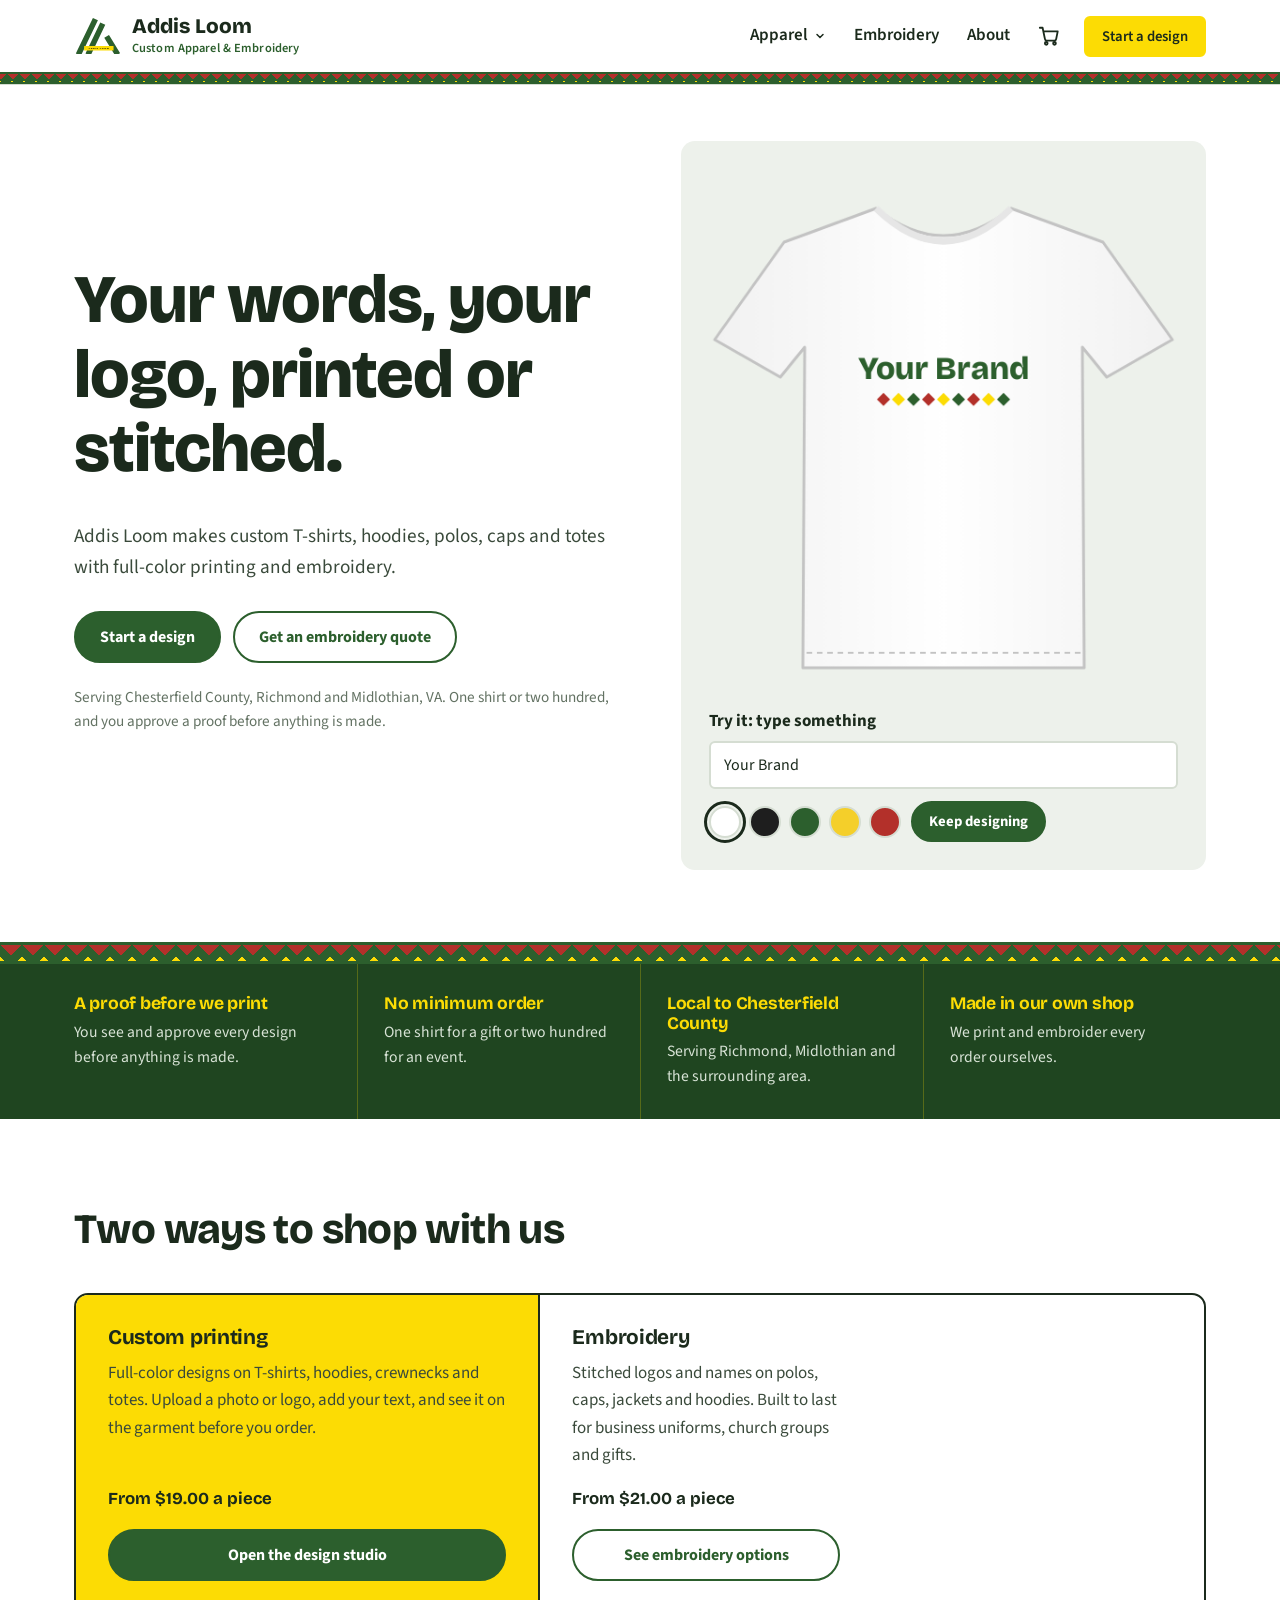
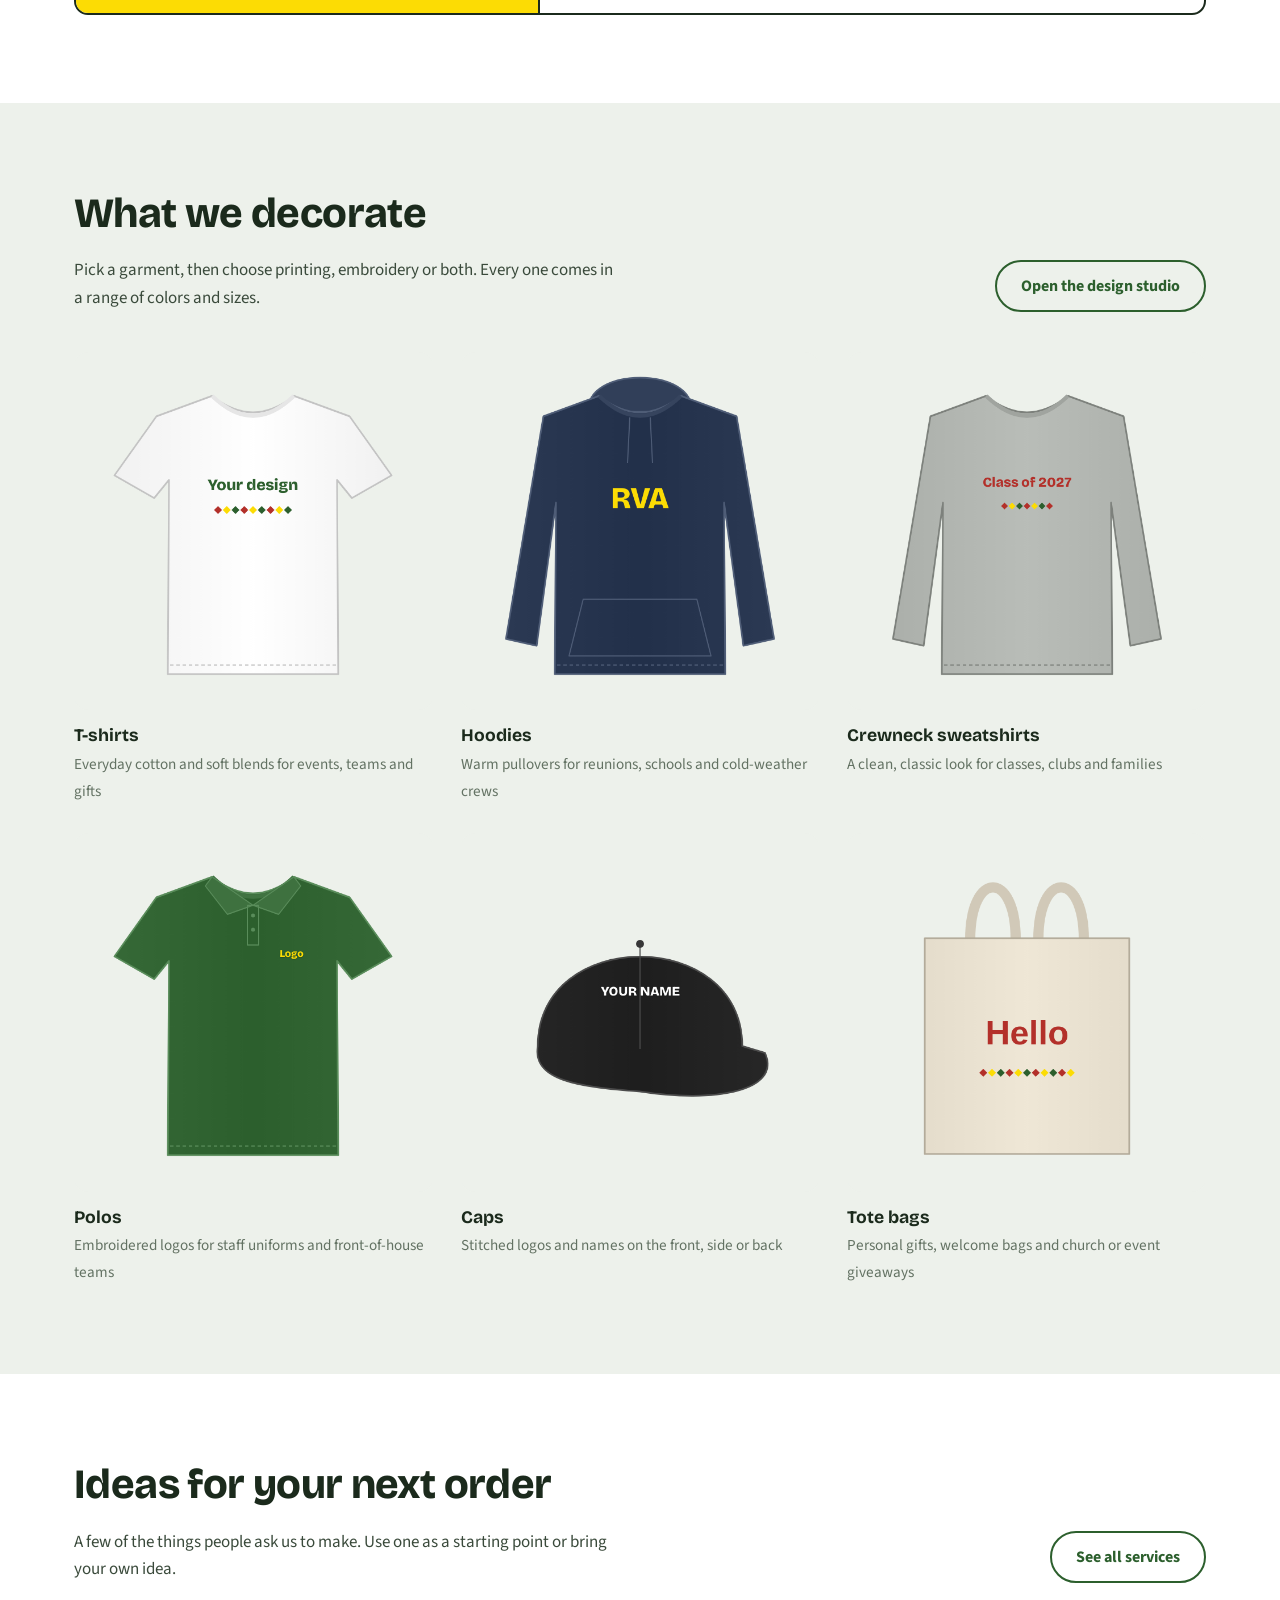
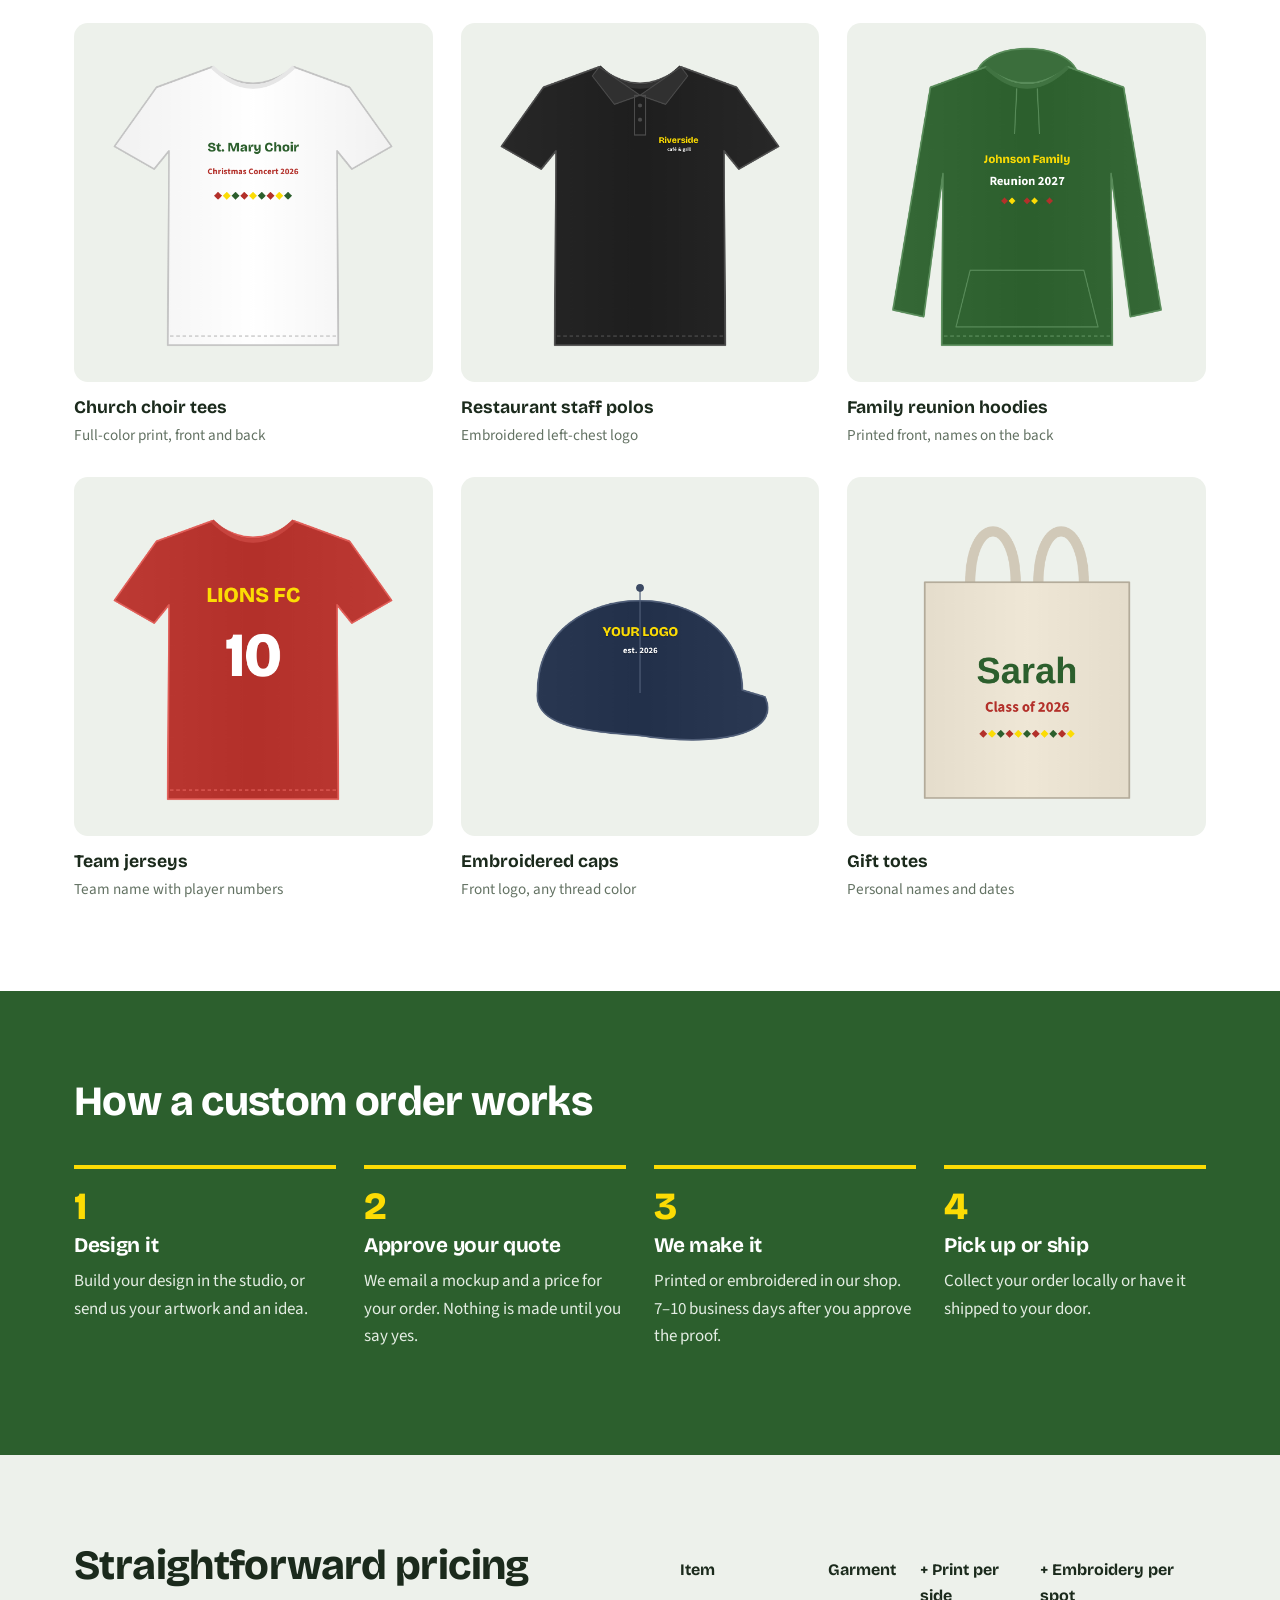
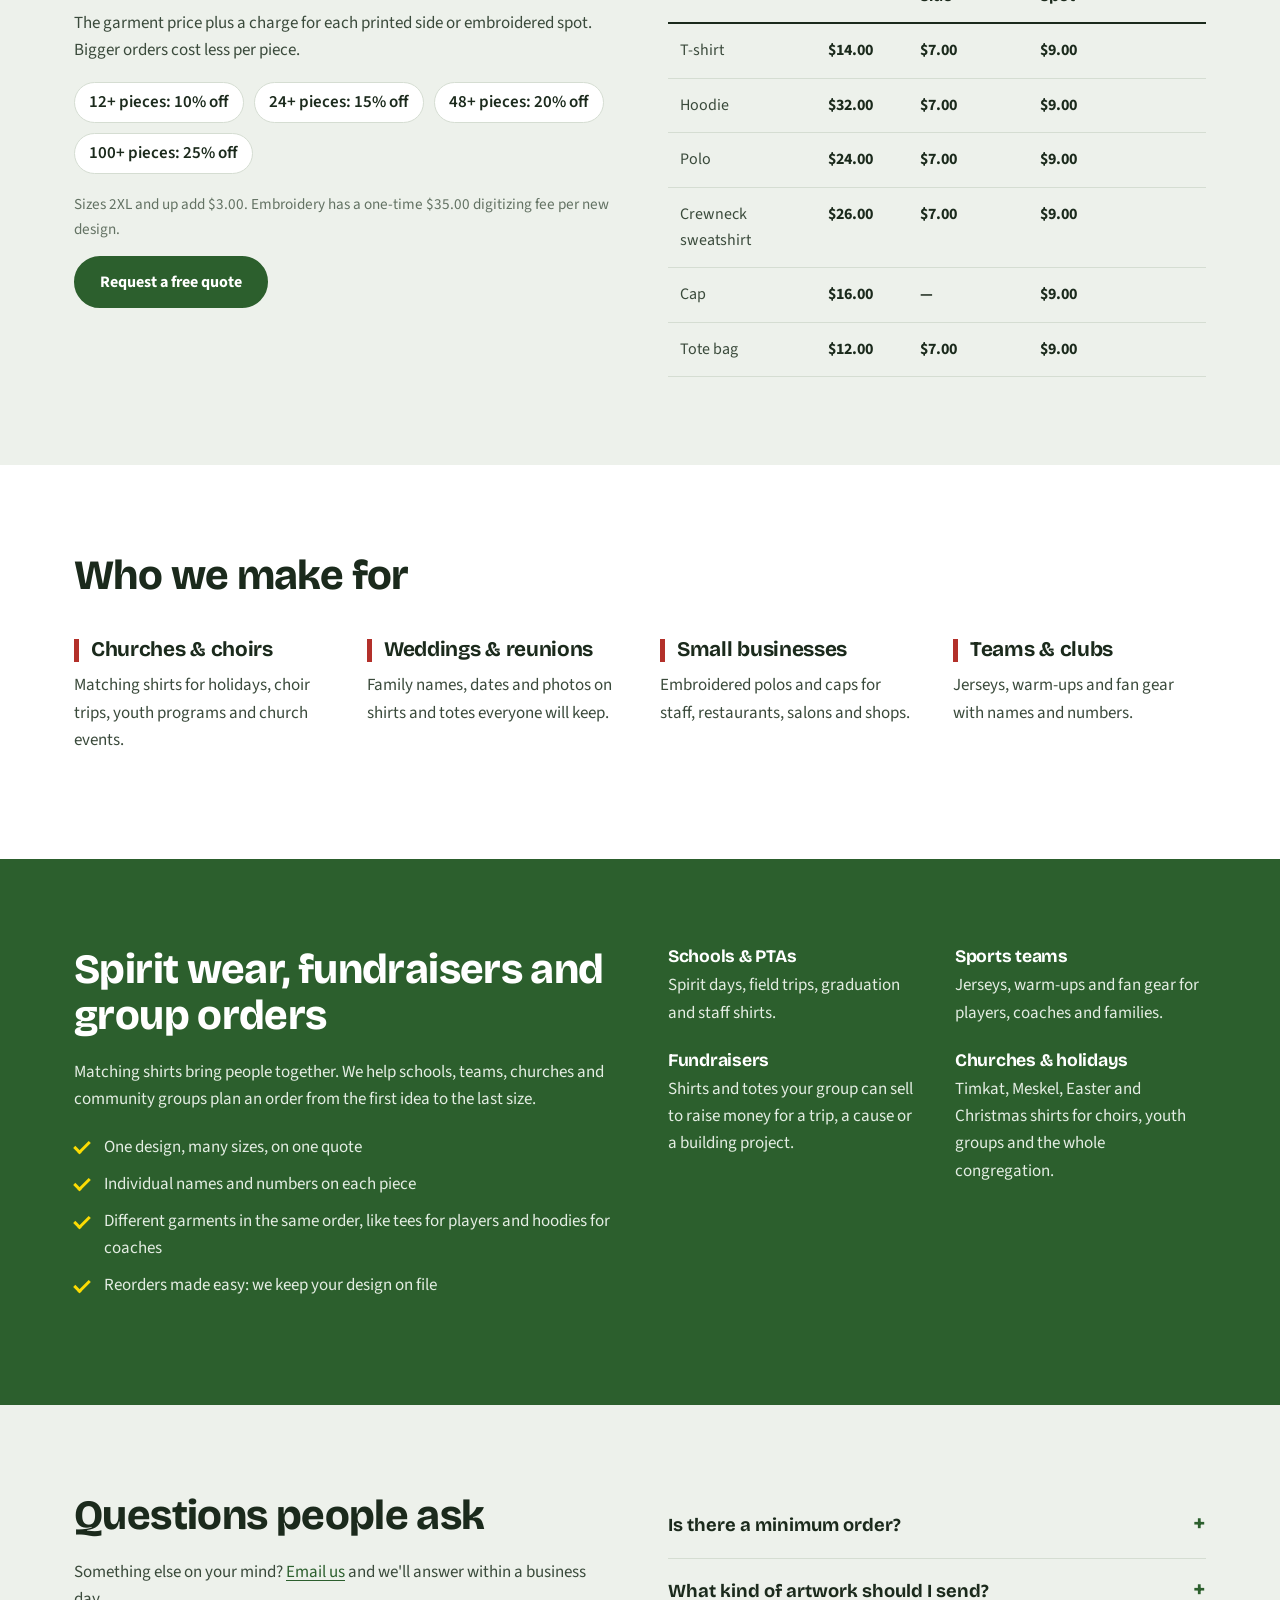
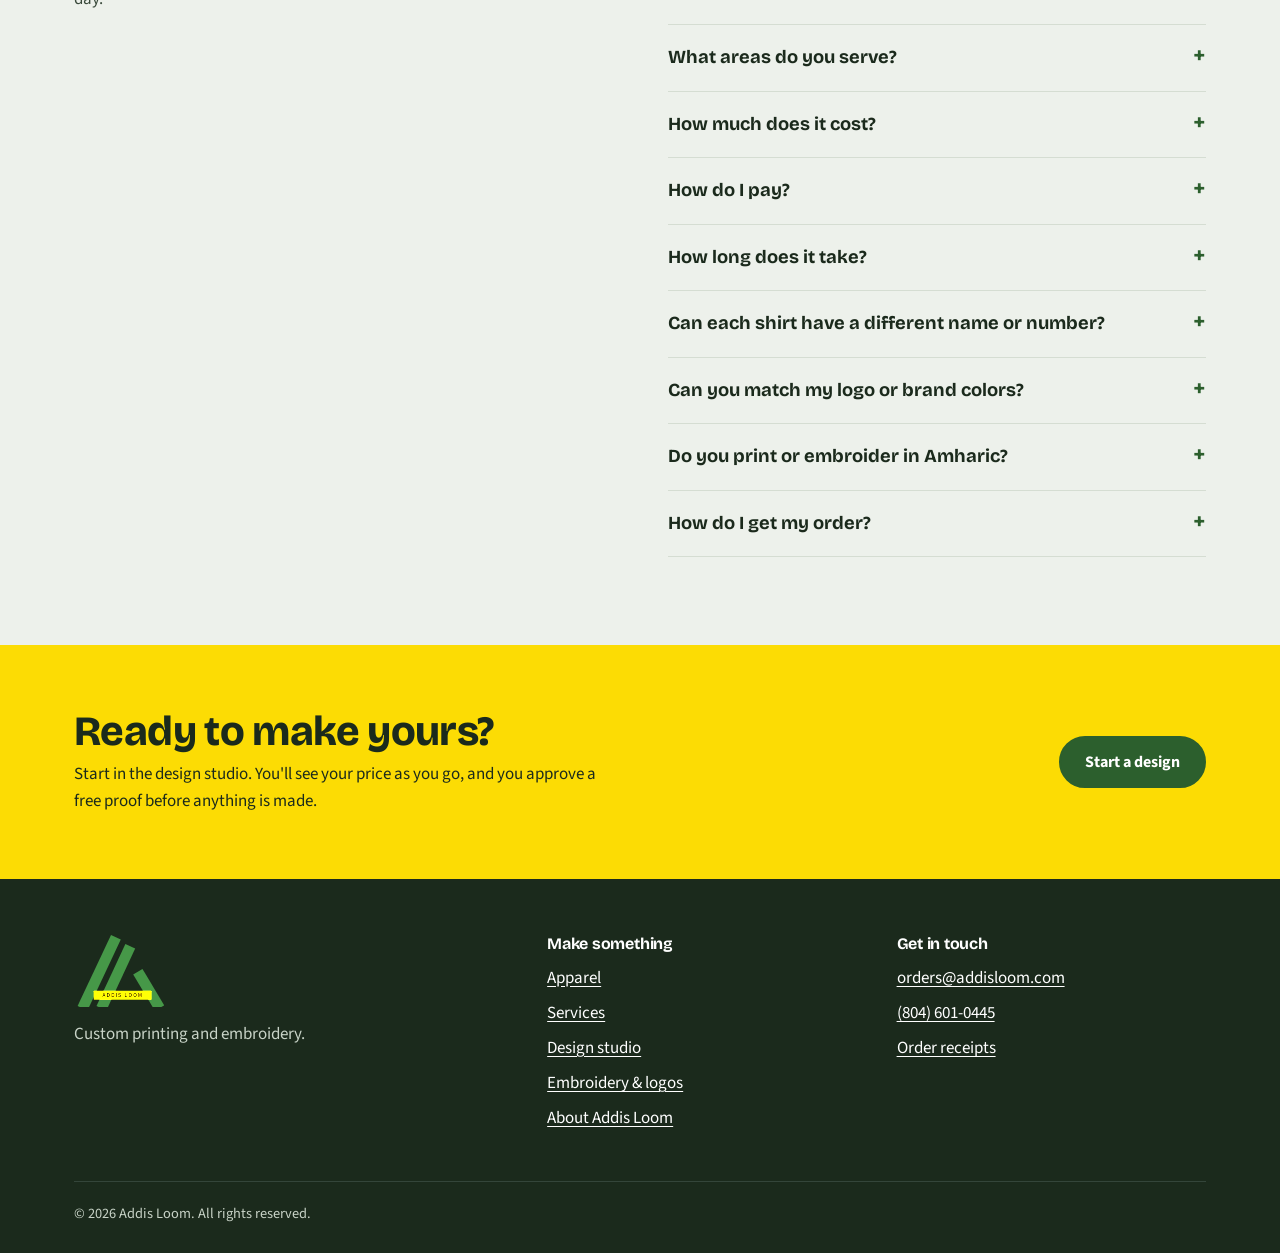
<file: index.html>
<!DOCTYPE html>
<html lang="en">
<head>
  <meta charset="UTF-8">
  <meta name="viewport" content="width=device-width, initial-scale=1.0">
  <title>Addis Loom | Custom T-Shirts, Printing &amp; Embroidery in Chesterfield, Richmond &amp; Midlothian, VA</title>
  <meta name="description" content="Custom T-shirts, hoodies, polos and caps with full-color printing and embroidery for businesses, churches, teams and families in Chesterfield County, Richmond and Midlothian, VA.">
  <meta property="og:title" content="Addis Loom — custom printing, embroidery & heritage goods">
  <meta property="og:description" content="Design your own shirts and caps with custom printing and embroidery.">
  <meta property="og:image" content="https://addisloom.com/logo.svg">
  <link rel="icon" href="assets/img/favicon.svg" type="image/svg+xml">
  <link rel="preconnect" href="https://fonts.googleapis.com">
  <link rel="preconnect" href="https://fonts.gstatic.com" crossorigin>
  <link href="https://fonts.googleapis.com/css2?family=Bricolage+Grotesque:opsz,wght@12..96,500..800&family=Source+Sans+3:wght@400;600;700&display=swap" rel="stylesheet">
  <link rel="stylesheet" href="assets/css/styles.css">
  <script type="application/ld+json">
  {
    "@context": "https://schema.org",
    "@type": "LocalBusiness",
    "name": "Addis Loom",
    "description": "Custom T-shirt printing and embroidery for businesses, churches, teams and families.",
    "url": "https://addisloom.com/",
    "logo": "https://addisloom.com/logo.svg",
    "email": "orders@addisloom.com",
    "areaServed": [
      { "@type": "AdministrativeArea", "name": "Chesterfield County, VA" },
      { "@type": "City", "name": "Richmond, VA" },
      { "@type": "City", "name": "Midlothian, VA" }
    ]
  }
  </script>
</head>
<body data-page="home">
  <header id="site-header"></header>

  <main id="main">
    <section class="hero">
      <div class="wrap hero-grid">
        <div>
          <h1>Your words, your logo, printed or stitched.</h1>
          <p class="lede">Addis Loom makes custom T-shirts, hoodies, polos, caps and totes with full-color printing and embroidery.</p>
          <div class="actions">
            <a class="btn" href="design.html">Start a design</a>
            <a class="btn ghost" href="embroidery.html">Get an embroidery quote</a>
          </div>
          <p class="muted">Serving Chesterfield County, Richmond and Midlothian, VA. One shirt or two hundred, and you approve a proof before anything is made.</p>
        </div>

        <div class="hero-try">
          <canvas id="heroShirt" width="500" height="560" aria-label="Preview of a T-shirt with your text"></canvas>
          <label for="heroText" style="margin-top:14px">Try it: type something</label>
          <input id="heroText" type="text" maxlength="28" value="Your Brand" autocomplete="off">
          <div class="row">
            <div class="swatch-row" id="heroSwatches" role="group" aria-label="Shirt color"></div>
            <a class="btn small" id="heroGo" href="design.html">Keep designing</a>
          </div>
        </div>
      </div>
    </section>

    <div class="tibeb" aria-hidden="true"></div>

    <section class="band-dark" aria-label="What you can count on">
      <div class="wrap commitments">
        <div><h3>A proof before we print</h3><p>You see and approve every design before anything is made.</p></div>
        <div><h3>No minimum order</h3><p>One shirt for a gift or two hundred for an event.</p></div>
        <div><h3>Local to Chesterfield County</h3><p>Serving Richmond, Midlothian and the surrounding area.</p></div>
        <div><h3>Made in our own shop</h3><p>We print and embroider every order ourselves.</p></div>
      </div>
    </section>

    <section class="section">
      <div class="wrap">
        <div class="section-head">
          <h2>Two ways to shop with us</h2>
        </div>
        <div class="paths">
          <div class="path lead">
            <h3>Custom printing</h3>
            <p>Full-color designs on T-shirts, hoodies, crewnecks and totes. Upload a photo or logo, add your text, and see it on the garment before you order.</p>
            <div class="from" id="fromPrint"></div>
            <a class="btn" href="design.html">Open the design studio</a>
          </div>
          <div class="path">
            <h3>Embroidery</h3>
            <p>Stitched logos and names on polos, caps, jackets and hoodies. Built to last for business uniforms, church groups and gifts.</p>
            <div class="from" id="fromEmb"></div>
            <a class="btn ghost" href="embroidery.html">See embroidery options</a>
          </div>
        </div>
      </div>
    </section>

    <section class="section mist">
      <div class="wrap">
        <div class="section-head row">
          <div>
            <h2>What we decorate</h2>
            <p style="margin:0">Pick a garment, then choose printing, embroidery or both. Every one comes in a range of colors and sizes.</p>
          </div>
          <a class="btn ghost" href="design.html">Open the design studio</a>
        </div>
        <div class="cat-grid">
          <a class="cat-card" href="design.html?garment=tee"><div class="work-media"><canvas data-idea="cat-tee" width="500" height="560" role="img" aria-label="White T-shirt with a printed design"></canvas></div><strong>T-shirts</strong><span>Everyday cotton and soft blends for events, teams and gifts</span></a>
          <a class="cat-card" href="design.html?garment=hoodie"><div class="work-media"><canvas data-idea="cat-hoodie" width="500" height="560" role="img" aria-label="Navy hoodie with a printed design"></canvas></div><strong>Hoodies</strong><span>Warm pullovers for reunions, schools and cold-weather crews</span></a>
          <a class="cat-card" href="design.html?garment=crew"><div class="work-media"><canvas data-idea="cat-crew" width="500" height="560" role="img" aria-label="Grey crewneck sweatshirt with a printed design"></canvas></div><strong>Crewneck sweatshirts</strong><span>A clean, classic look for classes, clubs and families</span></a>
          <a class="cat-card" href="design.html?garment=polo&amp;method=embroidery"><div class="work-media"><canvas data-idea="cat-polo" width="500" height="560" role="img" aria-label="Green polo with an embroidered chest logo"></canvas></div><strong>Polos</strong><span>Embroidered logos for staff uniforms and front-of-house teams</span></a>
          <a class="cat-card" href="design.html?garment=cap&amp;method=embroidery"><div class="work-media"><canvas data-idea="cat-cap" width="500" height="560" role="img" aria-label="Black cap with an embroidered name"></canvas></div><strong>Caps</strong><span>Stitched logos and names on the front, side or back</span></a>
          <a class="cat-card" href="design.html?garment=tote"><div class="work-media"><canvas data-idea="cat-tote" width="500" height="560" role="img" aria-label="Natural tote bag with a printed name"></canvas></div><strong>Tote bags</strong><span>Personal gifts, welcome bags and church or event giveaways</span></a>
        </div>
      </div>
    </section>

    <section class="section">
      <div class="wrap">
        <div class="section-head row">
          <div>
            <h2 id="workHead">Ideas for your next order</h2>
            <p style="margin:0">A few of the things people ask us to make. Use one as a starting point or bring your own idea.</p>
          </div>
          <a class="btn ghost" href="services.html">See all services</a>
        </div>
        <div class="work-grid" data-work="6" data-head-id="workHead"></div>
      </div>
    </section>

    <section class="section forest">
      <div class="wrap">
        <div class="section-head">
          <h2>How a custom order works</h2>
        </div>
        <ol class="steps">
          <li><h3>Design it</h3><p>Build your design in the studio, or send us your artwork and an idea.</p></li>
          <li><h3>Approve your quote</h3><p>We email a mockup and a price for your order. Nothing is made until you say yes.</p></li>
          <li><h3>We make it</h3><p>Printed or embroidered in our shop. <span id="turnaround"></span>.</p></li>
          <li><h3>Pick up or ship</h3><p>Collect your order locally or have it shipped to your door.</p></li>
        </ol>
      </div>
    </section>

    <section class="section mist">
      <div class="wrap split" style="align-items:start">
        <div>
          <h2 id="priceHead">Straightforward pricing</h2>
          <p id="priceIntro">The garment price plus a charge for each printed side or embroidered spot. Bigger orders cost less per piece.</p>
          <div class="tiers" id="tiers"></div>
          <p class="muted" style="margin-top:18px" id="pricingNotes"></p>
          <a class="btn" id="quoteBtn" href="contact.html" hidden>Request a free quote</a>
        </div>
        <div class="table-scroll" id="priceBox">
          <table class="price-table" id="priceTable">
            <thead><tr><th>Item</th><th>Garment</th><th>+ Print per side</th><th>+ Embroidery per spot</th></tr></thead>
            <tbody></tbody>
          </table>
        </div>
      </div>
    </section>

    <section class="section">
      <div class="wrap">
        <div class="section-head"><h2>Who we make for</h2></div>
        <div class="groups">
          <div><h3>Churches &amp; choirs</h3><p>Matching shirts for holidays, choir trips, youth programs and church events.</p></div>
          <div><h3>Weddings &amp; reunions</h3><p>Family names, dates and photos on shirts and totes everyone will keep.</p></div>
          <div><h3>Small businesses</h3><p>Embroidered polos and caps for staff, restaurants, salons and shops.</p></div>
          <div><h3>Teams &amp; clubs</h3><p>Jerseys, warm-ups and fan gear with names and numbers.</p></div>
        </div>
      </div>
    </section>

    <section class="section forest">
      <div class="wrap split" style="align-items:start">
        <div>
          <h2>Spirit wear, fundraisers and group orders</h2>
          <p>Matching shirts bring people together. We help schools, teams, churches and community groups plan an order from the first idea to the last size.</p>
          <ul class="check-list" style="margin-top:20px">
            <li>One design, many sizes, on one quote</li>
            <li>Individual names and numbers on each piece</li>
            <li>Different garments in the same order, like tees for players and hoodies for coaches</li>
            <li>Reorders made easy: we keep your design on file</li>
          </ul>
        </div>
        <div class="spirit-list" style="margin-top:0">
          <div><h3>Schools &amp; PTAs</h3><p>Spirit days, field trips, graduation and staff shirts.</p></div>
          <div><h3>Sports teams</h3><p>Jerseys, warm-ups and fan gear for players, coaches and families.</p></div>
          <div><h3>Fundraisers</h3><p>Shirts and totes your group can sell to raise money for a trip, a cause or a building project.</p></div>
          <div><h3>Churches &amp; holidays</h3><p>Timkat, Meskel, Easter and Christmas shirts for choirs, youth groups and the whole congregation.</p></div>
        </div>
      </div>
    </section>

    <section class="section forest" data-reviews-section>
      <div class="wrap">
        <div class="section-head"><h2>What customers say</h2></div>
        <div class="reviews" data-reviews></div>
      </div>
    </section>

    <section class="section mist">
      <div class="wrap split" style="align-items:start">
        <div>
          <h2>Questions people ask</h2>
          <p>Something else on your mind? <a data-email href="#">Email us</a> and we'll answer within a business day.</p>
        </div>
        <div class="faq">
          <details><summary>Is there a minimum order?</summary><p>No. Printed items can be ordered one at a time. Embroidery is also available from one piece; a one-time digitizing fee applies to each new design.</p></details>
          <details><summary>What kind of artwork should I send?</summary><p>A high-resolution PNG, PDF, SVG or AI file works best. A phone photo of a sketch is fine for a starting point — we'll clean it up and send a proof.</p></details>
          <details><summary>What areas do you serve?</summary><p>We're based in Chesterfield County and serve customers across Richmond, Midlothian and the surrounding area. Orders can also be shipped.</p></details>
          <details><summary>How much does it cost?</summary><p>It depends on the garment, the number of pieces, and how many colors and placements your design has. Send your design or idea and we'll reply with a free quote within one business day. Larger orders cost less per piece.</p></details>
          <details><summary>How do I pay?</summary><p>After you approve your quote and proof, we email you a secure Stripe invoice that you can pay online by card. You don't need an account. If you've saved your details with Stripe's Link before, just enter your email and a one-time code to check out faster.</p></details>
          <details><summary>How long does it take?</summary><p id="faqTurn"></p></details>
          <details><summary>Can each shirt have a different name or number?</summary><p>Yes. Send a list of names, numbers and sizes with your order and we'll put each one on its own piece. It's popular for teams, choirs and family reunions.</p></details>
          <details><summary>Can you match my logo or brand colors?</summary><p>We match your colors as closely as ink and thread allow, and you'll see the result on your proof before anything is made.</p></details>
          <details><summary>Do you print or embroider in Amharic?</summary><p>Yes. You can type Amharic in the design studio or send us the text, and you'll see exactly how it looks on your proof.</p></details>
          <details><summary>How do I get my order?</summary><p>When your order is ready, we'll contact you to arrange a local pick-up in the Chesterfield County area, or ship it to your door.</p></details>
        </div>
      </div>
    </section>
    <section class="cta-band">
      <div class="wrap">
        <div>
          <h2>Ready to make yours?</h2>
          <p>Start in the design studio. You'll see your price as you go, and you approve a free proof before anything is made.</p>
        </div>
        <div class="actions">
          <a class="btn" href="design.html">Start a design</a>
        </div>
      </div>
    </section>
  </main>

  <footer id="site-footer"></footer>

  <script src="assets/js/config.js"></script>
  <script src="assets/js/site.js"></script>
  <script>
  (function () {
    const { config: C, money, drawGarment, AREAS } = window.Addis;
    // Price hooks
    const g = C.garments, m = C.methods;
    const minPrint = Math.min(...Object.values(g).filter((x) => x.printOk !== false).map((x) => x.base)) + m.print.perSide;
    const minEmb = Math.min(...Object.values(g).filter((x) => x.embroideryOk).map((x) => x.base)) + m.embroidery.perLocation;
    const priced = C.showPrices;
    document.getElementById("fromPrint").textContent = priced ? "From " + money(minPrint) + " a piece" : "Free quote, no minimum";
    document.getElementById("fromEmb").textContent = priced ? "From " + money(minEmb) + " a piece" : "Free quote, no minimum";
    document.getElementById("turnaround").textContent = C.turnaround.charAt(0).toUpperCase() + C.turnaround.slice(1);
    document.getElementById("faqTurn").textContent = "Usually " + C.turnaround + ". " + C.rushNote;

    if (!priced) {
      document.getElementById("priceHead").textContent = "Pricing built around your order";
      document.getElementById("priceIntro").textContent = "Every order is different, so we quote each one. Your price depends on the garment, how many pieces you need, and how many colors and placements your design has. Larger orders cost less per piece.";
      document.getElementById("pricingNotes").textContent = "Send your design or idea and you'll have a free quote within one business day.";
      document.getElementById("priceBox").innerHTML = `<ul class="check-list" style="font-size:1.05rem">
        <li>Free quotes, no obligation</li><li>No minimum order</li><li>Lower prices on larger orders</li><li>A mockup to approve before anything is made</li></ul>`;
      document.getElementById("quoteBtn").hidden = false;
    } else {
    const tbody = document.querySelector("#priceTable tbody");
    tbody.innerHTML = Object.values(g).map((x) => `<tr><td>${x.label}</td><td class="num">${money(x.base)}</td><td class="num">${x.printOk === false ? "—" : money(m.print.perSide)}</td><td class="num">${x.embroideryOk ? money(m.embroidery.perLocation) : "—"}</td></tr>`).join("");
    document.getElementById("tiers").innerHTML = C.quantityDiscounts.map((d) => `<span class="tier">${d.min}+ pieces: ${Math.round(d.off * 100)}% off</span>`).join("");
    document.getElementById("pricingNotes").textContent = `Sizes 2XL and up add ${money(C.plusSizeUpcharge)}. Embroidery has a one-time ${money(m.embroidery.setup)} digitizing fee per new design.`;
    }

    // Hero try-on
    const cv = document.getElementById("heroShirt"), ctx = cv.getContext("2d");
    const input = document.getElementById("heroText");
    const picks = C.colors.slice(0, 5);
    let color = picks[0].hex;
    const sw = document.getElementById("heroSwatches");
    picks.forEach((c, i) => {
      const b = document.createElement("button");
      b.className = "swatch"; b.style.background = c.hex; b.type = "button";
      b.setAttribute("aria-label", c.name); b.setAttribute("aria-pressed", i === 0);
      b.onclick = () => { color = c.hex; sw.querySelectorAll(".swatch").forEach((s) => s.setAttribute("aria-pressed", s === b)); draw(); };
      sw.appendChild(b);
    });
    function draw() {
      ctx.clearRect(0, 0, 500, 560);
      drawGarment(ctx, "tee", color, "front");
      const [x, y, w, h] = AREAS.tee.front;
      const text = input.value.trim() || " ";
      const ink = window.Addis.isDark(color) ? "#FCDC04" : "#2C5F2D";
      let size = 64;
      ctx.font = `800 ${size}px "Bricolage Grotesque", sans-serif`;
      while (ctx.measureText(text).width > w + 20 && size > 18) { size -= 2; ctx.font = `800 ${size}px "Bricolage Grotesque", sans-serif`; }
      ctx.fillStyle = ink; ctx.textAlign = "center"; ctx.textBaseline = "middle";
      ctx.fillText(text, x + w / 2, y + 90);
      // small tibeb stripe under the text
      const sy = y + 90 + size * 0.7;
      for (let i = 0; i < 9; i++) {
        ctx.fillStyle = ["#B3302A", "#FCDC04", "#2C5F2D"][i % 3];
        ctx.beginPath(); const cx = x + w / 2 - 64 + i * 16;
        ctx.moveTo(cx, sy); ctx.lineTo(cx + 7, sy + 7); ctx.lineTo(cx, sy + 14); ctx.lineTo(cx - 7, sy + 7); ctx.closePath(); ctx.fill();
      }
      document.getElementById("heroGo").href = "design.html?text=" + encodeURIComponent(input.value) + "&color=" + encodeURIComponent(color);
    }
    input.addEventListener("input", draw);
    (document.fonts ? document.fonts.ready : Promise.resolve()).then(draw);
    draw();
  })();
  </script>
</body>
</html>
</file>
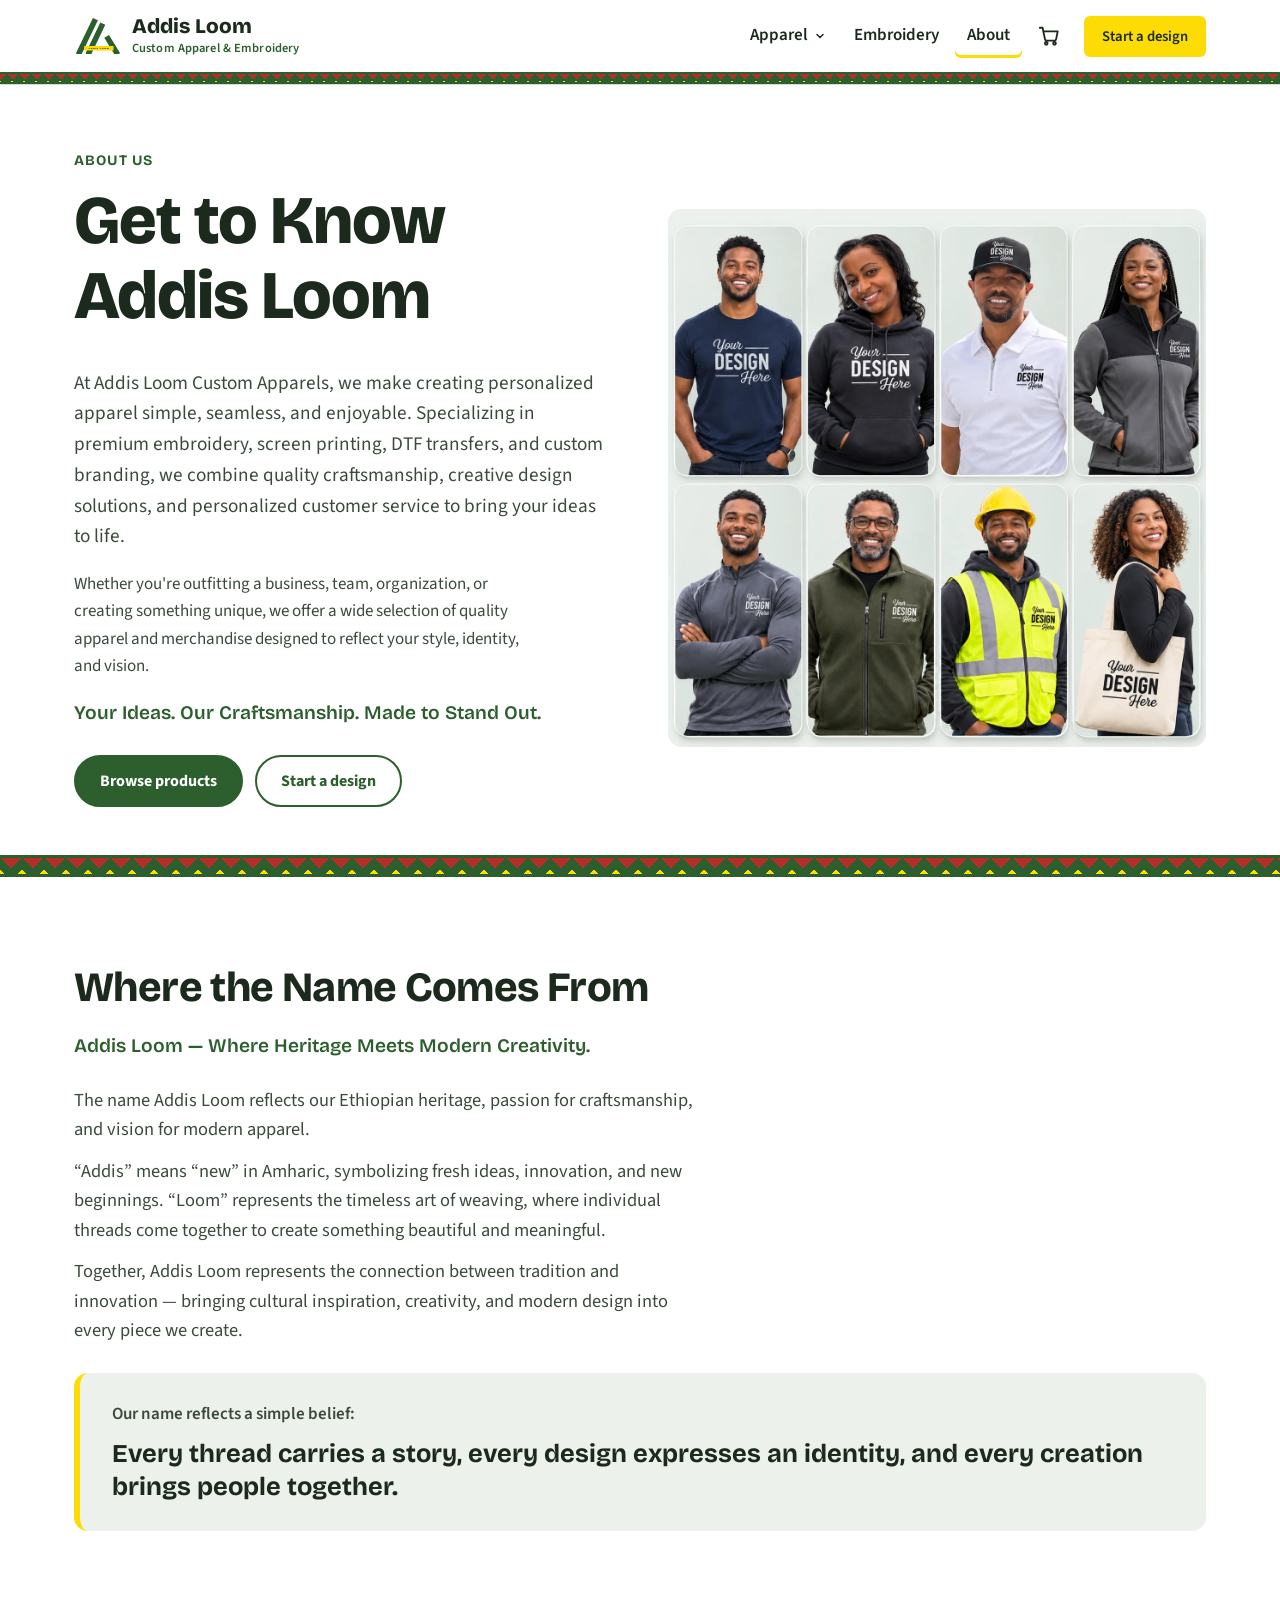
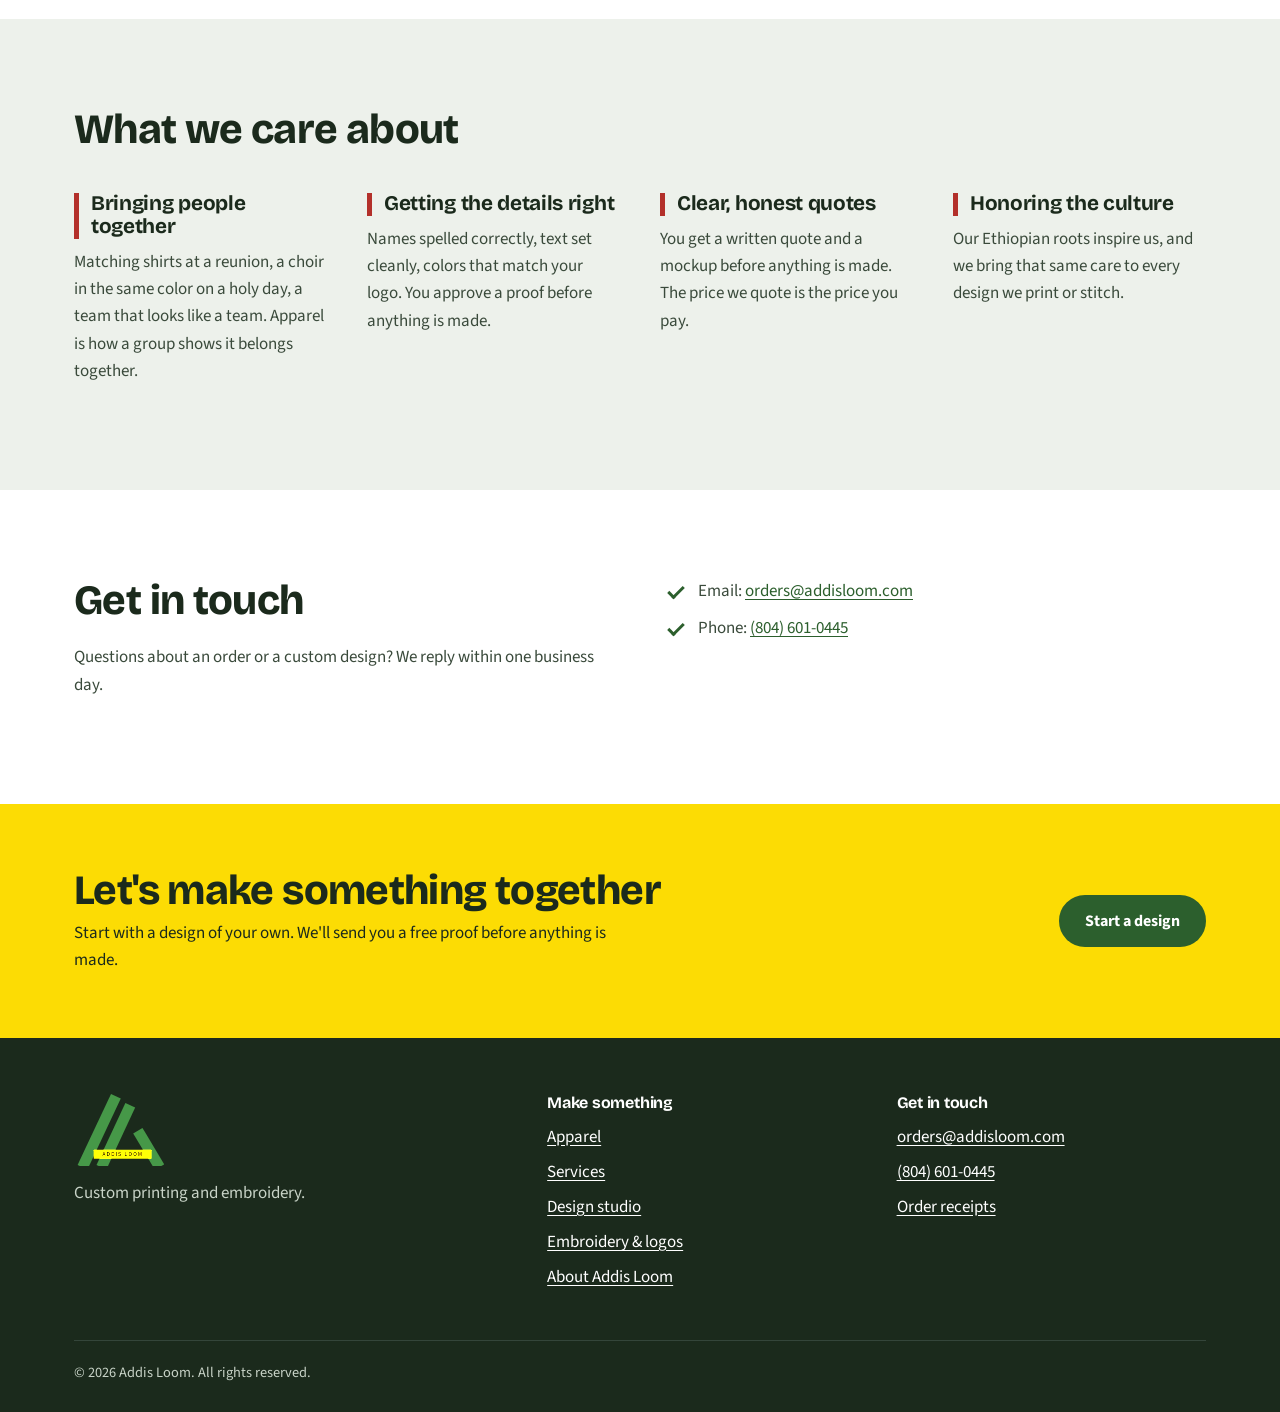
<file: about.html>
<!DOCTYPE html>
<html lang="en">
<head>
  <meta charset="UTF-8">
  <meta name="viewport" content="width=device-width, initial-scale=1.0">
  <title>About Addis Loom | Custom Apparel in Chesterfield County, VA</title>
  <meta name="description" content="Addis Loom makes custom printed and embroidered apparel for families, churches, businesses and teams.">
  <link rel="icon" href="assets/img/favicon.svg" type="image/svg+xml">
  <link rel="preconnect" href="https://fonts.googleapis.com">
  <link rel="preconnect" href="https://fonts.gstatic.com" crossorigin>
  <link href="https://fonts.googleapis.com/css2?family=Bricolage+Grotesque:opsz,wght@12..96,500..800&family=Source+Sans+3:wght@400;600;700&family=Playfair+Display:wght@700&display=swap" rel="stylesheet">
  <link rel="stylesheet" href="assets/css/styles.css">
  <style>
    .about-kicker { font-family: var(--display); font-weight: 700; text-transform: uppercase; letter-spacing: .08em; font-size: .9rem; color: var(--forest); margin: 0 0 12px; }
    .page-hero .about-body { max-width: 56ch; margin: 14px 0 0; }
    .about-actions { display: flex; flex-wrap: wrap; gap: 12px; margin-top: 26px; }
    .about-sub { font-family: var(--display); font-weight: 600; color: var(--forest); font-size: 1.2rem; margin: 10px 0 0; }
    .about-intro { font-size: 1.15rem; max-width: 70ch; margin: -16px 0 28px; }
    .about-belief { margin-top: 24px; padding: 28px 32px; border-left: 6px solid var(--gold); background: var(--mist); border-radius: var(--r-md); }
    .about-belief-lead { margin: 0; font-weight: 600; }
    .about-photo { aspect-ratio: auto; padding: 0; align-self: center; }
    .about-photo img { width: 100%; height: auto; border-radius: var(--r-md); }
    .about-belief-text { font-family: var(--display); font-weight: 700; font-size: clamp(1.25rem, 2.4vw, 1.6rem); color: var(--ink); margin: 8px 0 0; line-height: 1.3; }
  </style>
</head>
<body data-page="about">
  <header id="site-header"></header>

  <main id="main">
    <section class="page-hero">
      <div class="wrap split">
        <div>
          <p class="about-kicker">About Us</p>
          <h1>Get to Know Addis Loom</h1>
          <p class="lede">At Addis Loom Custom Apparels, we make creating personalized apparel simple, seamless, and enjoyable. Specializing in premium embroidery, screen printing, DTF transfers, and custom branding, we combine quality craftsmanship, creative design solutions, and personalized customer service to bring your ideas to life.</p>
          <p class="about-body">Whether you're outfitting a business, team, organization, or creating something unique, we offer a wide selection of quality apparel and merchandise designed to reflect your style, identity, and vision.</p>
          <p class="about-sub" style="margin-top:18px">Your Ideas. Our Craftsmanship. Made to Stand Out.</p>
          <div class="about-actions"><a class="btn" href="apparel.html">Browse products</a><a class="btn ghost" href="design.html">Start a design</a></div>
        </div>
        <div class="work-media about-photo"><img src="assets/img/about-apparel-v2.webp" width="1254" height="1254" alt="People wearing custom apparel with a Your Design Here mockup: a T-shirt, hoodie, cap and quarter-zip polo, fleece jacket, athletic quarter-zip, fleece jacket, safety vest and tote bag"></div>
      </div>
    </section>

    <div class="tibeb" aria-hidden="true"></div>

    <section class="section">
      <div class="wrap">
        <div class="section-head"><h2>Where the Name Comes From</h2><p class="about-sub">Addis Loom — Where Heritage Meets Modern Creativity.</p></div>
        <p class="about-intro">The name Addis Loom reflects our Ethiopian heritage, passion for craftsmanship, and vision for modern apparel.</p>
        <p class="about-intro">“Addis” means “new” in Amharic, symbolizing fresh ideas, innovation, and new beginnings. “Loom” represents the timeless art of weaving, where individual threads come together to create something beautiful and meaningful.</p>
        <p class="about-intro">Together, Addis Loom represents the connection between tradition and innovation — bringing cultural inspiration, creativity, and modern design into every piece we create.</p>
        <div class="about-belief">
          <p class="about-belief-lead">Our name reflects a simple belief:</p>
          <p class="about-belief-text">Every thread carries a story, every design expresses an identity, and every creation brings people together.</p>
        </div>
      </div>
    </section>

    <section class="section mist">
      <div class="wrap">
        <div class="section-head"><h2>What we care about</h2></div>
        <div class="groups">
          <div><h3>Bringing people together</h3><p>Matching shirts at a reunion, a choir in the same color on a holy day, a team that looks like a team. Apparel is how a group shows it belongs together.</p></div>
          <div><h3>Getting the details right</h3><p>Names spelled correctly, text set cleanly, colors that match your logo. You approve a proof before anything is made.</p></div>
          <div><h3>Clear, honest quotes</h3><p>You get a written quote and a mockup before anything is made. The price we quote is the price you pay.</p></div>
          <div><h3>Honoring the culture</h3><p>Our Ethiopian roots inspire us, and we bring that same care to every design we print or stitch.</p></div>
        </div>
      </div>
    </section>

    <section class="section forest" data-reviews-section>
      <div class="wrap">
        <div class="section-head"><h2>What customers say</h2></div>
        <div class="reviews" data-reviews></div>
      </div>
    </section>

    <section class="section">
      <div class="wrap split" style="align-items:start">
        <div>
          <h2>Get in touch</h2>
          <p>Questions about an order or a custom design? We reply within one business day.</p>
        </div>
        <ul class="check-list" id="contactList"></ul>
      </div>
    </section>

    <section class="cta-band">
      <div class="wrap">
        <div>
          <h2>Let's make something together</h2>
          <p>Start with a design of your own. We'll send you a free proof before anything is made.</p>
        </div>
        <div class="actions">
          <a class="btn" href="design.html">Start a design</a>
        </div>
      </div>
    </section>
  </main>

  <footer id="site-footer"></footer>

  <script src="assets/js/config.js"></script>
  <script src="assets/js/site.js"></script>
  <script>
    (function () {
      const { config: C, esc, paintIdeas } = window.Addis;
      const b = C.business, items = [];
      items.push(`Email: <a href="mailto:${esc(b.email)}">${esc(b.email)}</a>`);
      if (b.phone) items.push(`Phone: <a href="tel:${esc(b.phone.replace(/[^\d+]/g, ""))}">${esc(b.phone)}</a>`);
      if (b.serviceArea) items.push(esc(b.serviceArea));
      if (b.instagram) items.push(`Instagram: <a href="${esc(b.instagram)}" target="_blank" rel="noopener">follow our work</a>`);
      document.getElementById("contactList").innerHTML = items.map((i) => `<li>${i}</li>`).join("");
      paintIdeas();
    })();
  </script>
</body>
</html>
</file>
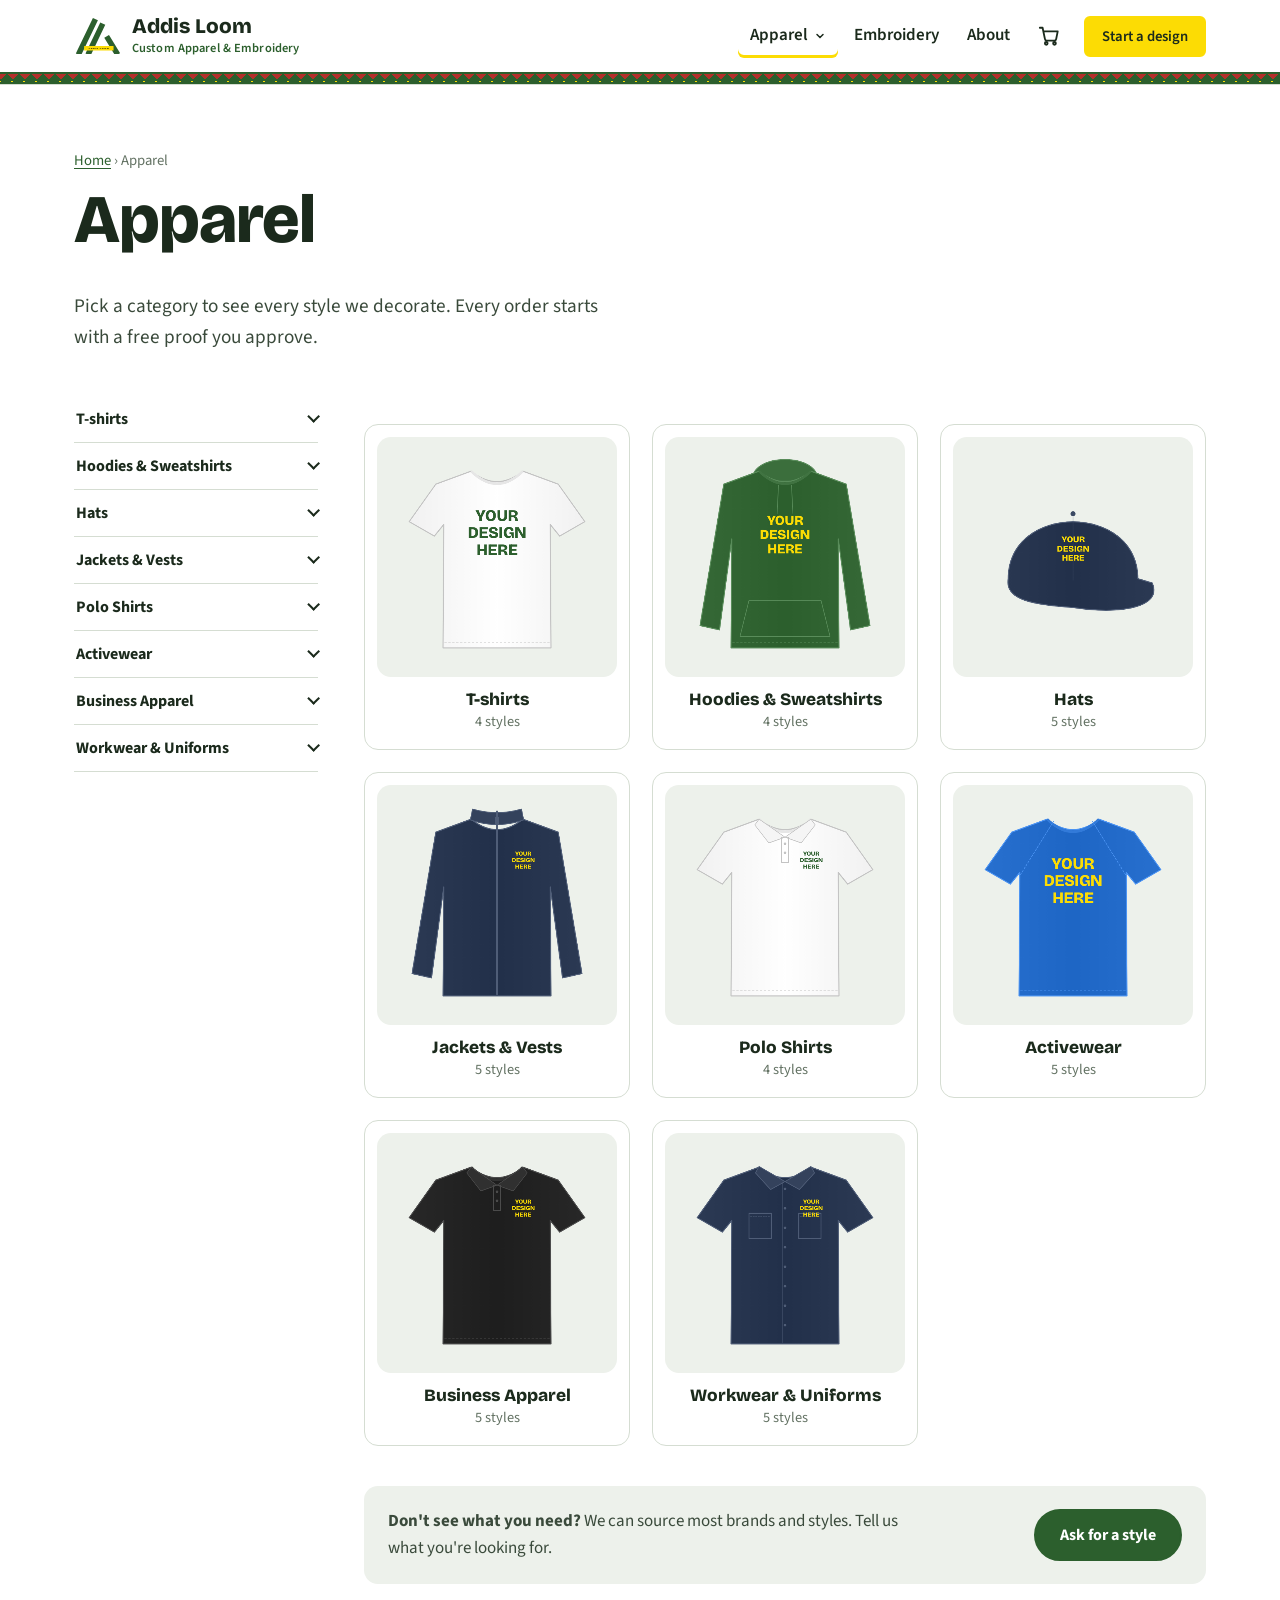
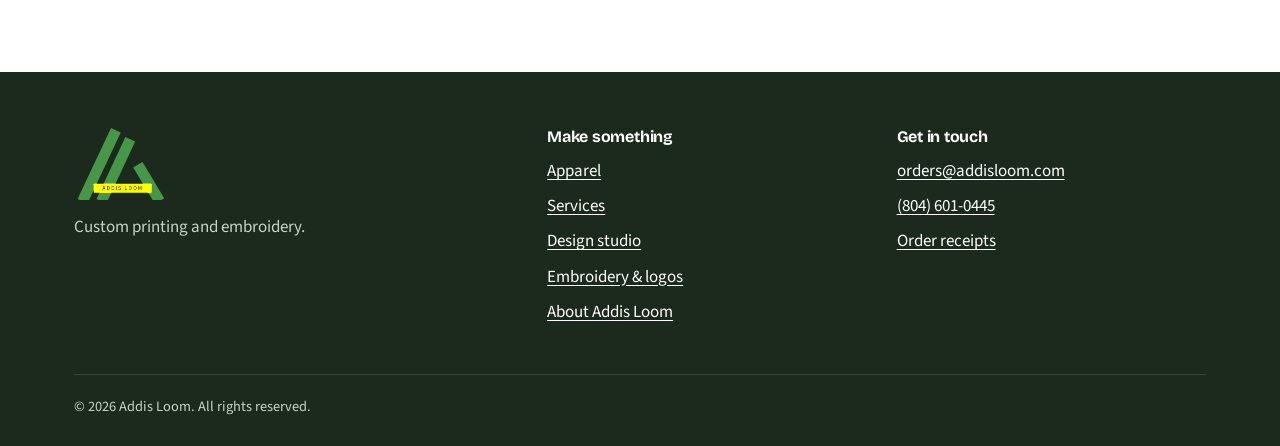
<file: apparel.html>
<!DOCTYPE html>
<html lang="en">
<head>
  <meta charset="UTF-8">
  <meta name="viewport" content="width=device-width, initial-scale=1.0">
  <title>Custom Apparel | T-shirts, Hoodies, Hats, Polos &amp; Uniforms | Addis Loom</title>
  <meta name="description" content="Shop custom apparel by category: T-shirts, hoodies and sweatshirts, hats, jackets and vests, polos, activewear, business apparel, workwear and uniforms. Printed or embroidered by Addis Loom.">
  <link rel="icon" href="assets/img/favicon.svg" type="image/svg+xml">
  <link rel="preconnect" href="https://fonts.googleapis.com">
  <link rel="preconnect" href="https://fonts.gstatic.com" crossorigin>
  <link href="https://fonts.googleapis.com/css2?family=Bricolage+Grotesque:opsz,wght@12..96,500..800&family=Source+Sans+3:wght@400;600;700&display=swap" rel="stylesheet">
  <link rel="stylesheet" href="assets/css/styles.css">
</head>
<body data-page="apparel">
  <header id="site-header"></header>

  <main id="main">
    <section class="page-hero" style="padding-bottom:24px">
      <div class="wrap">
        <nav class="crumbs" id="crumbs" aria-label="Breadcrumb"></nav>
        <h1 id="apparelTitle">Apparel</h1>
        <p class="lede" id="apparelLede">Pick a category to see every style we decorate. Every order starts with a free proof you approve.</p>
      </div>
    </section>

    <section style="padding-bottom:88px">
      <div class="wrap apparel-layout">
        <aside class="apparel-side" aria-label="Shop by category" id="apparelSide"></aside>
        <div>
          <div class="sub-chips" id="subChips" hidden></div>
          <div class="apparel-grid" id="apparelGrid"></div>
          <div class="apparel-help">
            <p><strong>Don't see what you need?</strong> We can source most brands and styles. Tell us what you're looking for.</p>
            <a class="btn" href="contact.html">Ask for a style</a>
          </div>
        </div>
      </div>
    </section>
  </main>

  <footer id="site-footer"></footer>

  <script src="assets/js/config.js"></script>
  <script src="assets/js/site.js"></script>
  <script src="assets/js/cart.js"></script>
  <script src="assets/js/apparel.js"></script>
</body>
</html>
</file>
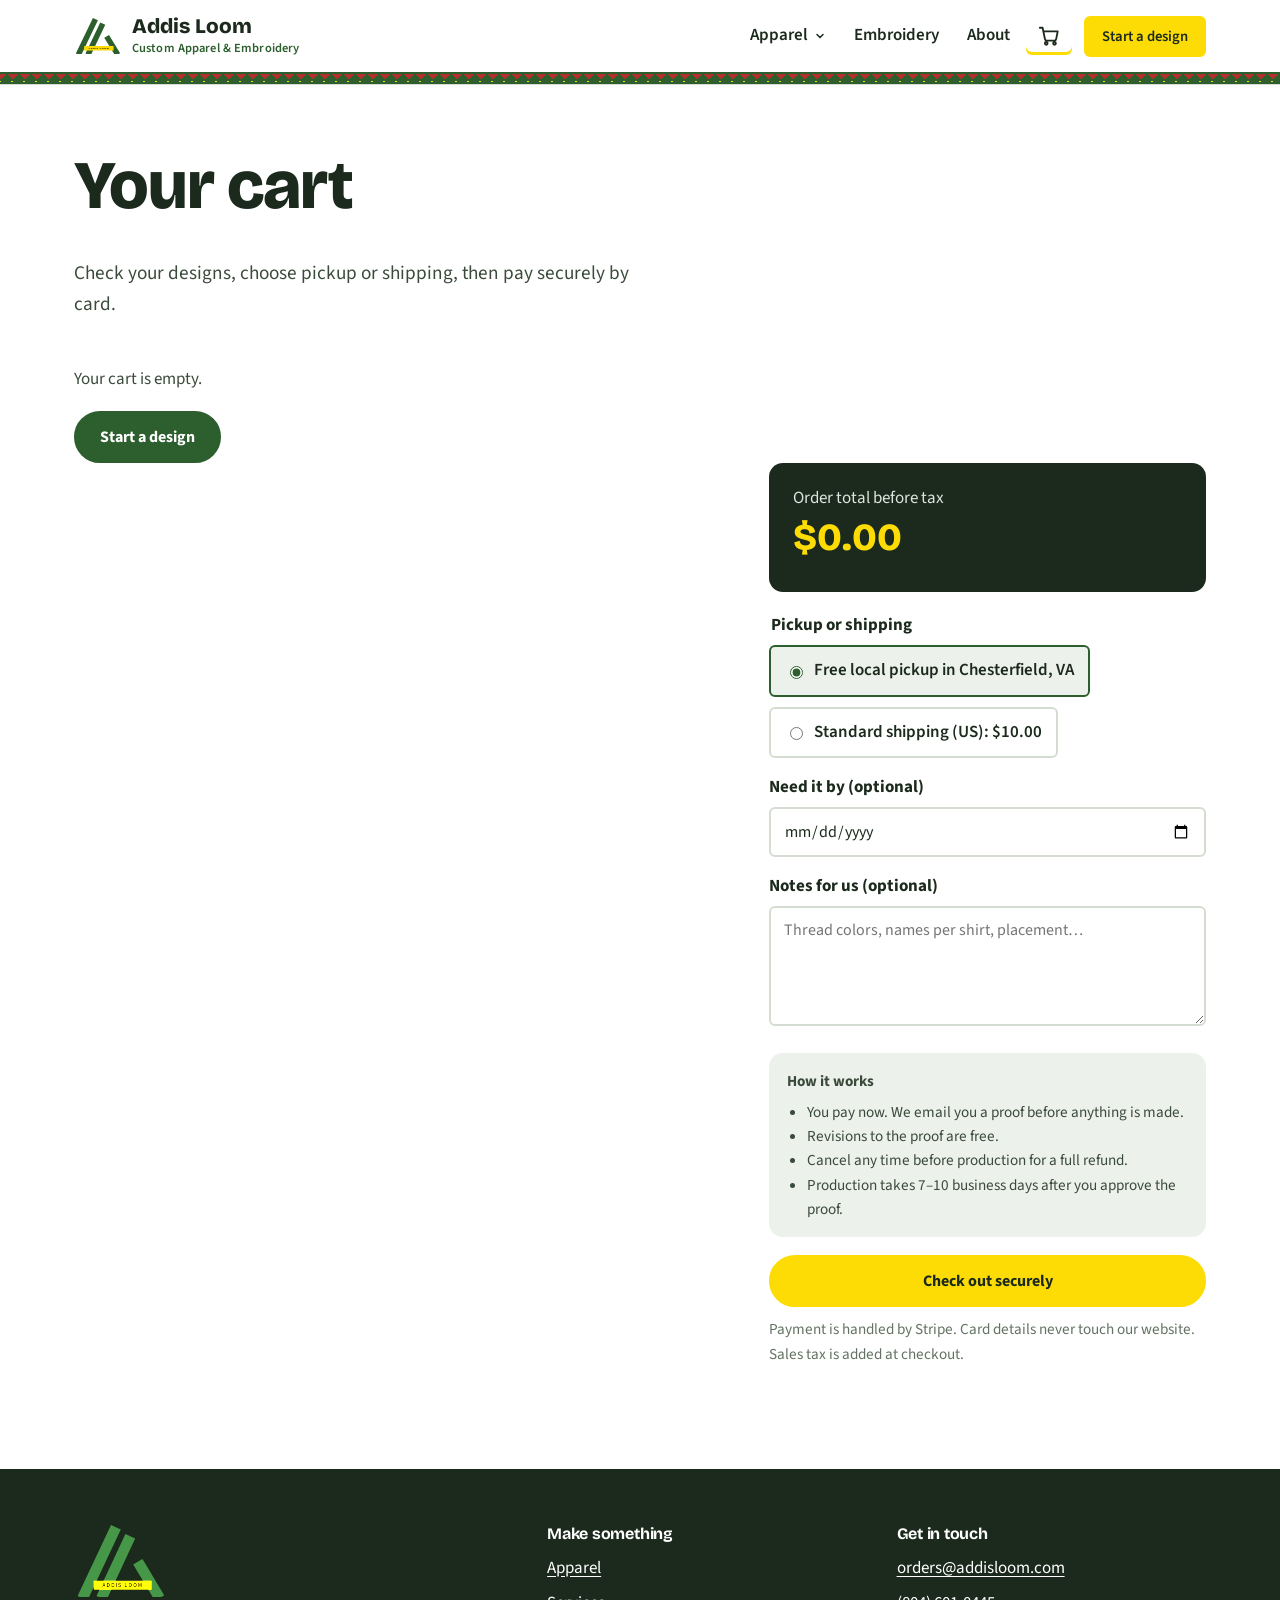
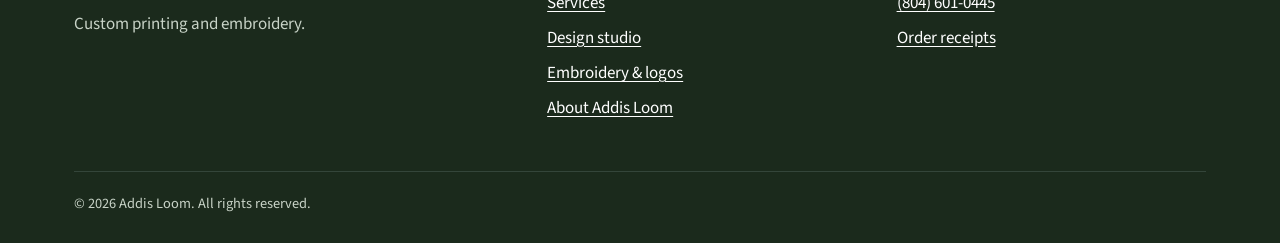
<file: cart.html>
<!DOCTYPE html>
<html lang="en">
<head>
  <meta charset="UTF-8">
  <meta name="viewport" content="width=device-width, initial-scale=1.0">
  <title>Your cart | Addis Loom</title>
  <meta name="robots" content="noindex">
  <link rel="icon" href="assets/img/favicon.svg" type="image/svg+xml">
  <link rel="preconnect" href="https://fonts.googleapis.com">
  <link rel="preconnect" href="https://fonts.gstatic.com" crossorigin>
  <link href="https://fonts.googleapis.com/css2?family=Bricolage+Grotesque:opsz,wght@12..96,500..800&family=Source+Sans+3:wght@400;600;700&display=swap" rel="stylesheet">
  <link rel="stylesheet" href="assets/css/styles.css">
  <style>
    a.cart-thumbs { position: relative; text-decoration: none; border-radius: var(--r-sm); }
    a.cart-thumbs img { transition: transform .15s ease, box-shadow .15s ease; }
    a.cart-thumbs:hover img, a.cart-thumbs:focus-visible img { transform: translateY(-2px); box-shadow: 0 4px 12px rgba(27,42,28,.18); border-color: var(--forest); }
    a.cart-thumbs:not(:empty)::after { content: "Edit"; position: absolute; left: 6px; top: 6px; background: var(--forest); color: #fff; font-size: .75rem; font-weight: 700; padding: 2px 8px; border-radius: 999px; }
    .cart-edit-title { color: inherit; text-decoration: none; }
    .cart-edit-title:hover { text-decoration: underline; }
    .cart-item .cart-edit-link { display: inline-block; margin-right: 14px; color: var(--forest); }
    .qty-steps { display: flex; flex-wrap: wrap; gap: 8px 16px; margin: 8px 0 4px; }
    .qty-step { display: inline-flex; align-items: center; gap: 6px; }
    .qty-size { font-weight: 600; color: var(--ink); min-width: 2.2em; font-size: .95rem; }
    .qty-step button { width: 30px; height: 30px; border-radius: 50%; border: 1.5px solid var(--forest); background: #fff; color: var(--forest); font-size: 1.1rem; font-weight: 700; line-height: 1; cursor: pointer; display: inline-grid; place-items: center; padding: 0; }
    .qty-step button:hover:not([disabled]) { background: var(--forest); color: #fff; }
    .qty-step button[disabled] { opacity: .35; cursor: not-allowed; }
    .qty-n { min-width: 1.8em; text-align: center; font-weight: 700; color: var(--ink); }
  </style>
</head>
<body data-page="cart">
  <header id="site-header"></header>

  <main id="main">
    <section class="page-hero" style="padding-bottom:28px">
      <div class="wrap">
        <h1>Your cart</h1>
        <p class="lede" id="cartLede">Check your designs, choose pickup or shipping, then pay securely by card.</p>
      </div>
    </section>

    <section style="padding-bottom:88px">
      <div class="wrap">
        <div id="cartEmpty" hidden>
          <p>Your cart is empty.</p>
          <a class="btn" href="design.html">Start a design</a>
        </div>
        <div id="cartOff" hidden>
          <p>Online ordering isn't open yet. Design your shirt and request a free quote instead.</p>
          <a class="btn" href="design.html">Open the design studio</a>
        </div>

        <div class="cart-layout" id="cartFull" hidden>
          <ul class="cart-items" id="cartItems"></ul>

          <aside class="cart-summary">
            <div class="estimate">
              <div>Order total before tax</div>
              <div class="total" id="sumTotal">$0.00</div>
              <dl id="sumLines"></dl>
            </div>

            <form id="checkoutForm" novalidate style="margin-top:20px">
              <fieldset class="field" style="border:0;padding:0;margin:0">
                <legend>Pickup or shipping</legend>
                <div class="radio-cards" id="deliveryPick"></div>
              </fieldset>
              <div class="field" style="margin-top:16px">
                <label for="neededBy">Need it by (optional)</label>
                <input id="neededBy" type="date">
              </div>
              <div class="field" style="margin-top:16px">
                <label for="cartNotes">Notes for us (optional)</label>
                <textarea id="cartNotes" maxlength="2000" placeholder="Thread colors, names per shirt, placement…"></textarea>
              </div>

              <div class="policy">
                <strong>How it works</strong>
                <ul>
                  <li>You pay now. We email you a proof before anything is made.</li>
                  <li>Revisions to the proof are free.</li>
                  <li>Cancel any time before production for a full refund.</li>
                  <li id="turnLine"></li>
                </ul>
              </div>

              <button class="btn gold" type="submit" id="checkoutBtn" style="margin-top:18px;width:100%">Check out securely</button>
              <p class="muted" style="margin-top:10px">Payment is handled by Stripe. Card details never touch our website. Sales tax is added at checkout.</p>
              <div class="form-status" role="status" id="checkoutStatus"></div>
            </form>
          </aside>
        </div>
      </div>
    </section>
  </main>

  <footer id="site-footer"></footer>

  <script src="assets/js/config.js"></script>
  <script src="assets/js/site.js"></script>
  <script src="assets/js/cart.js"></script>
  <script>
  (function () {
    const { config: C, money, esc } = window.Addis;
    const Cart = window.AddisCart;
    const $ = (s) => document.querySelector(s);

    if (!C.cartOn) { $("#cartOff").hidden = false; $("#cartLede").hidden = true; return; }
    $("#turnLine").textContent = "Production takes " + C.turnaround + ".";

    const ship = C.shipping || {};
    $("#deliveryPick").innerHTML = `
      <label><input type="radio" name="delivery" value="pickup" checked> ${esc(ship.pickupLabel || "Local pickup")}</label>
      <label><input type="radio" name="delivery" value="ship"> ${esc(ship.flatLabel || "Shipping")}: ${money(ship.flatRate || 0)}</label>`;
    $("#deliveryPick").addEventListener("change", summary);

    const thumbs = {};
    async function draw() {
      const items = Cart.list();
      $("#cartEmpty").hidden = items.length > 0;
      $("#cartFull").hidden = !items.length;
      if (!items.length) return;
      $("#cartItems").innerHTML = items.map((it) => {
        const g = C.garments[it.garment] || { label: it.garment };
        const m = C.methods[it.method] || { label: it.method };
        const p = Cart.priceItem(it);
        const total = Object.values(it.qty).reduce((a, n) => a + (n || 0), 0);
        const steppers = Object.entries(it.qty).map(([s, n]) => `
              <div class="qty-step">
                <span class="qty-size">${s === "ONE" ? "Quantity" : esc(s)}</span>
                <button type="button" data-step="-1" data-size="${esc(s)}" aria-label="One fewer${s === "ONE" ? "" : " " + esc(s)}"${total <= 1 ? " disabled" : ""}>&minus;</button>
                <span class="qty-n" aria-live="polite">${n}</span>
                <button type="button" data-step="1" data-size="${esc(s)}" aria-label="One more${s === "ONE" ? "" : " " + esc(s)}"${n >= 5000 ? " disabled" : ""}>+</button>
              </div>`).join("");
        const where = it.front && it.back ? "Front and back" : it.front ? "Front" : "Back";
        const editUrl = "design.html?edit=" + encodeURIComponent(it.id);
        return `<li class="cart-item" data-id="${esc(it.id)}">
          <a class="cart-thumbs" data-thumbs href="${editUrl}" title="Edit this design" aria-label="Edit this ${esc(g.label)} design"></a>
          <div>
            <h3><a class="cart-edit-title" href="${editUrl}">${esc(g.label)} × ${p.count}</a></h3>
            <p class="meta-line">${esc(it.colorName)} · ${esc(m.label)} · ${where}</p>
            <div class="qty-steps">${steppers}
            </div>
            ${p.off ? `<p class="meta-line">${Math.round(p.off * 100)}% quantity discount applied</p>` : ""}
            ${p.setup ? `<p class="meta-line">Includes ${money(p.setup)} one-time digitizing</p>` : ""}
            <a class="linkish cart-edit-link" href="${editUrl}">Edit</a>
            <button class="linkish" type="button" data-remove>Remove</button>
          </div>
          <div class="price">${money(p.total)}</div>
        </li>`;
      }).join("");
      for (const li of document.querySelectorAll(".cart-item")) {
        const id = li.dataset.id;
        if (!thumbs[id]) thumbs[id] = await Cart.art(id).catch(() => null);
        const a = thumbs[id];
        if (a && a.mockups) li.querySelector("[data-thumbs]").innerHTML =
          ["front", "back"].filter((s) => a.mockups[s]).map((s) => `<img src="${a.mockups[s]}" alt="${s} of the design">`).join("");
      }
      summary();
    }

    function summary() {
      const items = Cart.list();
      let goods = 0, setup = 0;
      items.forEach((it) => { const p = Cart.priceItem(it); goods += p.line; setup += p.setup; });
      const shipping = document.querySelector("input[name=delivery]:checked").value === "ship" ? (ship.flatRate || 0) : 0;
      const lines = [[`Items (${items.length} design${items.length > 1 ? "s" : ""})`, money(goods)]];
      if (setup) lines.push(["Digitizing", money(setup)]);
      lines.push([shipping ? "Shipping" : "Pickup", shipping ? money(shipping) : "Free"]);
      lines.push(["Sales tax", "At checkout"]);
      $("#sumLines").innerHTML = lines.map(([a, b]) => `<dt>${esc(a)}</dt><dd>${esc(b)}</dd>`).join("");
      $("#sumTotal").textContent = money(goods + setup + shipping);
    }

    $("#cartItems").addEventListener("click", async (e) => {
      const step = e.target.closest("[data-step]");
      if (step) {
        const id = step.closest(".cart-item").dataset.id;
        const it = Cart.list().find((i) => i.id === id);
        if (!it) return;
        const qty = { ...it.qty }, size = step.dataset.size;
        const total = Object.values(qty).reduce((a, n) => a + (n || 0), 0);
        const next = (qty[size] || 0) + Number(step.dataset.step);
        if (next > 5000 || (next < (qty[size] || 0) && total <= 1)) return;
        if (next <= 0) delete qty[size]; else qty[size] = next;
        Cart.setQty(id, qty);
        draw();
        return;
      }
      if (!e.target.matches("[data-remove]")) return;
      await Cart.remove(e.target.closest(".cart-item").dataset.id);
      draw();
    });

    $("#checkoutForm").addEventListener("submit", async (e) => {
      e.preventDefault();
      const status = $("#checkoutStatus"), btn = $("#checkoutBtn");
      if (!C.checkout.endpoint) { status.className = "form-status err"; status.textContent = "Checkout isn't connected yet. Please request a quote from the design studio."; return; }
      btn.disabled = true; btn.textContent = "Uploading your designs…";
      status.className = "form-status"; status.textContent = "";
      try {
        const items = [];
        for (const it of Cart.list()) {
          const a = (await Cart.art(it.id)) || {};
          items.push({ garment: it.garment, color: it.color, method: it.method, front: it.front, back: it.back, qty: it.qty,
            frontDesc: it.frontDesc, backDesc: it.backDesc, mockups: a.mockups || {}, uploads: a.uploads || [] });
        }
        const res = await fetch(C.checkout.endpoint.replace(/\/$/, "") + "/checkout", {
          method: "POST", headers: { "Content-Type": "application/json" },
          body: JSON.stringify({ items, delivery: document.querySelector("input[name=delivery]:checked").value,
            neededBy: $("#neededBy").value, notes: $("#cartNotes").value })
        });
        const data = await res.json().catch(() => ({}));
        if (!res.ok || !data.url) throw new Error(data.error || "Checkout didn't start. Please try again.");
        btn.textContent = "Opening secure checkout…";
        location.href = data.url;
      } catch (err) {
        status.className = "form-status err";
        status.innerHTML = `${esc(err.message || "Checkout didn't start.")} You can also email us at <a href="mailto:${esc(C.business.email)}">${esc(C.business.email)}</a>.`;
        btn.disabled = false; btn.textContent = "Check out securely";
      }
    });

    draw();
  })();
  </script>
</body>
</html>
</file>
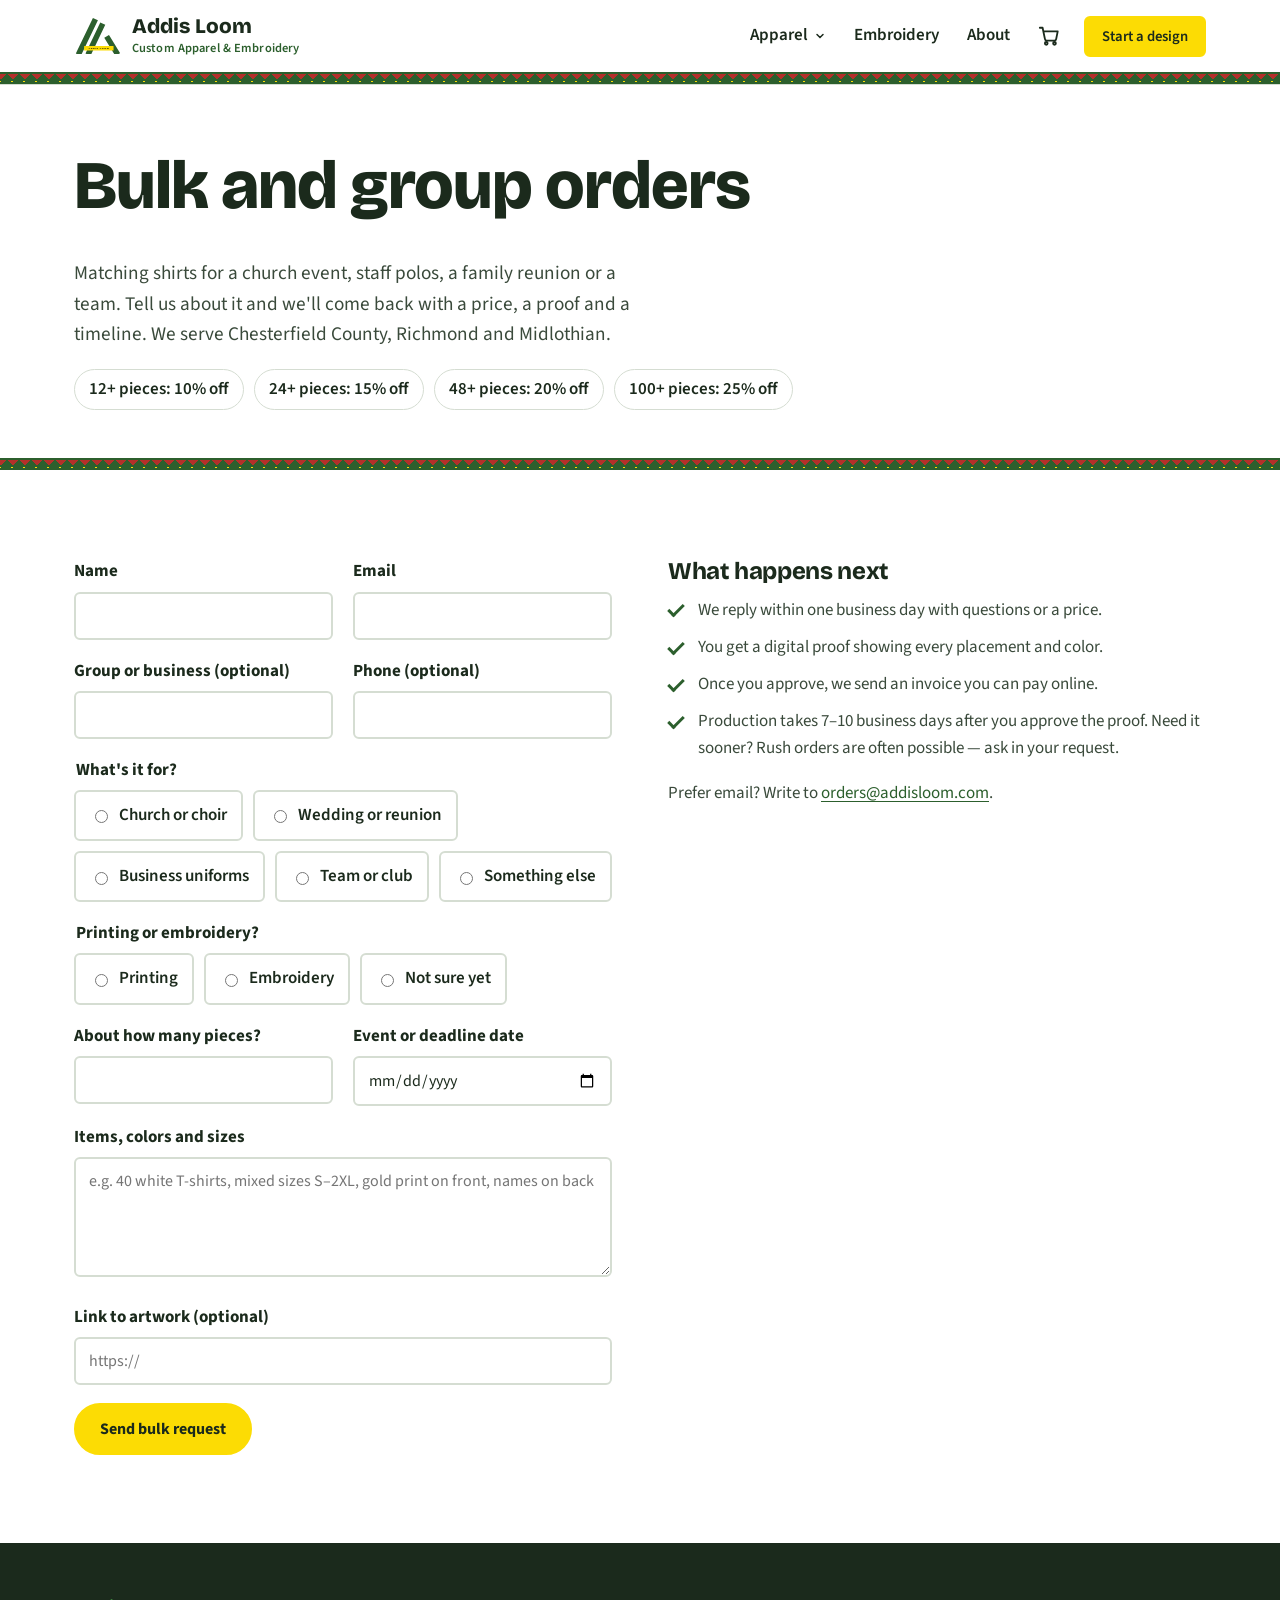
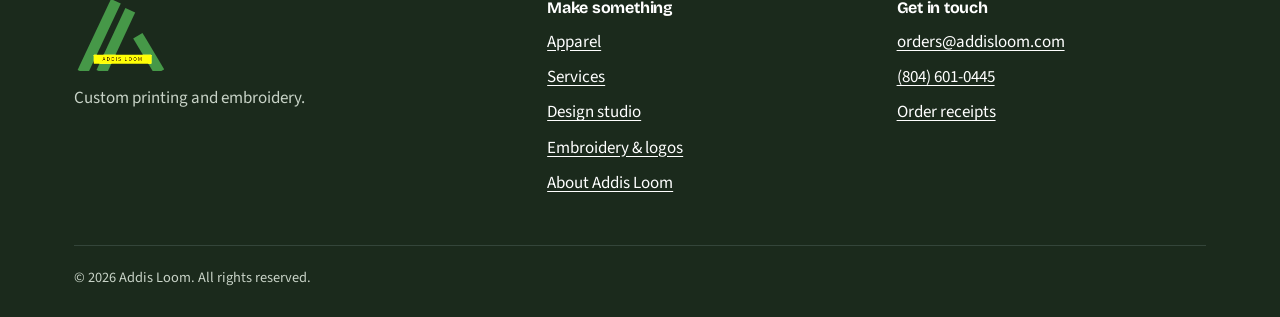
<file: contact.html>
<!DOCTYPE html>
<html lang="en">
<head>
  <meta charset="UTF-8">
  <meta name="viewport" content="width=device-width, initial-scale=1.0">
  <title>Bulk &amp; Group Orders in Chesterfield, Richmond &amp; Midlothian, VA | Addis Loom</title>
  <meta name="description" content="Custom shirts, hoodies and embroidered gear for churches, weddings, reunions, businesses and teams. Request a bulk quote from Addis Loom.">
  <link rel="icon" href="assets/img/favicon.svg" type="image/svg+xml">
  <link rel="preconnect" href="https://fonts.googleapis.com">
  <link rel="preconnect" href="https://fonts.gstatic.com" crossorigin>
  <link href="https://fonts.googleapis.com/css2?family=Bricolage+Grotesque:opsz,wght@12..96,500..800&family=Source+Sans+3:wght@400;600;700&display=swap" rel="stylesheet">
  <link rel="stylesheet" href="assets/css/styles.css">
</head>
<body data-page="contact">
  <header id="site-header"></header>

  <main id="main">
    <section class="page-hero">
      <div class="wrap">
        <h1>Bulk and group orders</h1>
        <p class="lede">Matching shirts for a church event, staff polos, a family reunion or a team. Tell us about it and we'll come back with a price, a proof and a timeline. We serve Chesterfield County, Richmond and Midlothian.</p>
        <div class="tiers" id="tiers"></div>
      </div>
    </section>

    <div class="tibeb thin" aria-hidden="true"></div>

    <section class="section">
      <div class="wrap split" style="align-items:start">
        <form data-request="Bulk order request" novalidate>
          <div class="form-grid">
            <div class="field"><label for="cName">Name</label><input id="cName" name="name" type="text" required autocomplete="name"></div>
            <div class="field"><label for="cEmail">Email</label><input id="cEmail" name="email" type="email" required autocomplete="email"></div>
            <div class="field"><label for="cOrg">Group or business (optional)</label><input id="cOrg" name="organization" type="text" autocomplete="organization"></div>
            <div class="field"><label for="cPhone">Phone (optional)</label><input id="cPhone" name="phone" type="tel" autocomplete="tel"></div>
            <fieldset class="field full">
              <legend>What's it for?</legend>
              <div class="radio-cards">
                <label><input type="radio" name="occasion" value="Church or choir" required> Church or choir</label>
                <label><input type="radio" name="occasion" value="Wedding or reunion"> Wedding or reunion</label>
                <label><input type="radio" name="occasion" value="Business uniforms"> Business uniforms</label>
                <label><input type="radio" name="occasion" value="Team or club"> Team or club</label>
                <label><input type="radio" name="occasion" value="Other"> Something else</label>
              </div>
            </fieldset>
            <fieldset class="field full">
              <legend>Printing or embroidery?</legend>
              <div class="radio-cards">
                <label><input type="radio" name="method" value="Printing" required> Printing</label>
                <label><input type="radio" name="method" value="Embroidery"> Embroidery</label>
                <label><input type="radio" name="method" value="Not sure"> Not sure yet</label>
              </div>
            </fieldset>
            <div class="field"><label for="cQty">About how many pieces?</label><input id="cQty" name="quantity" type="number" min="1" required></div>
            <div class="field"><label for="cDate">Event or deadline date</label><input id="cDate" name="needed_by" type="date"></div>
            <div class="field full"><label for="cItems">Items, colors and sizes</label><textarea id="cItems" name="details" placeholder="e.g. 40 white T-shirts, mixed sizes S–2XL, gold print on front, names on back"></textarea></div>
            <div class="field full"><label for="cLink">Link to artwork (optional)</label><input id="cLink" name="artwork_link" type="text" placeholder="https://"></div>
          </div>
          <button class="btn gold" type="submit" style="margin-top:18px">Send bulk request</button>
          <div class="form-status" role="status"></div>
        </form>

        <aside>
          <h2 style="font-size:1.5rem">What happens next</h2>
          <ul class="check-list">
            <li>We reply within one business day with questions or a price.</li>
            <li>You get a digital proof showing every placement and color.</li>
            <li>Once you approve, we send an invoice you can pay online.</li>
            <li id="turnLine"></li>
          </ul>
          <p>Prefer email? Write to <a data-email href="#"></a>.</p>
        </aside>
      </div>
    </section>
  </main>

  <footer id="site-footer"></footer>

  <script src="assets/js/config.js"></script>
  <script src="assets/js/site.js"></script>
  <script>
    (function () {
      const { config: C } = window.Addis;
      if (C.showPrices) document.getElementById("tiers").innerHTML = C.quantityDiscounts.map((d) => `<span class="tier">${d.min}+ pieces: ${Math.round(d.off * 100)}% off</span>`).join("");
      document.getElementById("turnLine").textContent = "Production takes " + C.turnaround + ". " + C.rushNote;
      const item = new URLSearchParams(location.search).get("item");
      if (item) document.getElementById("cItems").value = "I'm interested in: " + item;
    })();
  </script>
</body>
</html>
</file>
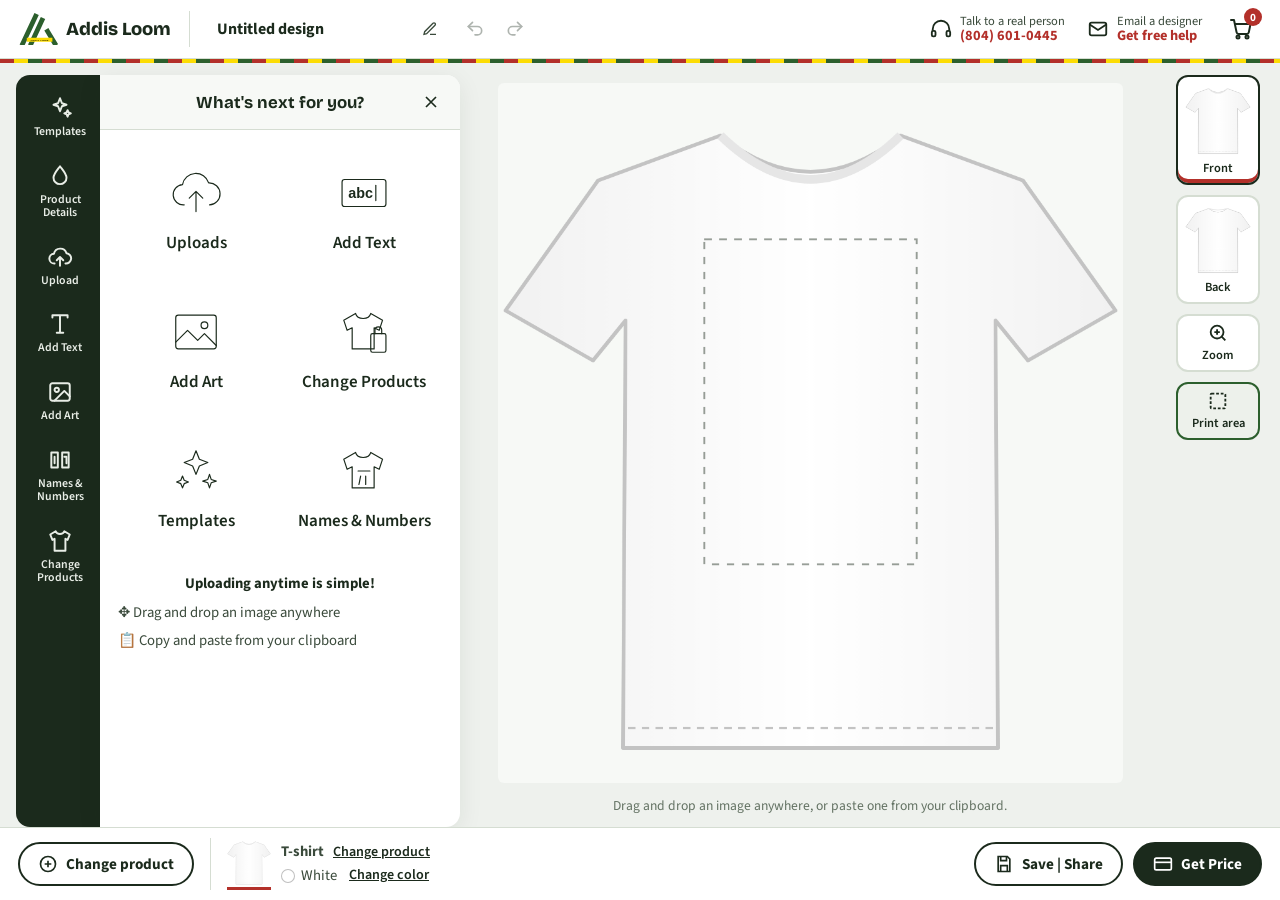
<file: design.html>
<!DOCTYPE html>
<html lang="en">
<head>
  <meta charset="UTF-8">
  <meta name="viewport" content="width=device-width, initial-scale=1.0, viewport-fit=cover">
  <title>Design Studio | Custom Shirts, Hoodies &amp; Caps | Addis Loom, Chesterfield VA</title>
  <meta name="description" content="Design your own T-shirt, hoodie, polo, cap or tote. Add text, clip art or your logo, choose printing or embroidery, see your price and order online.">
  <link rel="icon" href="assets/img/favicon.svg" type="image/svg+xml">
  <link rel="preconnect" href="https://fonts.googleapis.com">
  <link rel="preconnect" href="https://fonts.gstatic.com" crossorigin>
  <link href="https://fonts.googleapis.com/css2?family=Bricolage+Grotesque:opsz,wght@12..96,500..800&family=Source+Sans+3:wght@400;600;700&family=Playfair+Display:wght@700&family=Pacifico&family=Anton&family=Bebas+Neue&family=Oswald:wght@700&family=Lobster&family=Permanent+Marker&family=Abril+Fatface&family=Bungee&family=Caveat:wght@700&family=Righteous&family=Great+Vibes&family=Graduate&family=Noto+Sans+Ethiopic:wght@700&family=Noto+Serif+Ethiopic:wght@700&display=swap" rel="stylesheet">
  <link rel="stylesheet" href="assets/css/styles.css">
  <link rel="stylesheet" href="assets/css/design-lab.css">
</head>
<body data-page="design" class="lab-body">
  <a class="skip" href="#labStage">Skip to the design area</a>

  <!-- ===== Top bar ===== -->
  <header class="lab-top">
    <a class="lab-brand" href="/" aria-label="Addis Loom home"><img src="logo.svg" alt="" width="40" height="32"><span>Addis Loom</span></a>
    <div class="lab-name">
      <label for="designName" class="sr-only">Design name</label>
      <input id="designName" type="text" maxlength="60" value="Untitled design">
      <svg aria-hidden="true" width="16" height="16" viewBox="0 0 24 24" fill="none" stroke="currentColor" stroke-width="2"><path d="M12 20h9M16.5 3.5a2.1 2.1 0 1 1 3 3L7 19l-4 1 1-4Z"/></svg>
    </div>
    <div class="lab-history" role="group" aria-label="History">
      <button type="button" class="icon-only" id="undoBtn" aria-label="Undo" title="Undo (Ctrl+Z)" disabled><svg width="20" height="20" viewBox="0 0 24 24" fill="none" stroke="currentColor" stroke-width="2" stroke-linecap="round"><path d="M9 14 4 9l5-5"/><path d="M4 9h11a5 5 0 0 1 0 10h-3"/></svg></button>
      <button type="button" class="icon-only" id="redoBtn" aria-label="Redo" title="Redo (Ctrl+Y)" disabled><svg width="20" height="20" viewBox="0 0 24 24" fill="none" stroke="currentColor" stroke-width="2" stroke-linecap="round"><path d="m15 14 5-5-5-5"/><path d="M20 9H9a5 5 0 0 0 0 10h3"/></svg></button>
    </div>
    <div class="lab-help">
      <a id="helpPhone" href="tel:+18046010445"><svg width="22" height="22" viewBox="0 0 24 24" fill="none" stroke="currentColor" stroke-width="2"><path d="M3 14v-2a9 9 0 0 1 18 0v2"/><rect x="2" y="14" width="4" height="6" rx="1.5"/><rect x="18" y="14" width="4" height="6" rx="1.5"/></svg><span><small>Talk to a real person</small><strong id="helpPhoneText">(804) 601-0445</strong></span></a>
      <a id="helpEmail" href="mailto:orders@addisloom.com"><svg width="22" height="22" viewBox="0 0 24 24" fill="none" stroke="currentColor" stroke-width="2"><rect x="3" y="5" width="18" height="14" rx="2"/><path d="m3 7 9 6 9-6"/></svg><span><small>Email a designer</small><strong>Get free help</strong></span></a>
    </div>
    <a class="lab-cart" href="cart.html" aria-label="Cart" id="labCart" hidden><svg width="24" height="24" viewBox="0 0 24 24" fill="none" stroke="currentColor" stroke-width="2" stroke-linecap="round" stroke-linejoin="round"><circle cx="9" cy="20" r="1.5"/><circle cx="18" cy="20" r="1.5"/><path d="M2 3h3l2.6 12.4a2 2 0 0 0 2 1.6h8.2a2 2 0 0 0 2-1.6L21.5 7H6"/></svg><span class="cart-count" data-cart-count hidden>0</span></a>
  </header>

  <main id="main" class="lab">
    <!-- ===== Left tool rail ===== -->
    <nav class="lab-rail" aria-label="Design tools">
      <button type="button" data-tool="ideas"><svg viewBox="0 0 24 24"><path d="M12 3l1.8 4.6L18 9l-4.2 1.4L12 15l-1.8-4.6L6 9l4.2-1.4Z"/><path d="M19 14l.9 2.1L22 17l-2.1.9L19 20l-.9-2.1L16 17l2.1-.9Z"/></svg><span>Templates</span></button>
      <button type="button" data-tool="details"><svg viewBox="0 0 24 24"><path d="M12 3c3 4 6 7.2 6 10.5a6 6 0 0 1-12 0C6 10.2 9 7 12 3Z"/></svg><span>Product Details</span></button>
      <button type="button" data-tool="upload"><svg viewBox="0 0 24 24"><path d="M7 18a4.5 4.5 0 0 1-.6-9A6 6 0 0 1 18 8.5a4 4 0 0 1-1 9.5"/><path d="M12 12v8m-3-5 3-3 3 3"/></svg><span>Upload</span></button>
      <button type="button" data-tool="text"><svg viewBox="0 0 24 24"><path d="M5 6V4h14v2M12 4v16m-3 0h6"/></svg><span>Add Text</span></button>
      <button type="button" data-tool="art"><svg viewBox="0 0 24 24"><rect x="3" y="4" width="18" height="16" rx="2"/><circle cx="9" cy="10" r="2"/><path d="m21 16-5-5-9 9"/></svg><span>Add Art</span></button>
      <button type="button" data-tool="names"><svg viewBox="0 0 24 24"><path d="M4 5h6v14H4zM14 5h6v14h-6z"/><path d="M7 9v6M16 9h2v6"/></svg><span>Names &amp; Numbers</span></button>
      <button type="button" data-tool="products"><svg viewBox="0 0 24 24"><path d="M8 3 3 6l2 5 2-1v11h10V10l2 1 2-5-5-3c-.5 1.5-2 2.5-4 2.5S8.5 4.5 8 3Z"/></svg><span>Change Products</span></button>
    </nav>

    <!-- ===== Slide-out panel ===== -->
    <aside class="lab-panel" id="labPanel" aria-live="polite">
      <div class="panel-head">
        <button type="button" class="icon-only" id="panelBack" aria-label="Back" hidden><svg width="20" height="20" viewBox="0 0 24 24" fill="none" stroke="currentColor" stroke-width="2"><path d="M19 12H5m6-6-6 6 6 6"/></svg></button>
        <h2 id="panelTitle">What's next for you?</h2>
        <button type="button" class="icon-only" id="panelClose" aria-label="Close panel"><svg width="20" height="20" viewBox="0 0 24 24" fill="none" stroke="currentColor" stroke-width="2"><path d="M6 6l12 12M18 6 6 18"/></svg></button>
      </div>
      <div class="panel-body" id="panelBody"></div>
    </aside>

    <!-- ===== Stage ===== -->
    <section class="lab-stage" id="labStage" aria-label="Design preview">
      <div class="stage-scroll" id="stageScroll">
        <div class="stage-inner" id="stageInner">
          <canvas id="studioCanvas" width="1000" height="1120" aria-label="Garment preview. Click an item to select it, drag to move, and use the corner handles to resize or rotate."></canvas>
        </div>
      </div>
      <div class="stage-hint" id="stageHint">Drag and drop an image anywhere, or paste one from your clipboard.</div>
      <div class="stage-toast" id="toast" role="status" hidden></div>
    </section>

    <!-- ===== View rail ===== -->
    <aside class="lab-views" aria-label="Views">
      <button type="button" class="view-btn" data-side="front" aria-pressed="true"><canvas width="120" height="134" data-thumb="front"></canvas><span>Front</span></button>
      <button type="button" class="view-btn" data-side="back" aria-pressed="false"><canvas width="120" height="134" data-thumb="back"></canvas><span>Back</span></button>
      <button type="button" class="view-tool" id="zoomBtn" aria-pressed="false" title="Zoom"><svg width="22" height="22" viewBox="0 0 24 24" fill="none" stroke="currentColor" stroke-width="2"><circle cx="11" cy="11" r="7"/><path d="m20 20-4-4M11 8v6M8 11h6"/></svg><span>Zoom</span></button>
      <button type="button" class="view-tool" id="gridBtn" aria-pressed="true" title="Show print area"><svg width="22" height="22" viewBox="0 0 24 24" fill="none" stroke="currentColor" stroke-width="2" stroke-dasharray="3 2"><rect x="4" y="4" width="16" height="16" rx="1"/></svg><span>Print area</span></button>
    </aside>
  </main>

  <!-- ===== Bottom bar ===== -->
  <footer class="lab-bottom">
    <button type="button" class="pill" id="addProductsBtn"><svg width="20" height="20" viewBox="0 0 24 24" fill="none" stroke="currentColor" stroke-width="2"><circle cx="12" cy="12" r="9"/><path d="M12 8v8M8 12h8"/></svg>Change product</button>
    <div class="product-chip">
      <canvas id="chipCanvas" width="80" height="90" aria-hidden="true"></canvas>
      <div>
        <div><strong id="chipGarment">T-shirt</strong> <button type="button" class="linkish" data-open="products">Change product</button></div>
        <div class="chip-color"><span class="dot" id="chipDot"></span><span id="chipColor">White</span> <button type="button" class="linkish" data-open="details">Change color</button></div>
      </div>
    </div>
    <div class="bottom-actions">
      <div class="menu-wrap">
        <button type="button" class="pill" id="saveBtn" aria-expanded="false" aria-controls="saveMenu"><svg width="20" height="20" viewBox="0 0 24 24" fill="none" stroke="currentColor" stroke-width="2"><path d="M5 3h11l3 3v15H5z"/><path d="M8 3v5h7V3M8 21v-7h8v7"/></svg>Save | Share</button>
        <div class="menu" id="saveMenu" hidden>
          <button type="button" data-act="save">Save on this device</button>
          <button type="button" data-act="download">Download mockup (this side)</button>
          <button type="button" data-act="link">Copy a link to this product</button>
          <button type="button" data-act="email">Email this design to us</button>
          <button type="button" data-act="new">Start a new design</button>
        </div>
      </div>
      <button type="button" class="pill dark" id="getPriceBtn"><svg width="20" height="20" viewBox="0 0 24 24" fill="none" stroke="currentColor" stroke-width="2"><rect x="2" y="5" width="20" height="14" rx="2"/><path d="M2 10h20"/></svg><span id="getPriceText">Get Price</span></button>
    </div>
  </footer>

  <!-- ===== Price / order dialog ===== -->
  <dialog class="lab-dialog" id="priceDialog" aria-labelledby="priceTitle">
    <div class="dlg-head">
      <h2 id="priceTitle">Sizes &amp; quantities</h2>
      <button type="button" class="icon-only" data-close aria-label="Close"><svg width="22" height="22" viewBox="0 0 24 24" fill="none" stroke="currentColor" stroke-width="2"><path d="M6 6l12 12M18 6 6 18"/></svg></button>
    </div>
    <div class="dlg-body">
      <div class="dlg-grid">
        <div>
          <div class="dlg-preview"><img id="dlgFront" alt="Front of your design"><img id="dlgBack" alt="Back of your design"></div>
          <p class="muted" id="dlgSummary"></p>
        </div>
        <div>
          <div id="qtyBox"></div>
          <p class="muted" id="plusNote" style="margin:10px 0 0"></p>
          <div class="estimate" aria-live="polite" style="margin-top:16px">
            <div id="estLabel">Estimated total</div>
            <div class="total" id="estTotal">$0.00</div>
            <div id="estEach"></div>
            <dl id="estLines"></dl>
          </div>
          <p class="muted" style="margin-top:10px" id="estNote">Final price is confirmed on your proof.</p>

          <div id="cartPanel" hidden>
            <p class="muted">Pay by card at checkout. We email you a proof before anything is made. Revisions are free, and you get a full refund if you cancel before production.</p>
            <button class="btn gold" type="button" id="addToCart">Add to cart</button>
            <div class="form-status" id="cartStatus" role="status"></div>
          </div>
        </div>
      </div>

      <details class="quote-box" id="quoteBox">
        <summary id="quoteHeading">Prefer a free quote first?</summary>
        <form id="orderForm" novalidate>
          <div class="form-grid">
            <div class="field"><label for="oName">Name</label><input id="oName" name="name" type="text" required autocomplete="name"></div>
            <div class="field"><label for="oEmail">Email</label><input id="oEmail" name="email" type="email" required autocomplete="email"></div>
            <div class="field"><label for="oPhone">Phone (optional)</label><input id="oPhone" name="phone" type="tel" autocomplete="tel"></div>
            <div class="field"><label for="oDate">Need it by (optional)</label><input id="oDate" name="needed_by" type="date"></div>
            <div class="field full"><label for="oNotes">Anything we should know?</label><textarea id="oNotes" name="notes" placeholder="Placement, thread colors, delivery or pickup…"></textarea></div>
          </div>
          <p class="muted" style="margin-top:12px">If you uploaded an image, we'll reply asking for the original file so it prints sharp.</p>
          <button class="btn gold" type="submit" style="margin-top:6px">Request my free quote</button>
          <p class="muted pay-note" style="margin-top:10px">No payment now. Once you approve your proof, we email you a secure Stripe invoice to pay online by card.</p>
          <div class="form-status" role="status"></div>
        </form>
      </details>
    </div>
  </dialog>

  <input id="fileInput" type="file" accept="image/png,image/jpeg,image/svg+xml,image/webp" hidden>

  <script src="assets/js/config.js"></script>
  <script src="assets/js/site.js"></script>
  <script src="assets/js/cart.js"></script>
  <script src="assets/js/art-library.js"></script>
  <script src="assets/js/designer.js"></script>
</body>
</html>
</file>
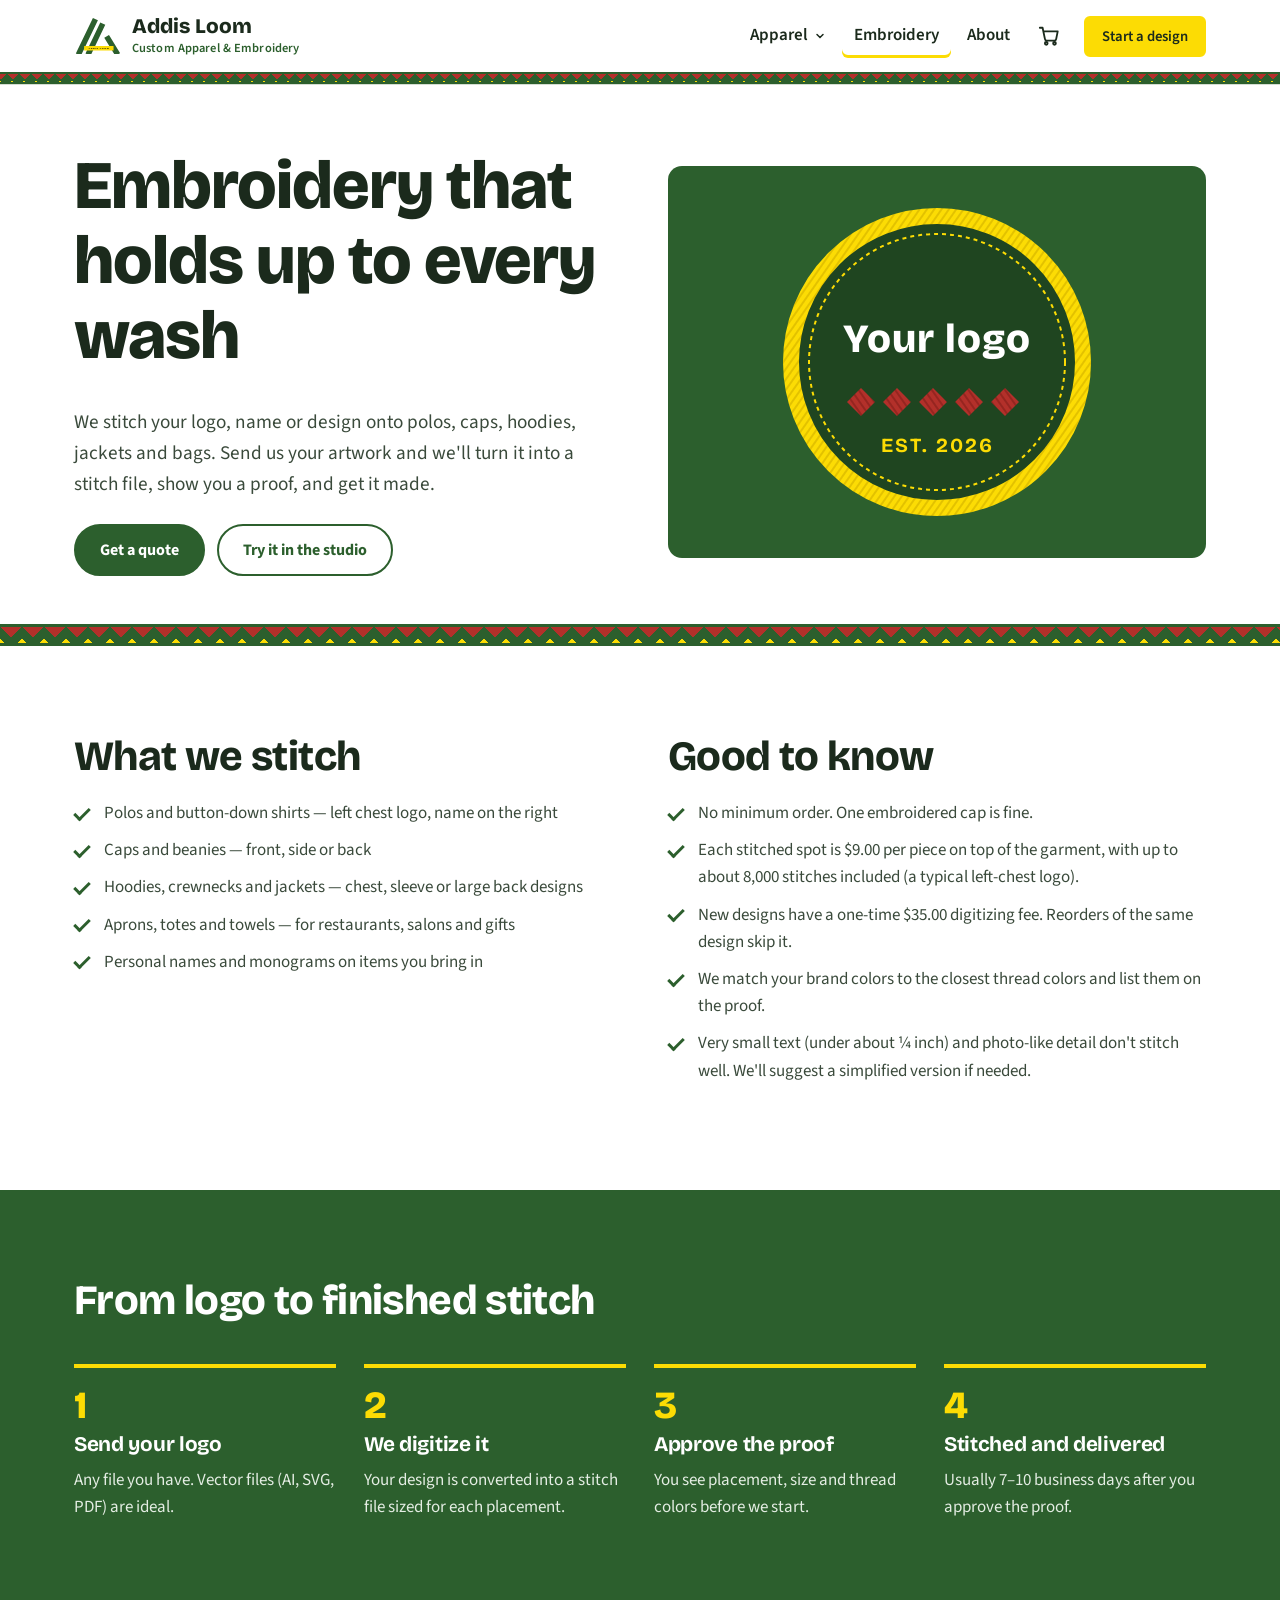
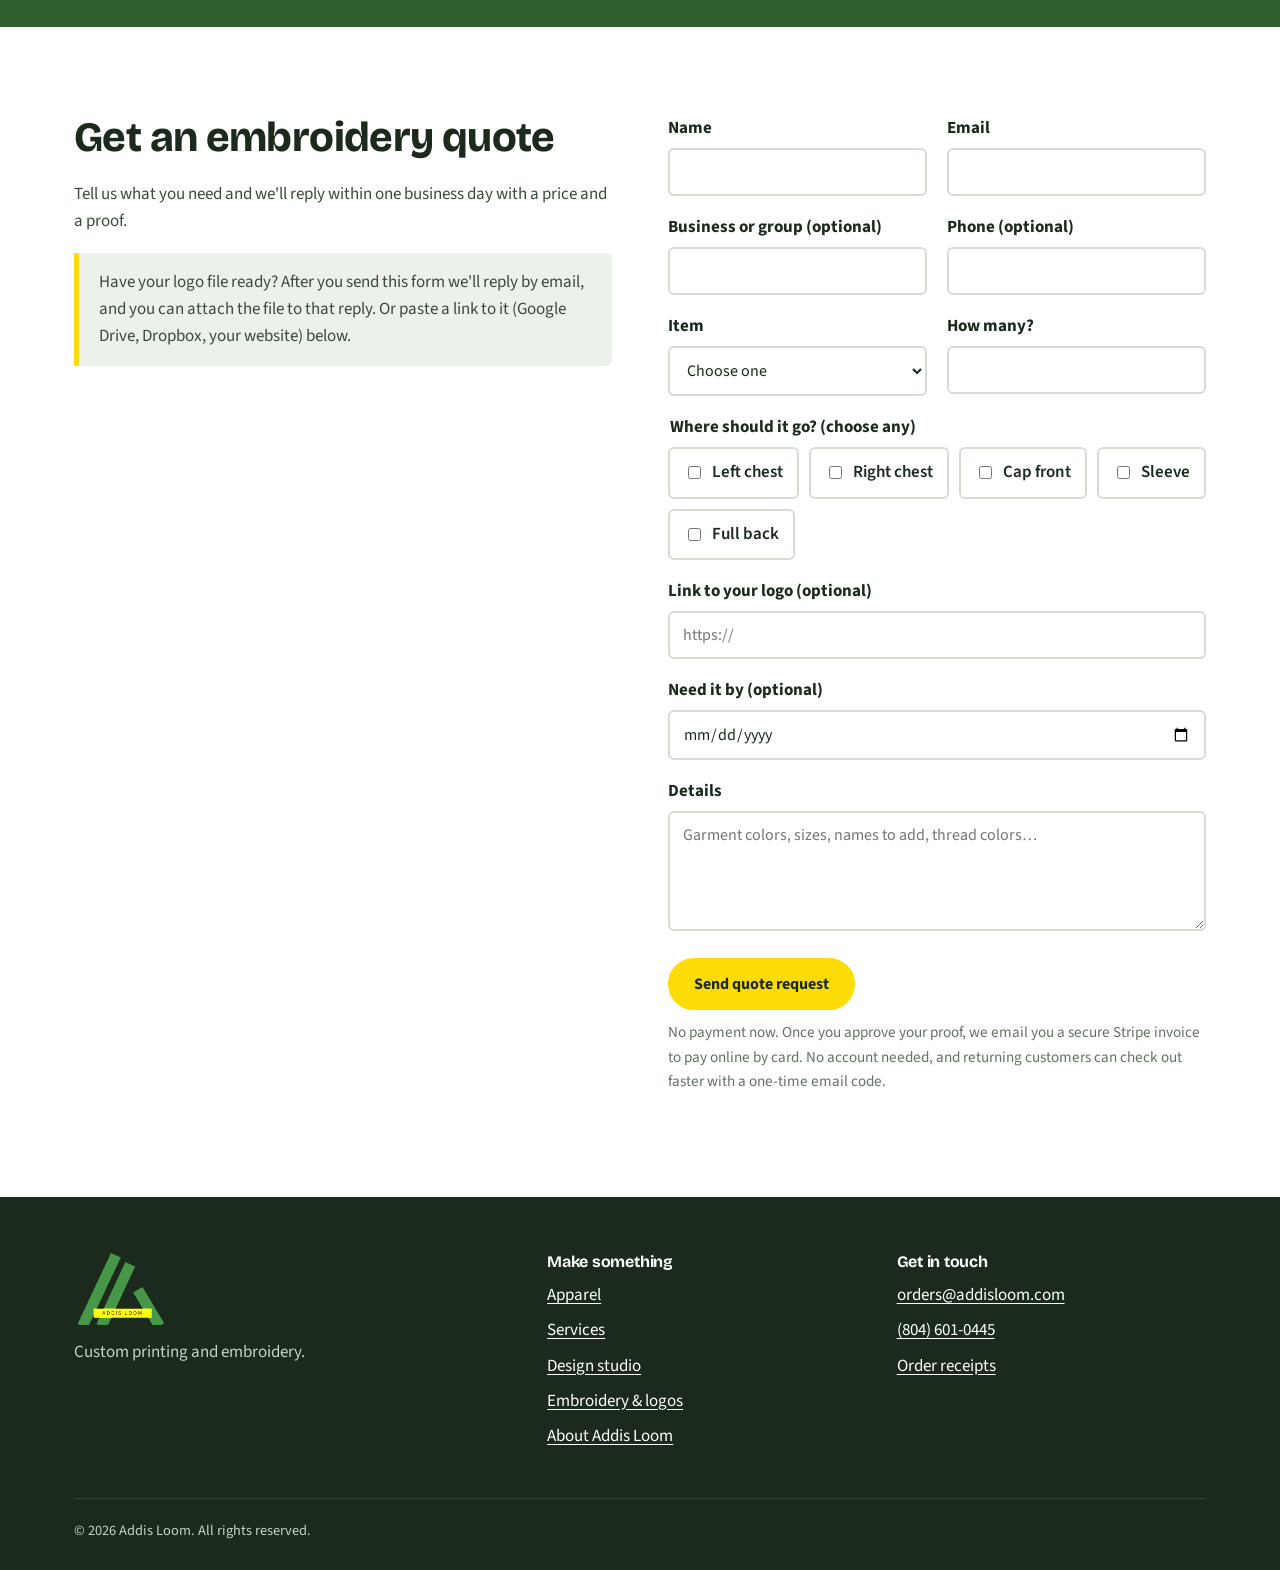
<file: embroidery.html>
<!DOCTYPE html>
<html lang="en">
<head>
  <meta charset="UTF-8">
  <meta name="viewport" content="width=device-width, initial-scale=1.0">
  <title>Custom Embroidery in Chesterfield, Richmond &amp; Midlothian, VA | Addis Loom</title>
  <meta name="description" content="Custom embroidered polos, caps, hoodies and jackets for businesses, churches, teams and gifts. Send your logo for a free quote.">
  <link rel="icon" href="assets/img/favicon.svg" type="image/svg+xml">
  <link rel="preconnect" href="https://fonts.googleapis.com">
  <link rel="preconnect" href="https://fonts.gstatic.com" crossorigin>
  <link href="https://fonts.googleapis.com/css2?family=Bricolage+Grotesque:opsz,wght@12..96,500..800&family=Source+Sans+3:wght@400;600;700&display=swap" rel="stylesheet">
  <link rel="stylesheet" href="assets/css/styles.css">
</head>
<body data-page="embroidery">
  <header id="site-header"></header>

  <main id="main">
    <section class="page-hero">
      <div class="wrap split">
        <div>
          <h1>Embroidery that holds up to every wash</h1>
          <p class="lede">We stitch your logo, name or design onto polos, caps, hoodies, jackets and bags. Send us your artwork and we'll turn it into a stitch file, show you a proof, and get it made.</p>
          <div style="display:flex;gap:12px;flex-wrap:wrap;margin-top:24px">
            <a class="btn" href="#quote">Get a quote</a>
            <a class="btn ghost" href="design.html?method=embroidery&amp;garment=polo">Try it in the studio</a>
          </div>
        </div>
        <div class="stitch-art" aria-hidden="true">
          <svg viewBox="0 0 320 320" width="320" height="320">
            <defs>
              <pattern id="satin" width="6" height="6" patternUnits="userSpaceOnUse" patternTransform="rotate(35)">
                <rect width="6" height="6" fill="#FCDC04"/><rect width="2" height="6" fill="#E3C200"/>
              </pattern>
              <pattern id="satinR" width="6" height="6" patternUnits="userSpaceOnUse" patternTransform="rotate(-35)">
                <rect width="6" height="6" fill="#B3302A"/><rect width="2" height="6" fill="#962520"/>
              </pattern>
            </defs>
            <circle cx="160" cy="160" r="146" fill="#1F4520"/>
            <circle cx="160" cy="160" r="146" fill="none" stroke="url(#satin)" stroke-width="16"/>
            <circle cx="160" cy="160" r="128" fill="none" stroke="#FCDC04" stroke-width="2" stroke-dasharray="4 4"/>
            <g fill="url(#satinR)">
              <path d="M70 200 l14 -14 14 14 -14 14z"/><path d="M106 200 l14 -14 14 14 -14 14z"/><path d="M142 200 l14 -14 14 14 -14 14z"/>
              <path d="M178 200 l14 -14 14 14 -14 14z"/><path d="M214 200 l14 -14 14 14 -14 14z"/>
            </g>
            <text x="160" y="150" text-anchor="middle" font-family="Bricolage Grotesque, sans-serif" font-weight="800" font-size="40" fill="#fff" letter-spacing="1">Your logo</text>
            <text x="160" y="250" text-anchor="middle" font-family="Bricolage Grotesque, sans-serif" font-weight="700" font-size="20" fill="#FCDC04" letter-spacing="2">EST. 2026</text>
          </svg>
        </div>
      </div>
    </section>

    <div class="tibeb" aria-hidden="true"></div>

    <section class="section">
      <div class="wrap split" style="align-items:start">
        <div>
          <h2>What we stitch</h2>
          <ul class="check-list">
            <li>Polos and button-down shirts — left chest logo, name on the right</li>
            <li>Caps and beanies — front, side or back</li>
            <li>Hoodies, crewnecks and jackets — chest, sleeve or large back designs</li>
            <li>Aprons, totes and towels — for restaurants, salons and gifts</li>
            <li>Personal names and monograms on items you bring in</li>
          </ul>
        </div>
        <div>
          <h2>Good to know</h2>
          <ul class="check-list">
            <li>No minimum order. One embroidered cap is fine.</li>
            <li id="embPrice"></li>
            <li id="embSetup"></li>
            <li>We match your brand colors to the closest thread colors and list them on the proof.</li>
            <li>Very small text (under about ¼ inch) and photo-like detail don't stitch well. We'll suggest a simplified version if needed.</li>
          </ul>
        </div>
      </div>
    </section>

    <section class="section forest">
      <div class="wrap">
        <div class="section-head"><h2>From logo to finished stitch</h2></div>
        <ol class="steps">
          <li><h3>Send your logo</h3><p>Any file you have. Vector files (AI, SVG, PDF) are ideal.</p></li>
          <li><h3>We digitize it</h3><p>Your design is converted into a stitch file sized for each placement.</p></li>
          <li><h3>Approve the proof</h3><p>You see placement, size and thread colors before we start.</p></li>
          <li><h3>Stitched and delivered</h3><p id="embTurn"></p></li>
        </ol>
      </div>
    </section>

    <section class="section" id="quote">
      <div class="wrap split" style="align-items:start">
        <div>
          <h2>Get an embroidery quote</h2>
          <p>Tell us what you need and we'll reply within one business day with a price and a proof.</p>
          <div class="note">
            <p style="margin:0">Have your logo file ready? After you send this form we'll reply by email, and you can attach the file to that reply. Or paste a link to it (Google Drive, Dropbox, your website) below.</p>
          </div>
        </div>
        <form data-request="Embroidery quote request" novalidate>
          <div class="form-grid">
            <div class="field"><label for="eName">Name</label><input id="eName" name="name" type="text" required autocomplete="name"></div>
            <div class="field"><label for="eEmail">Email</label><input id="eEmail" name="email" type="email" required autocomplete="email"></div>
            <div class="field"><label for="eOrg">Business or group (optional)</label><input id="eOrg" name="organization" type="text" autocomplete="organization"></div>
            <div class="field"><label for="ePhone">Phone (optional)</label><input id="ePhone" name="phone" type="tel" autocomplete="tel"></div>
            <div class="field">
              <label for="eItem">Item</label>
              <select id="eItem" name="item" required>
                <option value="">Choose one</option>
                <option>Polo</option><option>Cap</option><option>Hoodie</option><option>Crewneck</option>
                <option>Jacket</option><option>T-shirt</option><option>Apron</option><option>Tote bag</option>
                <option>Something else</option>
              </select>
            </div>
            <div class="field"><label for="eQty">How many?</label><input id="eQty" name="quantity" type="number" min="1" required></div>
            <fieldset class="field full">
              <legend>Where should it go? (choose any)</legend>
              <div class="radio-cards">
                <label><input type="checkbox" name="placement_left_chest" value="yes"> Left chest</label>
                <label><input type="checkbox" name="placement_right_chest" value="yes"> Right chest</label>
                <label><input type="checkbox" name="placement_cap_front" value="yes"> Cap front</label>
                <label><input type="checkbox" name="placement_sleeve" value="yes"> Sleeve</label>
                <label><input type="checkbox" name="placement_back" value="yes"> Full back</label>
              </div>
            </fieldset>
            <div class="field full"><label for="eLink">Link to your logo (optional)</label><input id="eLink" name="artwork_link" type="text" placeholder="https://"></div>
            <div class="field full"><label for="eDate">Need it by (optional)</label><input id="eDate" name="needed_by" type="date"></div>
            <div class="field full"><label for="eNotes">Details</label><textarea id="eNotes" name="details" placeholder="Garment colors, sizes, names to add, thread colors…"></textarea></div>
          </div>
          <button class="btn gold" type="submit" style="margin-top:18px">Send quote request</button>
            <p class="muted pay-note" style="margin-top:10px">No payment now. Once you approve your proof, we email you a secure Stripe invoice to pay online by card. No account needed, and returning customers can check out faster with a one-time email code.</p>
          <div class="form-status" role="status"></div>
        </form>
      </div>
    </section>
  </main>

  <footer id="site-footer"></footer>

  <script src="assets/js/config.js"></script>
  <script src="assets/js/site.js"></script>
  <script>
    (function () {
      const { config: C, money } = window.Addis;
      const e = C.methods.embroidery;
      if (!C.showPrices) {
        document.getElementById("embPrice").textContent = "Pricing depends on the garment, the size of your design and the number of placements. Every quote is free.";
        document.getElementById("embSetup").textContent = "New logos are digitized once and kept on file, so reorders are quick.";
      } else {
      document.getElementById("embPrice").textContent = `Each stitched spot is ${money(e.perLocation)} per piece on top of the garment, with up to about 8,000 stitches included (a typical left-chest logo).`;
      document.getElementById("embSetup").textContent = `New designs have a one-time ${money(e.setup)} digitizing fee. Reorders of the same design skip it.`;
      }
      document.getElementById("embTurn").textContent = "Usually " + C.turnaround + ".";
    })();
  </script>
</body>
</html>
</file>
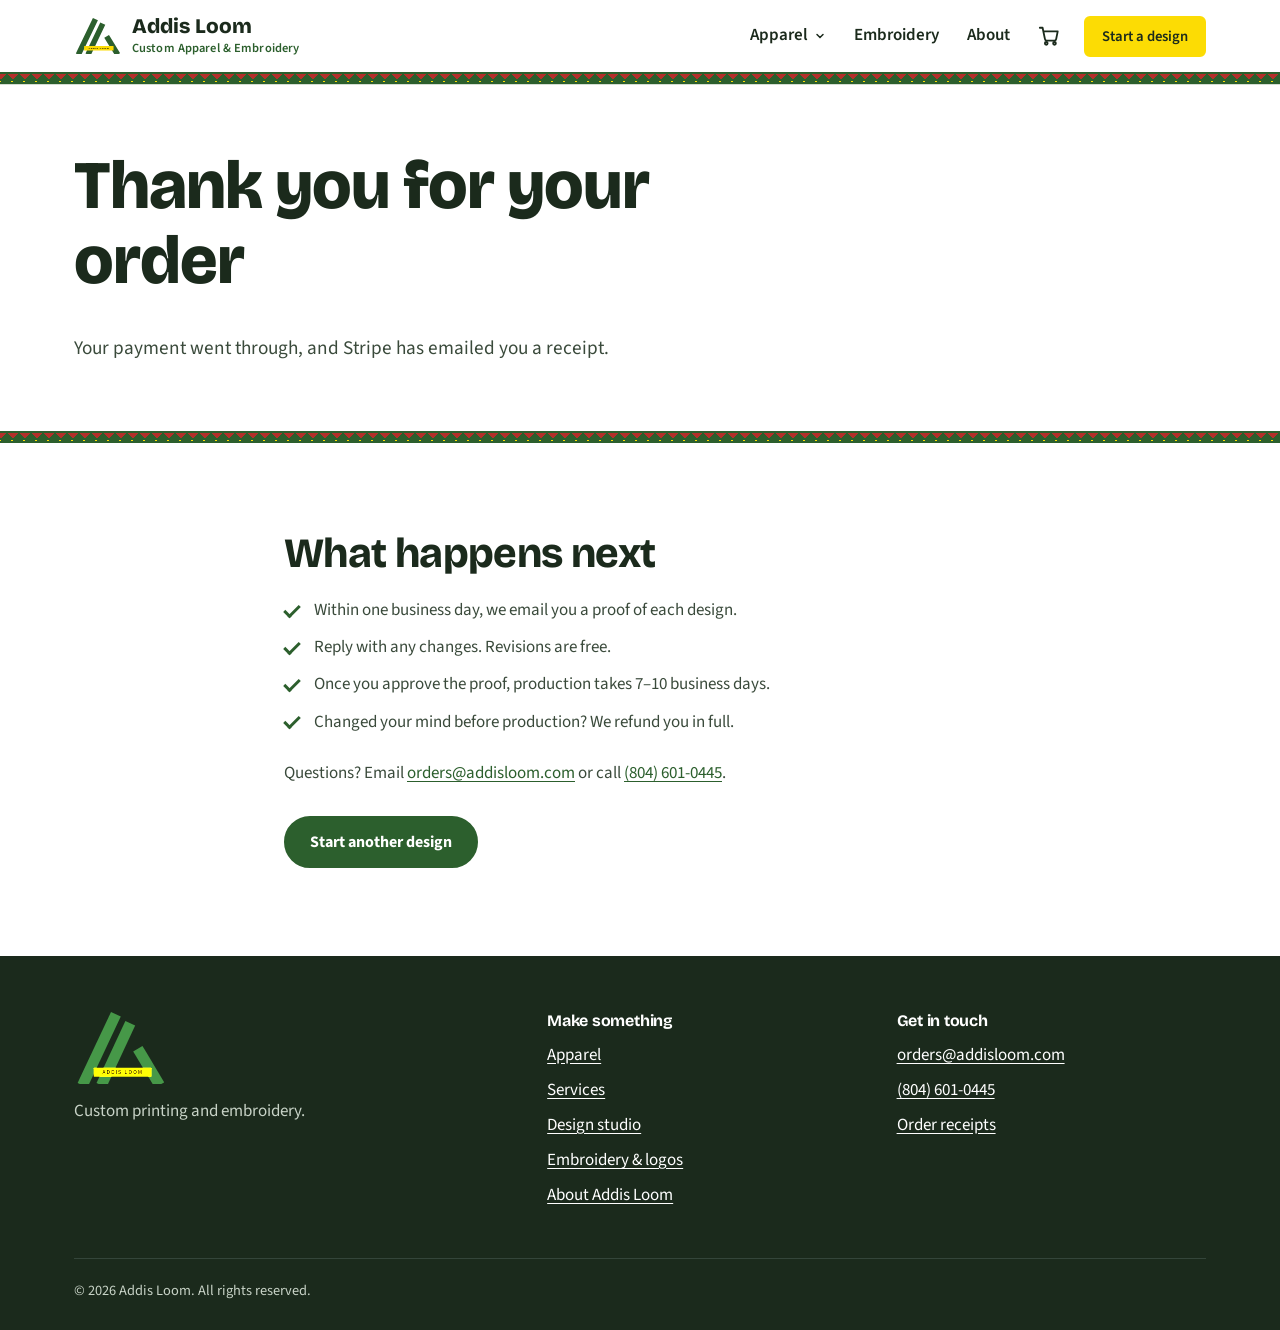
<file: order-complete.html>
<!DOCTYPE html>
<html lang="en">
<head>
  <meta charset="UTF-8">
  <meta name="viewport" content="width=device-width, initial-scale=1.0">
  <title>Thank you for your order | Addis Loom</title>
  <meta name="robots" content="noindex">
  <link rel="icon" href="assets/img/favicon.svg" type="image/svg+xml">
  <link rel="preconnect" href="https://fonts.googleapis.com">
  <link rel="preconnect" href="https://fonts.gstatic.com" crossorigin>
  <link href="https://fonts.googleapis.com/css2?family=Bricolage+Grotesque:opsz,wght@12..96,500..800&family=Source+Sans+3:wght@400;600;700&display=swap" rel="stylesheet">
  <link rel="stylesheet" href="assets/css/styles.css">
</head>
<body data-page="order-complete">
  <header id="site-header"></header>

  <main id="main">
    <section class="page-hero">
      <div class="wrap">
        <h1>Thank you for your order</h1>
        <p class="lede">Your payment went through, and Stripe has emailed you a receipt.</p>
      </div>
    </section>
    <div class="tibeb thin" aria-hidden="true"></div>
    <section class="section">
      <div class="wrap" style="max-width:760px">
        <h2>What happens next</h2>
        <ul class="check-list">
          <li>Within one business day, we email you a proof of each design.</li>
          <li>Reply with any changes. Revisions are free.</li>
          <li id="turnLine">Once you approve the proof, we make your order.</li>
          <li>Changed your mind before production? We refund you in full.</li>
        </ul>
        <p style="margin-top:24px">Questions? Email <a data-email></a> or call <a id="phoneLink"></a>.</p>
        <a class="btn" href="design.html" style="margin-top:12px">Start another design</a>
      </div>
    </section>
  </main>

  <footer id="site-footer"></footer>

  <script src="assets/js/config.js"></script>
  <script src="assets/js/site.js"></script>
  <script src="assets/js/cart.js"></script>
  <script>
    (function () {
      const C = window.ADDIS_CONFIG;
      if (new URLSearchParams(location.search).get("session_id")) window.AddisCart.clear();
      document.getElementById("turnLine").textContent = "Once you approve the proof, production takes " + C.turnaround.replace(/ after you approve the proof$/, "") + ".";
      const ph = document.getElementById("phoneLink");
      ph.textContent = C.business.phone; ph.href = "tel:" + C.business.phone.replace(/[^\d+]/g, "");
    })();
  </script>
</body>
</html>
</file>
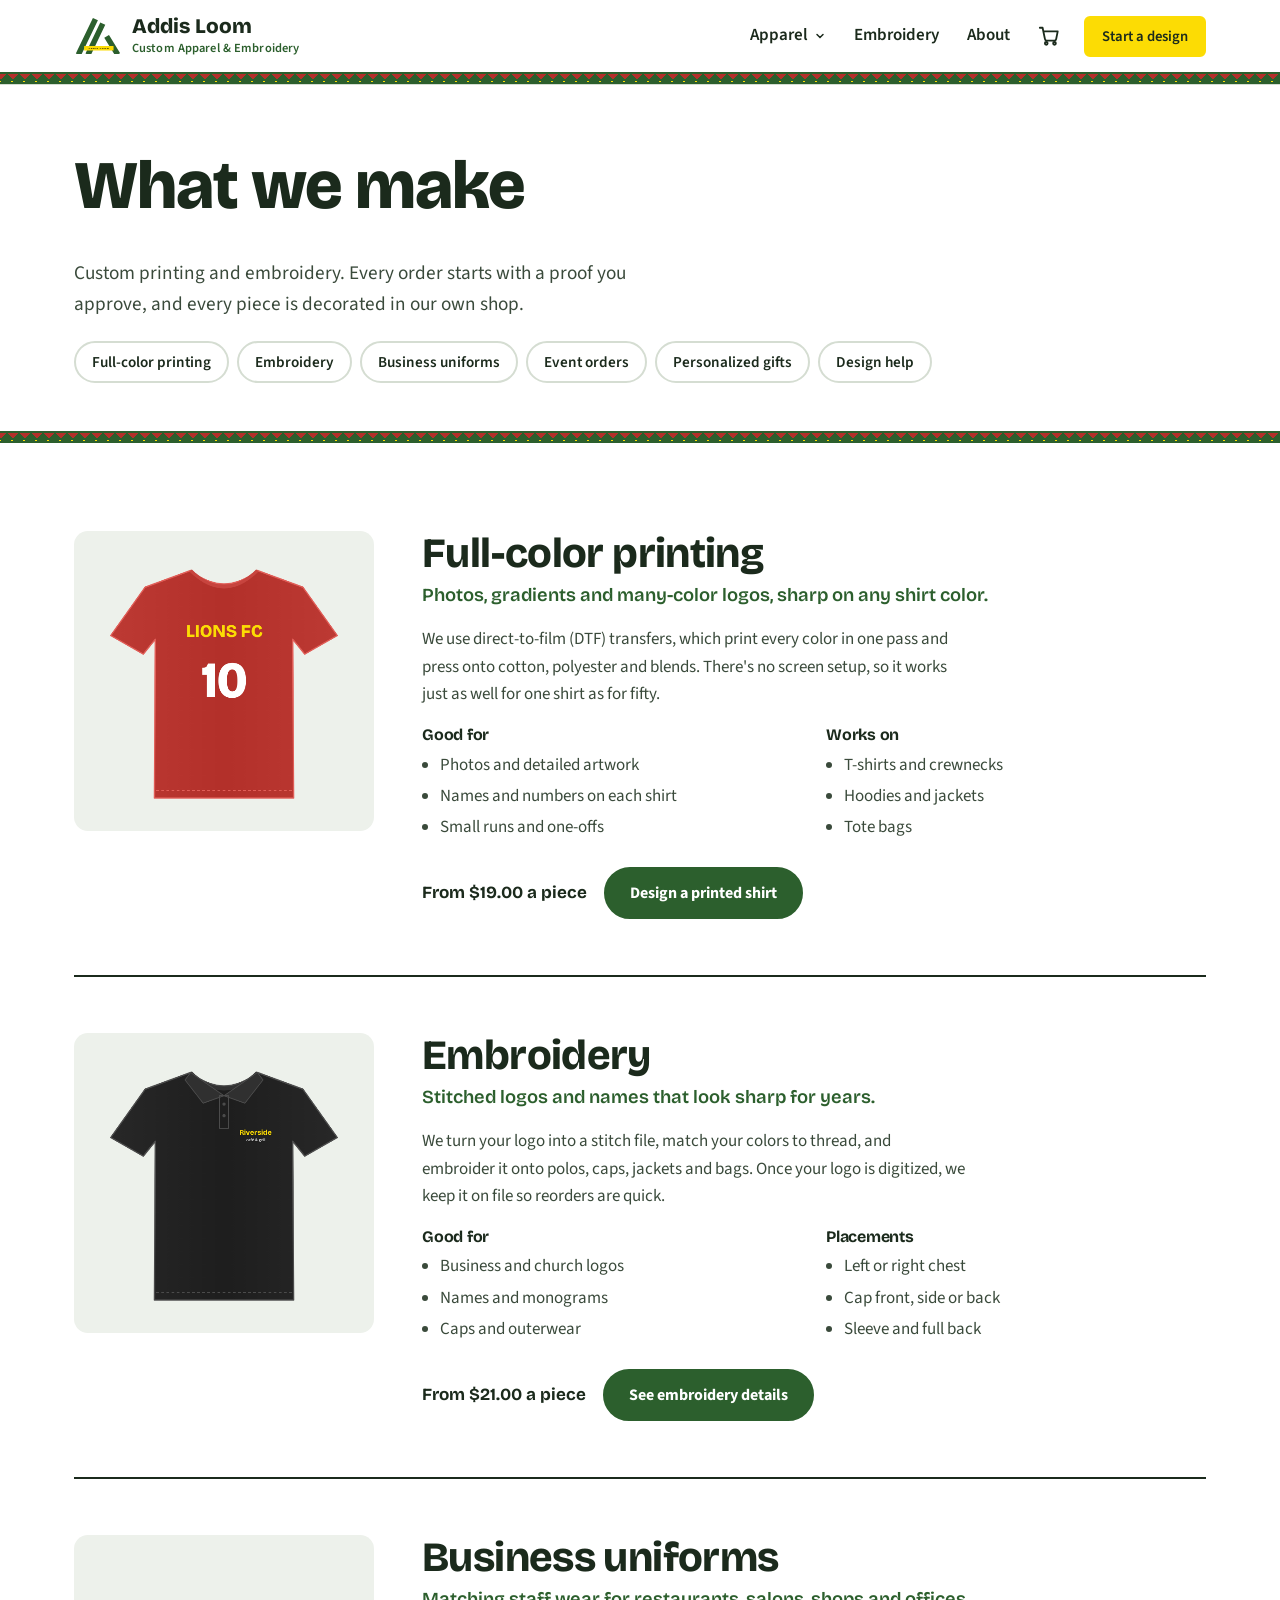
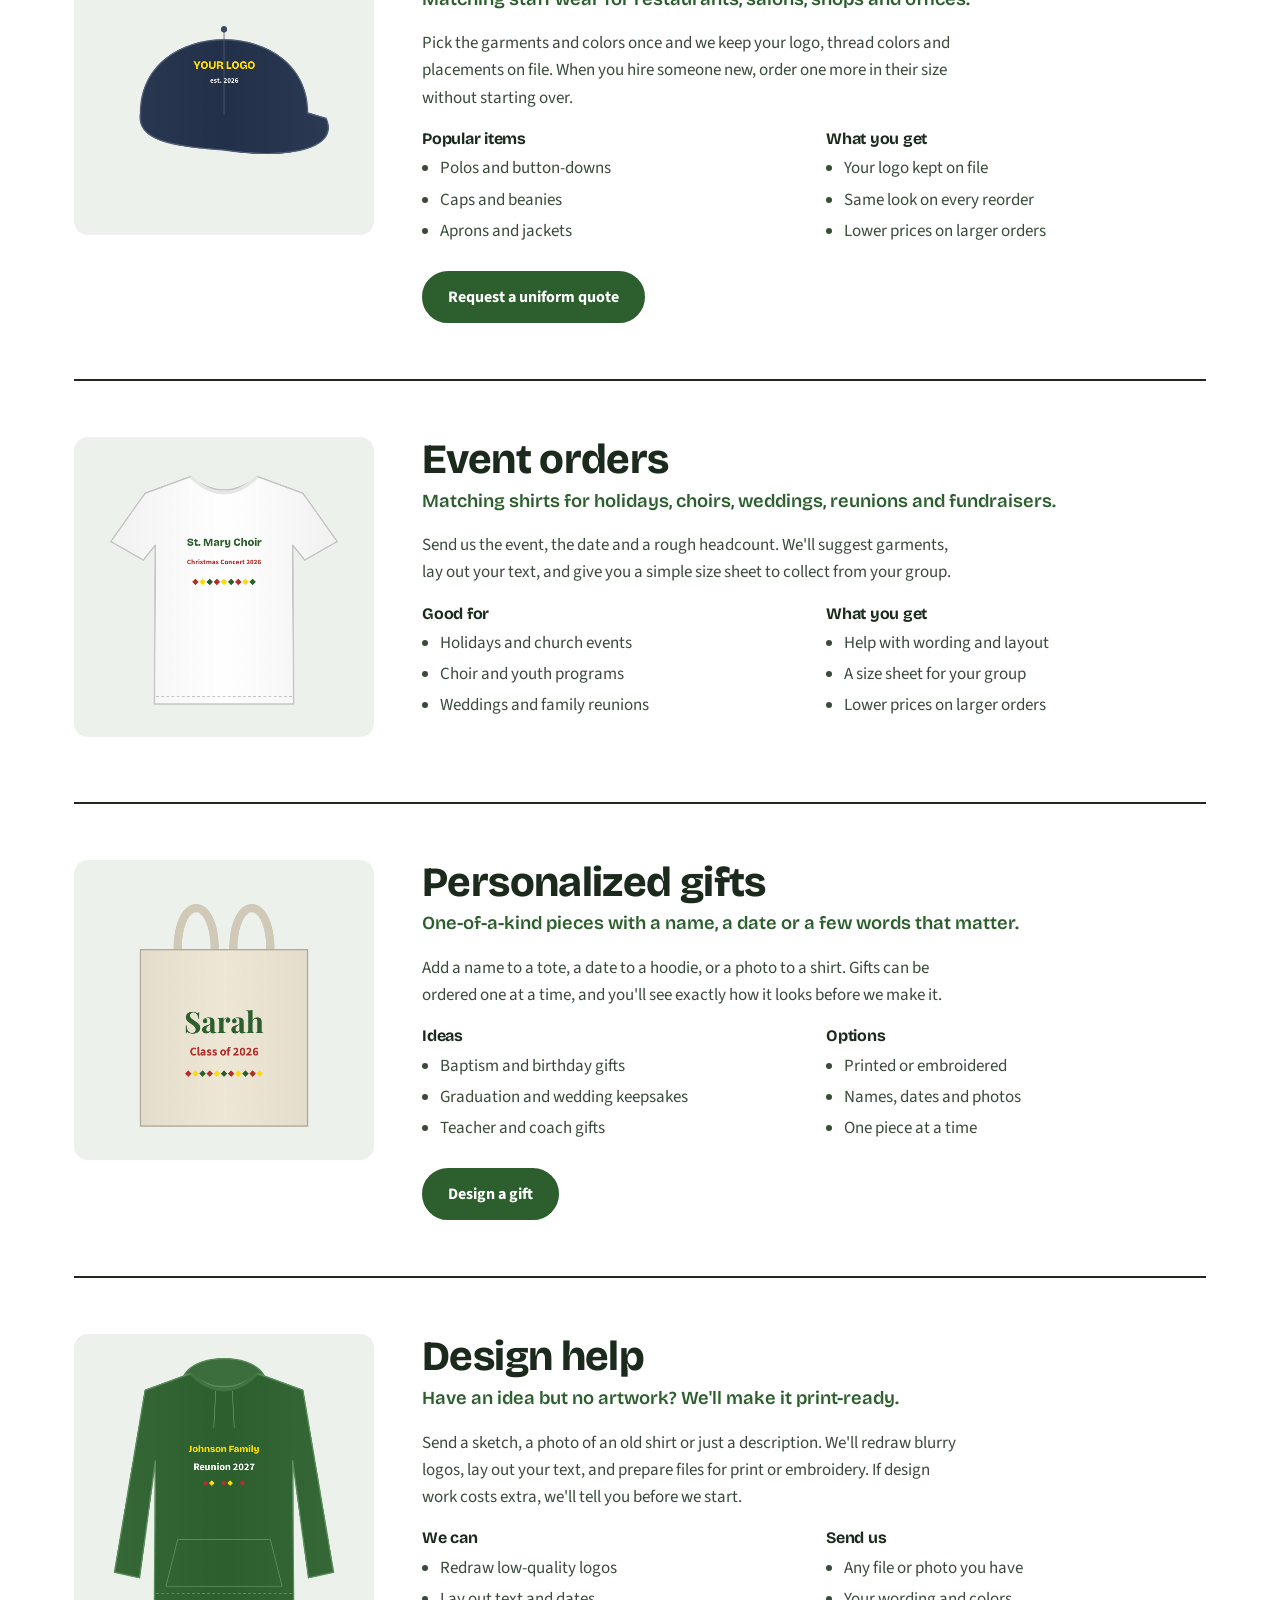
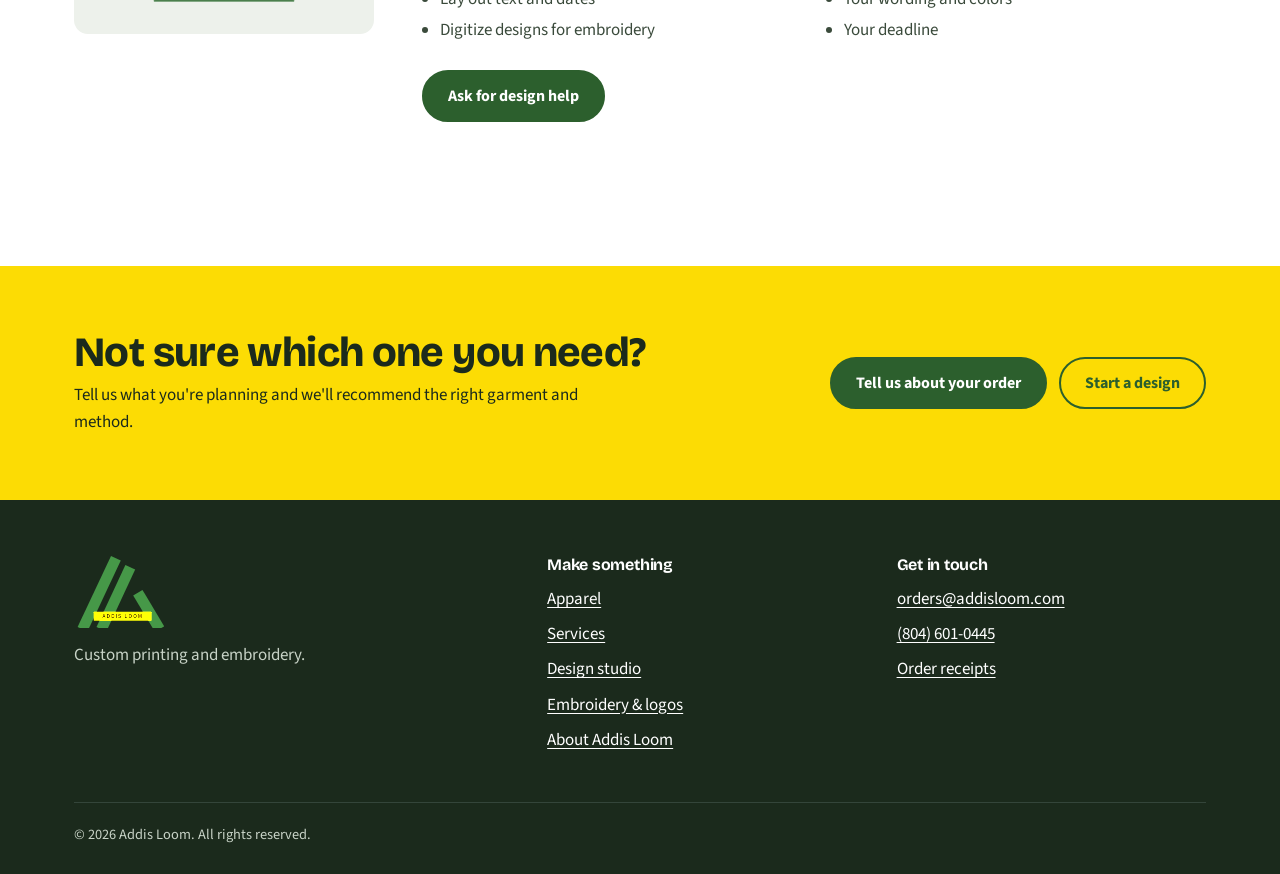
<file: services.html>
<!DOCTYPE html>
<html lang="en">
<head>
  <meta charset="UTF-8">
  <meta name="viewport" content="width=device-width, initial-scale=1.0">
  <title>Services | Custom Printing, Embroidery &amp; Uniforms in Chesterfield, VA | Addis Loom</title>
  <meta name="description" content="Full-color DTF printing, embroidery, business uniforms, church and event orders, personalized gifts and design help from Addis Loom.">
  <link rel="icon" href="assets/img/favicon.svg" type="image/svg+xml">
  <link rel="preconnect" href="https://fonts.googleapis.com">
  <link rel="preconnect" href="https://fonts.gstatic.com" crossorigin>
  <link href="https://fonts.googleapis.com/css2?family=Bricolage+Grotesque:opsz,wght@12..96,500..800&family=Source+Sans+3:wght@400;600;700&family=Playfair+Display:wght@700&display=swap" rel="stylesheet">
  <link rel="stylesheet" href="assets/css/styles.css">
  <style>
    /* Keep a section title clear of the sticky header when jumped to */
    .service { scroll-margin-top: 110px; }
  </style>
</head>
<body data-page="services">
  <header id="site-header"></header>

  <main id="main">
    <section class="page-hero">
      <div class="wrap">
        <h1>What we make</h1>
        <p class="lede">Custom printing and embroidery. Every order starts with a proof you approve, and every piece is decorated in our own shop.</p>
        <nav class="service-jump" aria-label="Jump to a service">
          <a class="chip" href="#printing">Full-color printing</a>
          <a class="chip" href="#embroidery">Embroidery</a>
          <a class="chip" href="#business">Business uniforms</a>
          <a class="chip" href="#groups">Event orders</a>
          <a class="chip" href="#gifts">Personalized gifts</a>
          <a class="chip" href="#design-help">Design help</a>
        </nav>
      </div>
    </section>

    <div class="tibeb thin" aria-hidden="true"></div>

    <section class="section">
      <div class="wrap">

        <article class="service" id="printing">
          <div class="work-media"><canvas data-idea="team" width="500" height="560" role="img" aria-label="Example: red team jersey with name and number"></canvas></div>
          <div>
            <h2>Full-color printing</h2>
            <p class="sub">Photos, gradients and many-color logos, sharp on any shirt color.</p>
            <p>We use direct-to-film (DTF) transfers, which print every color in one pass and press onto cotton, polyester and blends. There's no screen setup, so it works just as well for one shirt as for fifty.</p>
            <div class="meta">
              <div><h3>Good for</h3><ul><li>Photos and detailed artwork</li><li>Names and numbers on each shirt</li><li>Small runs and one-offs</li></ul></div>
              <div><h3>Works on</h3><ul><li>T-shirts and crewnecks</li><li>Hoodies and jackets</li><li>Tote bags</li></ul></div>
            </div>
            <span class="price-from" data-from="print"></span>
            <a class="btn" href="design.html">Design a printed shirt</a>
          </div>
        </article>

        <article class="service" id="embroidery">
          <div class="work-media"><canvas data-idea="polo" width="500" height="560" role="img" aria-label="Example: black polo with an embroidered left-chest logo"></canvas></div>
          <div>
            <h2>Embroidery</h2>
            <p class="sub">Stitched logos and names that look sharp for years.</p>
            <p>We turn your logo into a stitch file, match your colors to thread, and embroider it onto polos, caps, jackets and bags. Once your logo is digitized, we keep it on file so reorders are quick.</p>
            <div class="meta">
              <div><h3>Good for</h3><ul><li>Business and church logos</li><li>Names and monograms</li><li>Caps and outerwear</li></ul></div>
              <div><h3>Placements</h3><ul><li>Left or right chest</li><li>Cap front, side or back</li><li>Sleeve and full back</li></ul></div>
            </div>
            <span class="price-from" data-from="emb"></span>
            <a class="btn" href="embroidery.html">See embroidery details</a>
          </div>
        </article>

        <article class="service" id="business">
          <div class="work-media"><canvas data-idea="cap" width="500" height="560" role="img" aria-label="Example: navy cap with embroidered logo"></canvas></div>
          <div>
            <h2>Business uniforms</h2>
            <p class="sub">Matching staff wear for restaurants, salons, shops and offices.</p>
            <p>Pick the garments and colors once and we keep your logo, thread colors and placements on file. When you hire someone new, order one more in their size without starting over.</p>
            <div class="meta">
              <div><h3>Popular items</h3><ul><li>Polos and button-downs</li><li>Caps and beanies</li><li>Aprons and jackets</li></ul></div>
              <div><h3>What you get</h3><ul><li>Your logo kept on file</li><li>Same look on every reorder</li><li>Lower prices on larger orders</li></ul></div>
            </div>
            <a class="btn" href="contact.html">Request a uniform quote</a>
          </div>
        </article>

        <article class="service" id="groups">
          <div class="work-media"><canvas data-idea="choir" width="500" height="560" role="img" aria-label="Example: white choir T-shirt"></canvas></div>
          <div>
            <h2>Event orders</h2>
            <p class="sub">Matching shirts for holidays, choirs, weddings, reunions and fundraisers.</p>
            <p>Send us the event, the date and a rough headcount. We'll suggest garments, lay out your text, and give you a simple size sheet to collect from your group.</p>
            <div class="meta">
              <div><h3>Good for</h3><ul><li>Holidays and church events</li><li>Choir and youth programs</li><li>Weddings and family reunions</li></ul></div>
              <div><h3>What you get</h3><ul><li>Help with wording and layout</li><li>A size sheet for your group</li><li>Lower prices on larger orders</li></ul></div>
            </div>
          </div>
        </article>

        <article class="service" id="gifts">
          <div class="work-media"><canvas data-idea="tote" width="500" height="560" role="img" aria-label="Example: tote bag with a name and graduation year"></canvas></div>
          <div>
            <h2>Personalized gifts</h2>
            <p class="sub">One-of-a-kind pieces with a name, a date or a few words that matter.</p>
            <p>Add a name to a tote, a date to a hoodie, or a photo to a shirt. Gifts can be ordered one at a time, and you'll see exactly how it looks before we make it.</p>
            <div class="meta">
              <div><h3>Ideas</h3><ul><li>Baptism and birthday gifts</li><li>Graduation and wedding keepsakes</li><li>Teacher and coach gifts</li></ul></div>
              <div><h3>Options</h3><ul><li>Printed or embroidered</li><li>Names, dates and photos</li><li>One piece at a time</li></ul></div>
            </div>
            <a class="btn" href="design.html">Design a gift</a>
          </div>
        </article>

        <article class="service" id="design-help">
          <div class="work-media"><canvas data-idea="reunion" width="500" height="560" role="img" aria-label="Example: green hoodie with a family reunion design"></canvas></div>
          <div>
            <h2>Design help</h2>
            <p class="sub">Have an idea but no artwork? We'll make it print-ready.</p>
            <p>Send a sketch, a photo of an old shirt or just a description. We'll redraw blurry logos, lay out your text, and prepare files for print or embroidery. If design work costs extra, we'll tell you before we start.</p>
            <div class="meta">
              <div><h3>We can</h3><ul><li>Redraw low-quality logos</li><li>Lay out text and dates</li><li>Digitize designs for embroidery</li></ul></div>
              <div><h3>Send us</h3><ul><li>Any file or photo you have</li><li>Your wording and colors</li><li>Your deadline</li></ul></div>
            </div>
            <a class="btn" href="contact.html">Ask for design help</a>
          </div>
        </article>

      </div>
    </section>

    <section class="cta-band">
      <div class="wrap">
        <div>
          <h2>Not sure which one you need?</h2>
          <p>Tell us what you're planning and we'll recommend the right garment and method.</p>
        </div>
        <div class="actions">
          <a class="btn" href="contact.html">Tell us about your order</a>
          <a class="btn ghost" href="design.html">Start a design</a>
        </div>
      </div>
    </section>
  </main>

  <footer id="site-footer"></footer>

  <script src="assets/js/config.js"></script>
  <script src="assets/js/site.js"></script>
  <script>
    (function () {
      const { config: C, money, paintIdeas } = window.Addis;
      const g = C.garments, m = C.methods;
      const minPrint = Math.min(...Object.values(g).filter((x) => x.printOk !== false).map((x) => x.base)) + m.print.perSide;
      const minEmb = Math.min(...Object.values(g).filter((x) => x.embroideryOk).map((x) => x.base)) + m.embroidery.perLocation;
      if (C.showPrices) {
        document.querySelector('[data-from="print"]').textContent = "From " + money(minPrint) + " a piece";
        document.querySelector('[data-from="emb"]').textContent = "From " + money(minEmb) + " a piece";
      }
      paintIdeas();
    })();
  </script>
  <script>
    // Service buttons: scroll so the chosen section's title is visible and the section sits centered below the header
    document.querySelectorAll('.service-jump a[href^="#"]').forEach(function (link) {
      link.addEventListener('click', function (e) {
        var target = document.querySelector(link.getAttribute('href'));
        if (!target) return;
        e.preventDefault();
        var header = document.getElementById('site-header');
        var headerH = header ? header.getBoundingClientRect().height : 0;
        var space = window.innerHeight - headerH;
        var rect = target.getBoundingClientRect();
        var offset = rect.height < space ? (space - rect.height) / 2 : 24;
        var top = window.pageYOffset + rect.top - headerH - offset;
        window.scrollTo({ top: Math.max(0, top), behavior: 'smooth' });
        history.replaceState(null, '', link.getAttribute('href'));
      });
    });
  </script>
</body>
</html>
</file>
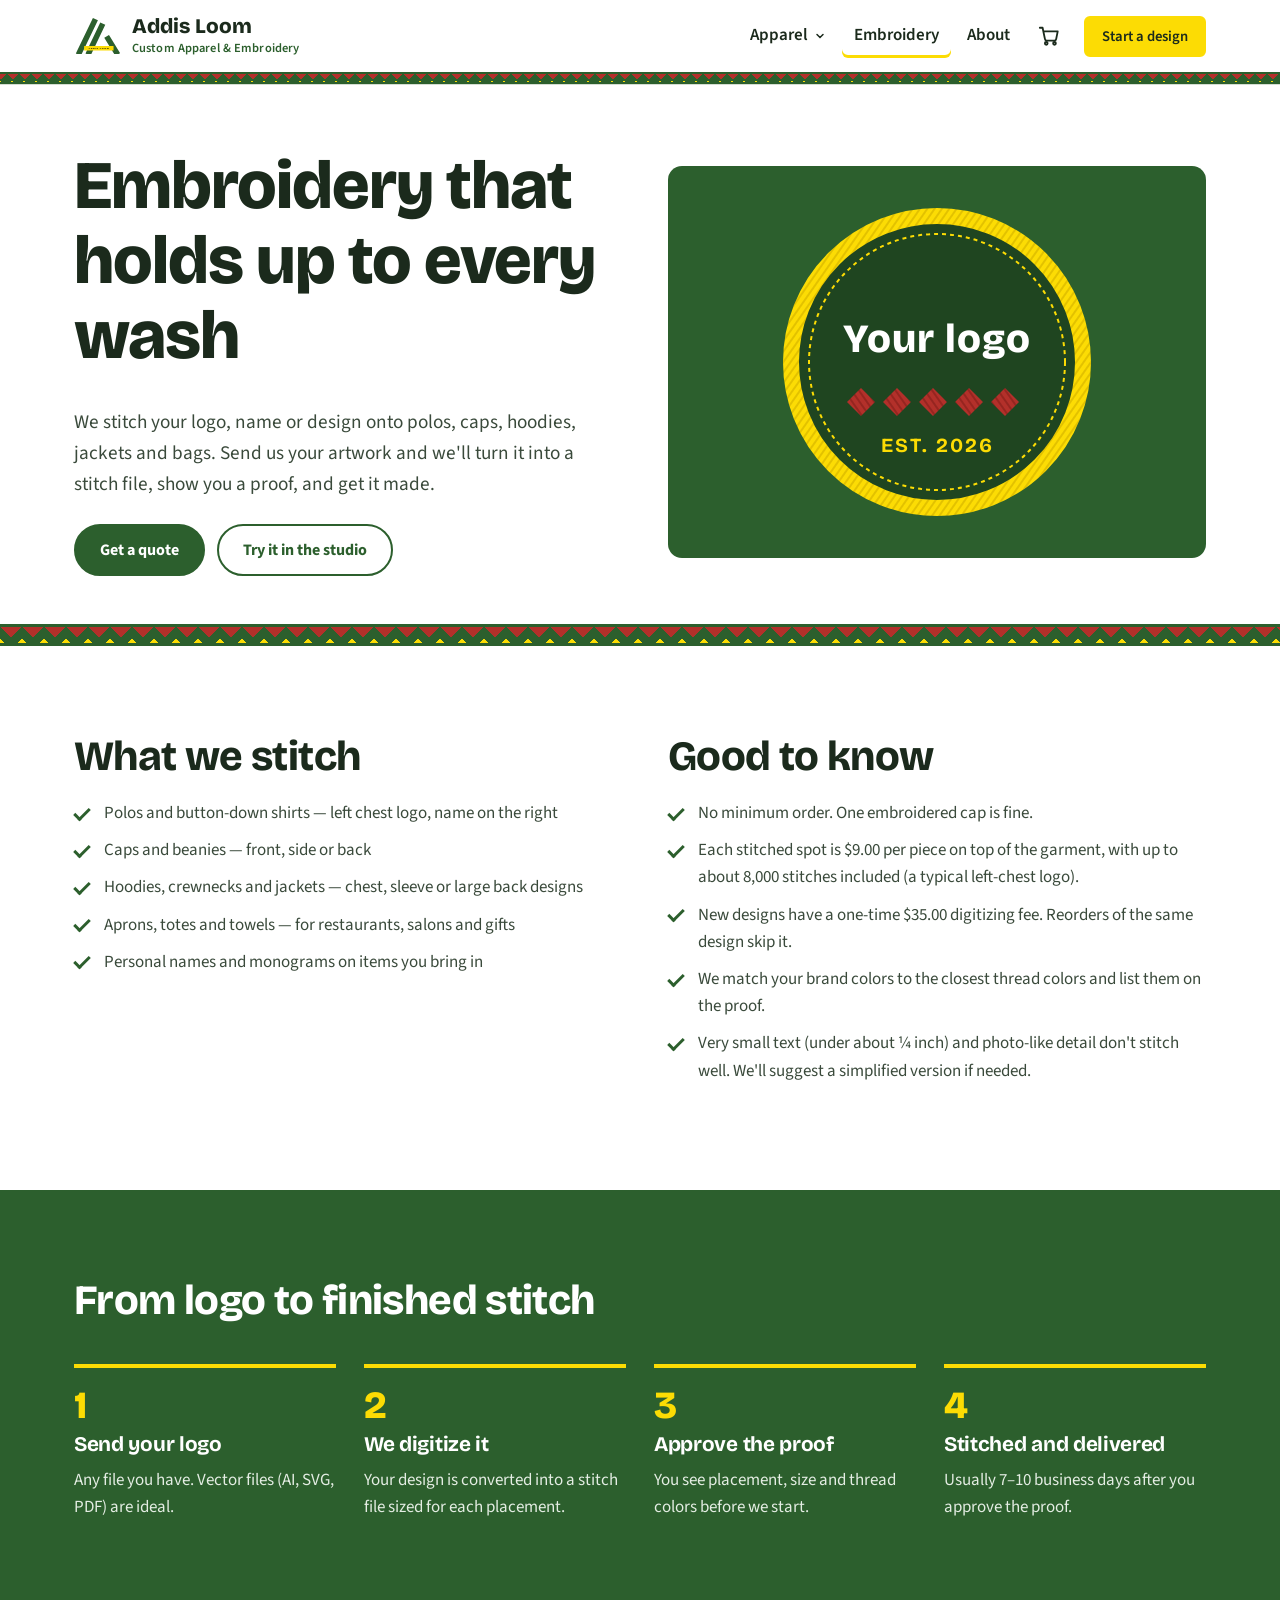
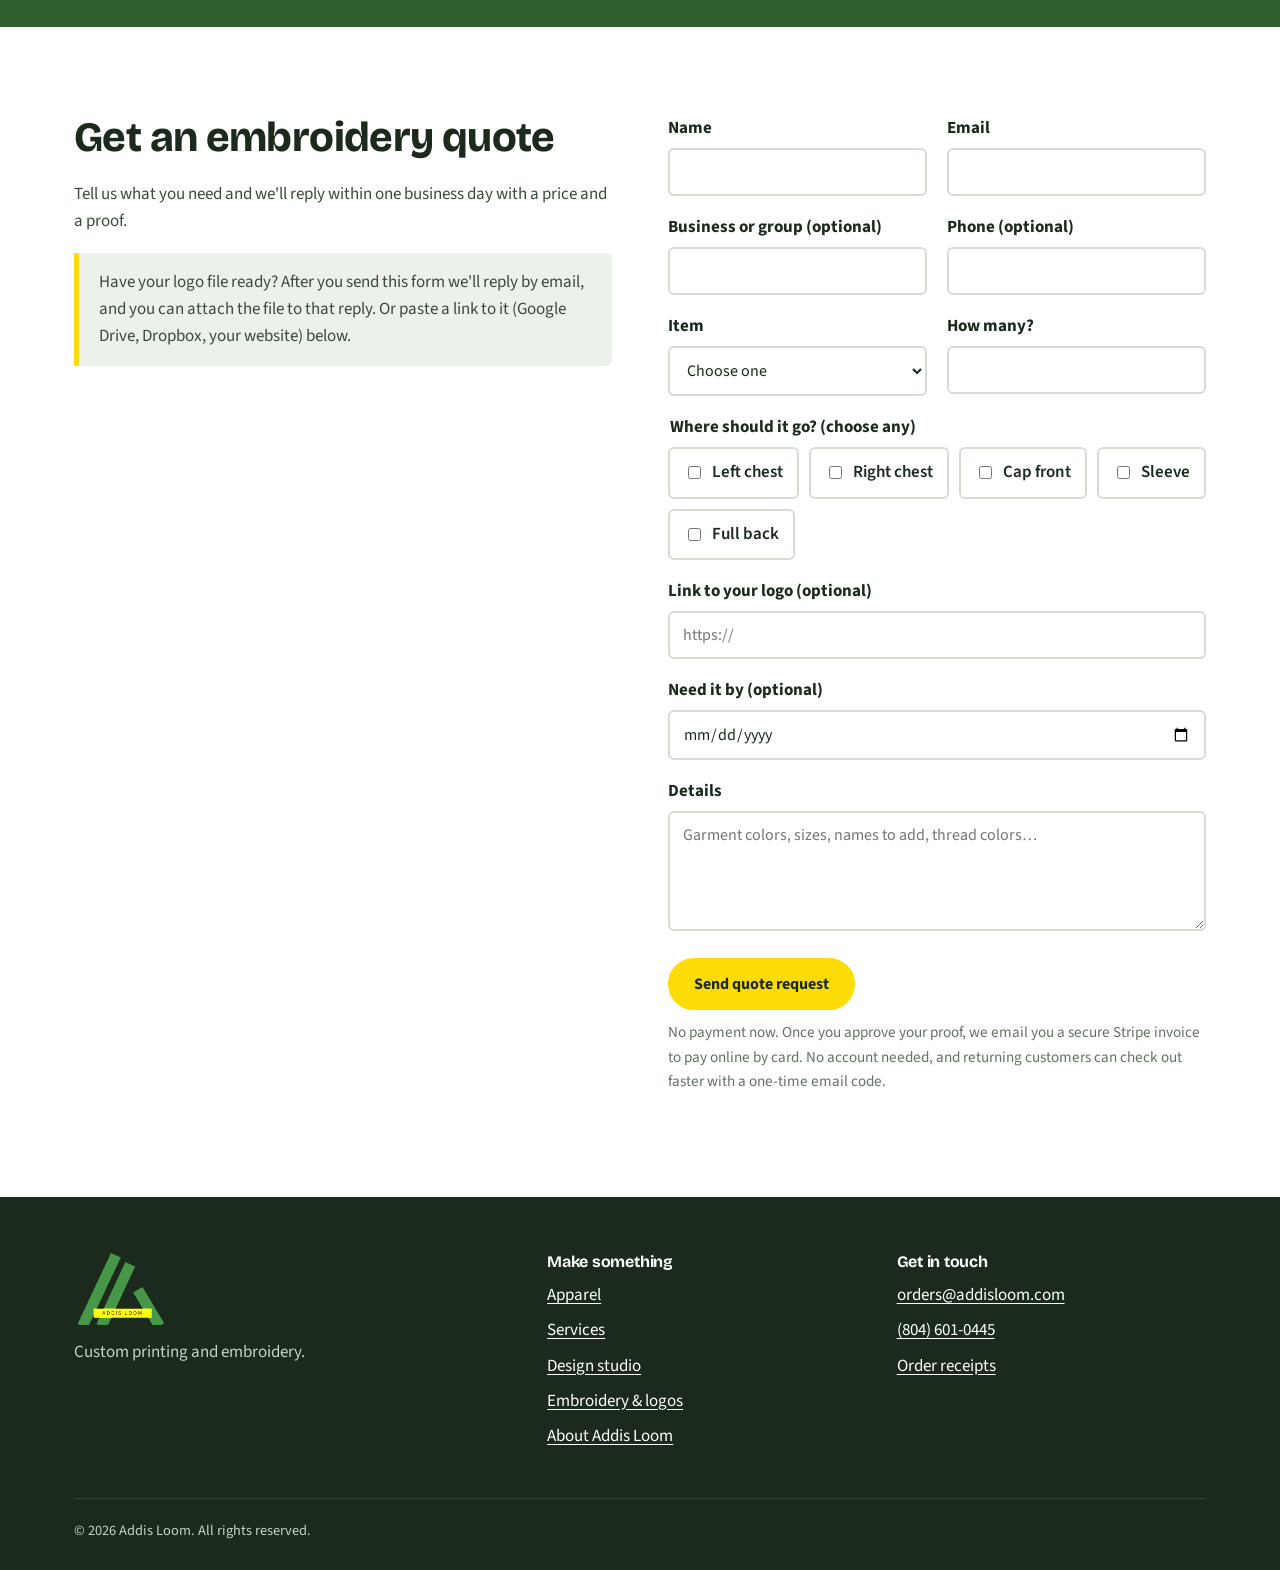
<file: shop.html>
<!DOCTYPE html>
<html lang="en">
<head>
  <meta charset="UTF-8">
  <title>Traditional clothing embroidery | Addis Loom</title>
  <meta name="robots" content="noindex">
  <link rel="canonical" href="https://addisloom.com/embroidery.html#traditional">
  <meta http-equiv="refresh" content="0; url=embroidery.html#traditional">
  <script>location.replace("embroidery.html#traditional");</script>
</head>
<body>
  <p>This page has moved. <a href="embroidery.html#traditional">See custom embroidery for traditional Ethiopian clothing</a>.</p>
</body>
</html>
</file>
<file: assets/css/styles.css>
/* Addis Loom — shared styles
   Palette from the logo plus the red of a traditional tibeb border. */
:root {
  --forest: #2C5F2D;
  --forest-deep: #1F4520;
  --gold: #FCDC04;
  --tibeb-red: #B3302A;
  --ink: #1B2A1C;
  --body: #3A4A3B;
  --mist: #EDF1EB;
  --line: #D5DDD2;
  --paper: #FFFFFF;

  --display: "Bricolage Grotesque", "Segoe UI", system-ui, sans-serif;
  --text: "Source Sans 3", "Segoe UI", system-ui, sans-serif;

  --r-sm: 6px;
  --r-md: 14px;
  --wrap: 1180px;
}

*, *::before, *::after { box-sizing: border-box; }
html { -webkit-text-size-adjust: 100%; }
body {
  margin: 0;
  font-family: var(--text);
  font-size: 1.0625rem;
  line-height: 1.6;
  color: var(--body);
  background: var(--paper);
}
img, svg, canvas { max-width: 100%; display: block; }
h1, h2, h3, h4 {
  font-family: var(--display);
  color: var(--ink);
  line-height: 1.1;
  margin: 0 0 .5em;
  letter-spacing: -0.015em;
}
h1 { font-size: clamp(2.4rem, 5.5vw, 4.25rem); font-weight: 800; }
h2 { font-size: clamp(1.75rem, 3.4vw, 2.6rem); font-weight: 750; }
h3 { font-size: 1.3rem; font-weight: 700; }
p { margin: 0 0 1em; max-width: 68ch; }
a { color: var(--forest); text-underline-offset: 3px; }
a:hover { color: var(--forest-deep); }
:focus-visible { outline: 3px solid var(--tibeb-red); outline-offset: 3px; border-radius: 3px; }
.wrap { max-width: var(--wrap); margin: 0 auto; padding: 0 24px; }
.lede { font-size: 1.2rem; color: var(--body); max-width: 56ch; }
.muted { color: #637263; font-size: .95rem; }
.skip { position: absolute; left: -999px; }
.skip:focus { left: 12px; top: 12px; z-index: 99; background: var(--gold); color: var(--ink); padding: 8px 14px; }

/* ---------- Tibeb band: the woven border used as the site's signature ---------- */
.tibeb {
  height: 22px;
  background:
    linear-gradient(135deg, var(--tibeb-red) 25%, transparent 25%) -11px 0 / 22px 22px,
    linear-gradient(225deg, var(--tibeb-red) 25%, transparent 25%) -11px 0 / 22px 22px,
    linear-gradient(315deg, var(--gold) 25%, transparent 25%) 0 0 / 22px 22px,
    linear-gradient(45deg, var(--gold) 25%, transparent 25%) 0 0 / 22px 22px,
    var(--forest);
  border-top: 3px solid var(--forest);
  border-bottom: 3px solid var(--forest);
}
.tibeb.thin { height: 12px; background-size: 12px 12px; border-width: 2px; }

/* ---------- Header ---------- */
.topbar { background: var(--forest-deep); color: #E4EDE3; font-size: .88rem; font-weight: 600; padding: 7px 0; }
.topbar a { color: var(--gold); text-decoration: none; }
.site-header { background: var(--paper); position: sticky; top: 0; z-index: 20; border-bottom: 1px solid var(--line); }
.site-header .bar { display: flex; align-items: center; justify-content: space-between; gap: 20px; min-height: 72px; }
.brand { display: flex; align-items: center; gap: 12px; text-decoration: none; color: var(--ink); }
.brand img { width: 46px; height: auto; }
.brand-name { font-family: var(--display); font-weight: 800; font-size: 1.3rem; line-height: 1; }
.brand-name small { display: block; font-family: var(--text); font-weight: 600; font-size: .78rem; color: var(--forest); margin-top: 4px; letter-spacing: .01em; }
.nav { display: flex; align-items: center; gap: 4px; }
.nav a { text-decoration: none; color: var(--ink); font-weight: 600; padding: 8px 12px; border-radius: var(--r-sm); }
.nav a:hover { background: var(--mist); }
.nav a[aria-current="page"] { box-shadow: inset 0 -3px 0 var(--gold); }
.nav .btn { margin-left: 8px; }
.menu-toggle { display: none; background: none; border: 2px solid var(--ink); border-radius: var(--r-sm); padding: 6px 12px; font: 600 1rem var(--text); color: var(--ink); cursor: pointer; }
@media (max-width: 1080px) {
  .menu-toggle { display: block; }
  .nav { display: none; position: absolute; left: 0; right: 0; top: 100%; background: var(--paper); flex-direction: column; align-items: stretch; padding: 12px 24px 20px; border-bottom: 1px solid var(--line); }
  .nav.open { display: flex; }
  .nav .btn { margin: 8px 0 0; text-align: center; }
}

/* ---------- Buttons ---------- */
.btn {
  display: inline-flex; align-items: center; justify-content: center; gap: 8px;
  font: 700 1rem var(--text);
  padding: 13px 24px;
  border-radius: 999px;
  border: 2px solid var(--forest);
  background: var(--forest); color: #fff;
  text-decoration: none; cursor: pointer;
  transition: background-color .15s, color .15s;
}
.btn:hover { background: var(--forest-deep); border-color: var(--forest-deep); color: #fff; }
.btn.gold { background: var(--gold); border-color: var(--gold); color: var(--ink); }
.btn.gold:hover { background: #E8C900; border-color: #E8C900; color: var(--ink); }
.btn.ghost { background: transparent; color: var(--forest); }
.btn.ghost:hover { background: var(--mist); color: var(--forest-deep); }
.btn.small { padding: 8px 16px; font-size: .92rem; }
.btn[disabled] { opacity: .55; cursor: not-allowed; }

/* ---------- Sections ---------- */
.section { padding: 88px 0; }
.section.mist { background: var(--mist); }
.section.forest { background: var(--forest); color: #E4EDE3; }
.section.forest h2, .section.forest h3 { color: #fff; }
.section-head { margin-bottom: 40px; }
.page-hero { padding: 64px 0 48px; }
.page-hero h1 { max-width: 18ch; }

/* ---------- Home hero ---------- */
.hero { padding: 56px 0 72px; }
.hero-grid { display: grid; grid-template-columns: 1.05fr 1fr; gap: 56px; align-items: center; }
.hero h1 { max-width: 13ch; }
.hero .actions { display: flex; flex-wrap: wrap; gap: 12px; margin: 28px 0 22px; }
.hero-try { background: var(--mist); border-radius: var(--r-md); padding: 28px; }
.hero-try label { font-weight: 700; color: var(--ink); display: block; margin-bottom: 6px; }
.hero-try .row { display: flex; gap: 10px; flex-wrap: wrap; align-items: center; margin-top: 12px; }
.hero-shirt { position: relative; }
.swatch-row { display: flex; gap: 8px; }
.swatch {
  width: 32px; height: 32px; border-radius: 50%;
  border: 2px solid var(--line); cursor: pointer; padding: 0;
}
.swatch[aria-pressed="true"] { outline: 3px solid var(--ink); outline-offset: 2px; }
@media (max-width: 900px) { .hero-grid { grid-template-columns: 1fr; gap: 32px; } }

/* ---------- Paths (three ways to work with us) ---------- */
.paths { display: grid; grid-template-columns: 1.4fr 1fr 1fr; gap: 0; border: 2px solid var(--ink); border-radius: var(--r-md); overflow: hidden; }
.path { padding: 32px; border-right: 2px solid var(--ink); display: flex; flex-direction: column; }
.path:last-child { border-right: 0; }
.path.lead { background: var(--gold); }
.path p { flex: 1; }
.path .from { font-family: var(--display); font-weight: 700; color: var(--ink); font-size: 1.05rem; margin-bottom: 16px; }
@media (max-width: 900px) {
  .paths { grid-template-columns: 1fr; }
  .path { border-right: 0; border-bottom: 2px solid var(--ink); }
  .path:last-child { border-bottom: 0; }
}

/* ---------- Steps (a real sequence) ---------- */
.steps { list-style: none; padding: 0; margin: 0; display: grid; grid-template-columns: repeat(4, 1fr); gap: 28px; counter-reset: step; }
.steps li { counter-increment: step; border-top: 4px solid var(--gold); padding-top: 18px; }
.steps li::before { content: counter(step); font-family: var(--display); font-weight: 800; font-size: 2.4rem; color: var(--gold); line-height: 1; display: block; margin-bottom: 10px; }
.steps h3 { color: #fff; }
@media (max-width: 860px) { .steps { grid-template-columns: 1fr 1fr; } }
@media (max-width: 520px) { .steps { grid-template-columns: 1fr; } }

/* ---------- Pricing table ---------- */
.price-table { width: 100%; border-collapse: collapse; font-size: 1rem; }
.price-table th, .price-table td { text-align: left; padding: 14px 12px; border-bottom: 1px solid var(--line); vertical-align: top; }
.price-table thead th { font-family: var(--display); color: var(--ink); border-bottom: 2px solid var(--ink); }
.price-table td.num { font-weight: 700; color: var(--ink); white-space: nowrap; }
.table-scroll { overflow-x: auto; }
.tiers { display: flex; flex-wrap: wrap; gap: 10px; margin-top: 18px; }
.tier { background: var(--paper); border: 1px solid var(--line); border-radius: 999px; padding: 6px 14px; font-weight: 600; color: var(--ink); }

/* ---------- Who we make for ---------- */
.groups { display: grid; grid-template-columns: repeat(auto-fit, minmax(230px, 1fr)); gap: 32px 40px; }
.groups h3 { border-left: 5px solid var(--tibeb-red); padding-left: 12px; }

/* ---------- FAQ ---------- */
.faq details { border-bottom: 1px solid var(--line); padding: 18px 0; }
.faq summary { cursor: pointer; font-family: var(--display); font-weight: 700; font-size: 1.15rem; color: var(--ink); list-style: none; display: flex; justify-content: space-between; gap: 16px; }
.faq summary::-webkit-details-marker { display: none; }
.faq summary::after { content: "+"; font-size: 1.5rem; line-height: 1; color: var(--forest); }
.faq details[open] summary::after { content: "–"; }
.faq details p { margin-top: 12px; }

/* ---------- Product grid ---------- */
.filters { display: flex; flex-wrap: wrap; gap: 8px; margin-bottom: 28px; }
.chip { font: 600 .95rem var(--text); padding: 8px 16px; border-radius: 999px; border: 2px solid var(--line); background: var(--paper); color: var(--ink); cursor: pointer; }
.chip[aria-pressed="true"] { background: var(--ink); border-color: var(--ink); color: #fff; }
.products { display: grid; grid-template-columns: repeat(auto-fill, minmax(250px, 1fr)); gap: 36px 28px; }
.product .thumb { aspect-ratio: 4 / 5; background: var(--mist); border-radius: var(--r-md); display: grid; place-items: center; overflow: hidden; margin-bottom: 14px; }
.product .thumb img { width: 100%; height: 100%; object-fit: cover; }
.product h3 { font-size: 1.15rem; margin-bottom: 4px; }
.product .price { font-weight: 700; color: var(--ink); margin-bottom: 12px; }
.product .buy { display: flex; flex-wrap: wrap; gap: 8px; }

/* ---------- Forms ---------- */
.form-grid { display: grid; grid-template-columns: 1fr 1fr; gap: 18px 20px; }
.form-grid .full { grid-column: 1 / -1; }
@media (max-width: 640px) { .form-grid { grid-template-columns: 1fr; } }
.field label, .field legend { display: block; font-weight: 700; color: var(--ink); margin-bottom: 6px; }
.field .hint { font-size: .9rem; color: #637263; margin: -2px 0 6px; }
input[type="text"], input[type="email"], input[type="tel"], input[type="date"], input[type="number"], select, textarea {
  width: 100%; font: 1rem var(--text); color: var(--ink);
  padding: 11px 13px; border: 2px solid var(--line); border-radius: var(--r-sm); background: #fff;
}
input:focus, select:focus, textarea:focus { border-color: var(--forest); outline: none; box-shadow: 0 0 0 3px rgba(44,95,45,.18); }
textarea { min-height: 120px; resize: vertical; }
fieldset { border: 0; padding: 0; margin: 0; }
.radio-cards { display: flex; flex-wrap: wrap; gap: 10px; }
.radio-cards label { display: flex; align-items: center; gap: 8px; border: 2px solid var(--line); border-radius: var(--r-sm); padding: 10px 14px; cursor: pointer; font-weight: 600; color: var(--ink); margin: 0; }
.radio-cards input { accent-color: var(--forest); }
.radio-cards label:has(input:checked) { border-color: var(--forest); background: var(--mist); }
.form-status { margin-top: 16px; padding: 14px 16px; border-radius: var(--r-sm); font-weight: 600; display: none; }
.form-status.ok { display: block; background: #E3F0E1; color: var(--forest-deep); }
.form-status.err { display: block; background: #F8E3E1; color: #8A1F1A; }

/* ---------- Footer ---------- */
.site-footer { background: var(--ink); color: #C8D3C7; padding: 56px 0 28px; }
.site-footer a { color: #fff; }
.foot-grid { display: grid; grid-template-columns: 1.4fr 1fr 1fr; gap: 40px; }
.foot-grid h4 { color: #fff; font-size: 1rem; margin-bottom: 12px; }
.foot-grid ul { list-style: none; padding: 0; margin: 0; }
.foot-grid li { margin-bottom: 8px; }
.foot-legal { border-top: 1px solid #34453A; margin-top: 40px; padding-top: 20px; font-size: .9rem; }
@media (max-width: 760px) { .foot-grid { grid-template-columns: 1fr; } }

/* ---------- Design studio ---------- */
.studio { display: grid; grid-template-columns: 1.15fr 1fr; gap: 40px; align-items: start; }
.stage { position: sticky; top: 92px; }
.stage-box { background: var(--mist); border-radius: var(--r-md); padding: 18px; }
#studioCanvas { width: 100%; height: auto; touch-action: none; cursor: grab; border-radius: var(--r-sm); background: #F7F9F6; }
.stage-tools { display: flex; flex-wrap: wrap; gap: 8px; margin-top: 14px; align-items: center; }
.side-toggle { display: inline-flex; border: 2px solid var(--ink); border-radius: 999px; overflow: hidden; }
.side-toggle button { font: 700 .95rem var(--text); padding: 8px 18px; border: 0; background: transparent; color: var(--ink); cursor: pointer; }
.side-toggle button[aria-pressed="true"] { background: var(--ink); color: #fff; }
.panel { border-top: 2px solid var(--ink); padding: 22px 0 26px; }
.panel:first-child { border-top: 0; padding-top: 0; }
.panel h2 { font-size: 1.35rem; margin-bottom: 14px; }
.layer-list { list-style: none; padding: 0; margin: 12px 0 0; }
.layer-list li { display: flex; justify-content: space-between; align-items: center; gap: 10px; padding: 8px 12px; border: 2px solid var(--line); border-radius: var(--r-sm); margin-bottom: 8px; }
.layer-list li.active { border-color: var(--forest); background: var(--mist); }
.layer-list button.pick { all: unset; cursor: pointer; flex: 1; font-weight: 600; color: var(--ink); overflow: hidden; text-overflow: ellipsis; white-space: nowrap; }
.layer-list button.pick:focus-visible { outline: 3px solid var(--tibeb-red); }
.icon-btn { background: none; border: 0; color: var(--tibeb-red); font: 700 .9rem var(--text); cursor: pointer; padding: 4px 6px; }
.size-grid { display: grid; grid-template-columns: repeat(auto-fill, minmax(72px, 1fr)); gap: 10px; }
.size-grid label { font-weight: 700; text-align: center; color: var(--ink); font-size: .95rem; }
.size-grid input { text-align: center; padding: 8px 4px; }
.estimate { background: var(--ink); color: #DDE6DC; border-radius: var(--r-md); padding: 22px 24px; }
.estimate .total { font-family: var(--display); font-weight: 800; font-size: 2.4rem; color: var(--gold); line-height: 1; margin: 6px 0 10px; }
.estimate dl { display: grid; grid-template-columns: 1fr auto; gap: 4px 16px; margin: 12px 0 0; font-size: .95rem; }
.estimate dd { margin: 0; text-align: right; color: #fff; font-weight: 600; }
.row-inline { display: flex; gap: 12px; flex-wrap: wrap; align-items: end; }
.row-inline .field { flex: 1; min-width: 130px; }
input[type="range"] { width: 100%; accent-color: var(--forest); }
input[type="color"] { width: 52px; height: 44px; padding: 2px; border: 2px solid var(--line); border-radius: var(--r-sm); background: #fff; }
.dropzone { display: block; border: 2px dashed var(--forest); border-radius: var(--r-md); padding: 22px; text-align: center; background: #fff; cursor: pointer; }
.dropzone.drag { background: var(--mist); }
@media (max-width: 960px) {
  .studio { grid-template-columns: 1fr; }
  .stage { position: static; }
}

/* ---------- Misc ---------- */
.split { display: grid; grid-template-columns: 1fr 1fr; gap: 56px; align-items: center; }
@media (max-width: 860px) { .split { grid-template-columns: 1fr; gap: 32px; } }
.check-list { list-style: none; padding: 0; margin: 0 0 1em; }
.check-list li { padding-left: 30px; position: relative; margin-bottom: 10px; }
.check-list li::before { content: ""; position: absolute; left: 0; top: .45em; width: 16px; height: 9px; border-left: 3px solid var(--forest); border-bottom: 3px solid var(--forest); transform: rotate(-45deg); }
.note { border-left: 5px solid var(--gold); background: var(--mist); padding: 16px 20px; border-radius: 0 var(--r-sm) var(--r-sm) 0; }
.stitch-art { background: var(--forest); border-radius: var(--r-md); padding: 36px; display: grid; place-items: center; }

/* ---------- Commitments band (under the home hero) ---------- */
.band-dark { background: var(--forest-deep); color: #D8E3D6; }
.commitments { display: grid; grid-template-columns: repeat(4, 1fr); }
.commitments > div { padding: 30px 26px; border-left: 1px solid rgba(252,220,4,.25); }
.commitments > div:first-child { border-left: 0; padding-left: 0; }
.commitments h3 { color: var(--gold); font-size: 1.1rem; margin-bottom: 6px; }
.commitments p { margin: 0; font-size: .98rem; }
@media (max-width: 900px) {
  .commitments { grid-template-columns: 1fr 1fr; }
  .commitments > div { border-left: 0; padding: 22px 0; border-top: 1px solid rgba(252,220,4,.25); }
  .commitments > div:nth-child(-n+2) { border-top: 0; }
  .commitments > div:nth-child(2n) { padding-left: 20px; }
}
@media (max-width: 520px) { .commitments { grid-template-columns: 1fr; } .commitments > div:nth-child(2n) { padding-left: 0; } .commitments > div:nth-child(2) { border-top: 1px solid rgba(252,220,4,.25); } }

/* ---------- Work / ideas gallery ---------- */
.work-grid { display: grid; grid-template-columns: repeat(3, 1fr); gap: 28px; }
.work-card { margin: 0; }
.work-media { background: var(--mist); border-radius: var(--r-md); padding: 18px; aspect-ratio: 1 / 1; display: grid; place-items: center; overflow: hidden; }
.work-media canvas { width: 88%; height: auto; }
.work-media img { width: 100%; height: 100%; object-fit: cover; border-radius: var(--r-sm); }
.work-card figcaption { padding-top: 12px; }
.work-card strong { display: block; font-family: var(--display); color: var(--ink); font-size: 1.1rem; }
.work-card span { color: #637263; font-size: .95rem; }
.section-head.row { display: flex; justify-content: space-between; align-items: end; gap: 20px; flex-wrap: wrap; }
@media (max-width: 860px) { .work-grid { grid-template-columns: 1fr 1fr; gap: 20px; } }
@media (max-width: 480px) { .work-grid { grid-template-columns: 1fr; } }

/* ---------- Reviews ---------- */
.reviews { display: grid; grid-template-columns: repeat(auto-fit, minmax(280px, 1fr)); gap: 24px; }
.review { margin: 0; background: var(--paper); border-top: 4px solid var(--gold); padding: 24px; border-radius: 0 0 var(--r-md) var(--r-md); }
.review p { font-size: 1.08rem; color: var(--ink); }
.review footer strong { display: block; color: var(--ink); }
.review footer span { color: #637263; font-size: .92rem; }

/* ---------- Services page ---------- */
.service { display: grid; grid-template-columns: 300px 1fr; gap: 48px; padding: 56px 0; border-top: 2px solid var(--ink); align-items: start; }
.service:first-child { border-top: 0; padding-top: 0; }
.service .work-media { aspect-ratio: 1 / 1; }
.service h2 { margin-bottom: 4px; }
.service .sub { font-family: var(--display); font-weight: 600; color: var(--forest); font-size: 1.15rem; margin-bottom: 16px; }
.service .meta { display: grid; grid-template-columns: 1fr 1fr; gap: 24px; margin: 18px 0 22px; }
.service .meta h3 { font-size: 1rem; margin-bottom: 8px; }
.service .meta ul { margin: 0; padding-left: 18px; }
.service .meta li { margin-bottom: 4px; }
.service .price-from { font-family: var(--display); font-weight: 700; color: var(--ink); margin-right: 14px; }
.service-jump { display: flex; flex-wrap: wrap; gap: 8px; margin-top: 22px; }
.service-jump a { text-decoration: none; }
@media (max-width: 860px) { .service { grid-template-columns: 1fr; gap: 24px; } .service .work-media { max-width: 320px; } .service .meta { grid-template-columns: 1fr; } }

/* ---------- About page ---------- */
.name-meaning { display: grid; grid-template-columns: 1fr 1fr; gap: 0; border: 2px solid var(--ink); border-radius: var(--r-md); overflow: hidden; }
.name-meaning > div { padding: 32px; }
.name-meaning > div + div { border-left: 2px solid var(--ink); }
.name-meaning .word { font-family: var(--display); font-weight: 800; font-size: 2.6rem; color: var(--ink); line-height: 1; }
.name-meaning p { margin: 12px 0 0; }
@media (max-width: 760px) { .name-meaning { grid-template-columns: 1fr; } .name-meaning > div + div { border-left: 0; border-top: 2px solid var(--ink); } }

/* ---------- Closing call to action ---------- */
.cta-band { background: var(--gold); padding: 64px 0; }
.cta-band .wrap { display: flex; justify-content: space-between; align-items: center; gap: 28px; flex-wrap: wrap; }
.cta-band h2 { margin: 0 0 6px; }
.cta-band p { margin: 0; color: var(--ink); }
.cta-band .actions { display: flex; gap: 12px; flex-wrap: wrap; }

@media (prefers-reduced-motion: reduce) {
  *, *::before, *::after { transition: none !important; animation: none !important; }
}

/* Footer bottom bar with service area */
.foot-legal { display: flex; justify-content: space-between; gap: 12px 24px; flex-wrap: wrap; }
.foot-legal a { color: var(--gold); text-decoration: none; }

/* What we decorate */
.cat-grid { display: grid; grid-template-columns: repeat(3, 1fr); gap: 28px; }
.cat-card { display: block; text-decoration: none; color: inherit; }
.cat-card .work-media { transition: transform .15s ease; }
.cat-card:hover .work-media { transform: translateY(-3px); }
.cat-card strong { display: block; font-family: var(--display); color: var(--ink); font-size: 1.1rem; padding-top: 12px; }
.cat-card span { color: #637263; font-size: .95rem; }
@media (max-width: 860px) { .cat-grid { grid-template-columns: 1fr 1fr; gap: 20px; } }
@media (max-width: 480px) { .cat-grid { grid-template-columns: 1fr; } }

/* Group & spirit wear */
.spirit-list { display: grid; grid-template-columns: repeat(auto-fit, minmax(220px, 1fr)); gap: 24px 36px; margin-top: 28px; }
.spirit-list h3 { color: var(--gold); font-size: 1.1rem; margin-bottom: 6px; }
.spirit-list p { margin: 0; }
.section.forest .check-list li::before { border-color: var(--gold); }

/* ---------- Cart ---------- */
.nav a { white-space: nowrap; }
.nav .cart-link { display: inline-flex; align-items: center; gap: 2px; }
.nav-cart-text { position: absolute; width: 1px; height: 1px; overflow: hidden; clip: rect(0 0 0 0); }
.cart-count { display: inline-block; min-width: 1.4em; padding: 0 6px; margin-left: 4px; border-radius: 999px; background: var(--forest); color: #fff; font-size: .8rem; line-height: 1.5; text-align: center; }
.cart-count[hidden] { display: none; }
.cart-layout { display: grid; grid-template-columns: 1.5fr 1fr; gap: 40px; align-items: start; }
.cart-items { list-style: none; margin: 0; padding: 0; }
.cart-item { display: grid; grid-template-columns: 120px 1fr auto; gap: 18px; padding: 20px 0; border-top: 1px solid var(--line); align-items: start; }
.cart-item:first-child { border-top: 2px solid var(--ink); }
.cart-thumbs { display: flex; flex-direction: column; gap: 6px; }
.cart-thumbs img { width: 120px; border-radius: var(--r-sm); border: 1px solid var(--line); background: var(--mist); }
.cart-item h3 { font-size: 1.1rem; margin: 0 0 4px; }
.cart-item .meta-line { margin: 2px 0; color: var(--body); font-size: .95rem; }
.cart-item .price { font-weight: 700; color: var(--ink); text-align: right; white-space: nowrap; }
.cart-item .linkish { background: none; border: 0; padding: 0; color: var(--tibeb-red); font: inherit; font-size: .92rem; text-decoration: underline; cursor: pointer; margin-top: 8px; }
.cart-summary { position: sticky; top: 96px; }
.cart-summary dl { display: grid; grid-template-columns: 1fr auto; gap: 6px 12px; margin: 14px 0 0; }
.cart-summary dd { margin: 0; text-align: right; }
.cart-summary .grand { font-size: 1.4rem; font-weight: 800; color: #fff; }
.policy { background: var(--mist); border-radius: var(--r-md); padding: 16px 18px; font-size: .95rem; margin-top: 18px; }
.policy ul { margin: 6px 0 0; padding-left: 20px; }
@media (max-width: 860px) {
  .cart-layout { grid-template-columns: 1fr; }
  .cart-summary { position: static; }
  .cart-item { grid-template-columns: 84px 1fr; }
  .cart-thumbs img { width: 84px; }
  .cart-item .price { grid-column: 2; text-align: left; }
}
@media (max-width: 1080px) { .nav-cart-text { position: static; width: auto; height: auto; clip: auto; margin-left: 6px; } }

/* ---------- Apparel menu (header dropdown) ---------- */
.nav-drop { position: static; }
.nav-drop-link { display: inline-flex; align-items: center; gap: 6px; }
.nav-drop-link .chev { transition: transform .15s; }
.mega { position: absolute; left: 0; right: 0; top: 100%; background: var(--paper); border-top: 1px solid var(--line); border-bottom: 1px solid var(--line); box-shadow: 0 18px 40px rgba(27,42,28,.14); padding: 26px 0 0; visibility: hidden; opacity: 0; transform: translateY(-6px); transition: opacity .15s, transform .15s, visibility 0s .15s; z-index: 30; }
@media (min-width: 1081px) {
  .nav-drop:hover:not(.closed) .mega, .nav-drop:focus-within:not(.closed) .mega { visibility: visible; opacity: 1; transform: none; transition: opacity .15s, transform .15s; }
  .nav-drop:hover:not(.closed) .chev, .nav-drop:focus-within:not(.closed) .chev { transform: rotate(180deg); }
}
.mega-grid { display: grid; grid-template-columns: repeat(4, 1fr); gap: 22px 28px; }
.mega-col ul { list-style: none; margin: 6px 0 0; padding: 0; }
.mega .mega-cat { display: block; padding: 0 0 4px; font: 800 1rem var(--display); color: var(--ink); border-bottom: 2px solid var(--gold); border-radius: 0; }
.mega .mega-col li a { display: block; padding: 4px 0; font-weight: 400; color: var(--body); border-radius: 0; white-space: normal; }
.mega a:hover { background: none; color: var(--forest); text-decoration: underline; }
.mega .mega-col li:first-child a { font-weight: 700; color: var(--forest); }
.mega-foot { display: flex; gap: 24px; justify-content: flex-end; padding-top: 18px; padding-bottom: 18px; margin-top: 18px; border-top: 1px solid var(--line); }
.mega-foot a { font-weight: 700; color: var(--forest); padding: 0; }
@media (max-width: 1080px) {
  .mega, .nav-drop-link .chev { display: none; }
  .nav-drop-link { display: block; }
}

/* ---------- Apparel page ---------- */
.apparel-head { display: flex; align-items: baseline; gap: 18px; flex-wrap: wrap; }
.crumbs { font-size: .92rem; color: #637263; margin-bottom: 10px; }
.crumbs a { color: var(--forest); }
.apparel-layout { display: grid; grid-template-columns: 250px 1fr; gap: 40px; align-items: start; }
.apparel-side { position: sticky; top: 96px; max-height: calc(100vh - 110px); overflow-y: auto; padding-right: 6px; }
.apparel-side details { border-bottom: 1px solid var(--line); }
.apparel-side summary { list-style: none; cursor: pointer; display: flex; justify-content: space-between; align-items: center; padding: 12px 2px; font: 700 1rem var(--text); color: var(--ink); }
.apparel-side summary::-webkit-details-marker { display: none; }
.apparel-side summary::after { content: ""; width: 9px; height: 9px; border-right: 2px solid var(--ink); border-bottom: 2px solid var(--ink); transform: rotate(45deg) translateY(-3px); transition: transform .15s; }
.apparel-side details[open] summary::after { transform: rotate(-135deg) translateY(-2px); }
.apparel-side ul { list-style: none; margin: 0 0 12px; padding: 0 0 0 4px; }
.apparel-side li a { display: block; padding: 5px 8px; text-decoration: none; color: var(--body); border-radius: var(--r-sm); }
.apparel-side li a:hover { background: var(--mist); color: var(--ink); }
.apparel-side li a[aria-current="true"] { background: var(--mist); color: var(--ink); font-weight: 700; box-shadow: inset 3px 0 0 var(--tibeb-red); }
.apparel-grid { display: grid; grid-template-columns: repeat(3, 1fr); gap: 22px; }
.apparel-card { display: flex; flex-direction: column; text-decoration: none; color: inherit; border: 1px solid var(--line); border-radius: var(--r-md); padding: 12px 12px 16px; background: #fff; transition: box-shadow .15s, transform .15s; }
.apparel-card:hover { box-shadow: 0 10px 26px rgba(27,42,28,.12); transform: translateY(-2px); }
.apparel-card .work-media { aspect-ratio: 1 / 1; padding: 10px; }
.apparel-card .work-media canvas { width: 82%; }
.apparel-card strong { font: 800 1.08rem var(--display); color: var(--ink); margin-top: 12px; text-align: center; }
.apparel-card .sub { color: #637263; font-size: .9rem; text-align: center; }
.style-card { display: flex; flex-direction: column; border: 1px solid var(--line); border-radius: var(--r-md); padding: 12px 12px 18px; background: #fff; scroll-margin-top: 110px; }
.style-card.hit { border-color: var(--forest); box-shadow: 0 0 0 2px var(--forest); }
.style-card h3 { margin: 12px 0 4px; font-size: 1.1rem; }
.style-card p { font-size: .95rem; margin: 0 0 10px; }
.style-card .tag { display: inline-block; font: 700 .76rem var(--text); text-transform: uppercase; letter-spacing: .04em; color: var(--forest); background: var(--mist); border-radius: 999px; padding: 3px 10px; margin-bottom: 6px; align-self: flex-start; }
.style-card .price { font-weight: 700; color: var(--ink); margin-bottom: 10px; }
.style-card .actions { margin-top: auto; display: flex; gap: 8px; flex-wrap: wrap; }
.sub-chips { display: flex; flex-wrap: wrap; gap: 8px; margin: 4px 0 24px; }
.sub-chips a { text-decoration: none; }
.sub-chips a[aria-current="true"] { background: var(--ink); border-color: var(--ink); color: #fff; }
.apparel-help { margin-top: 40px; background: var(--mist); border-radius: var(--r-md); padding: 22px 24px; display: flex; gap: 18px; align-items: center; justify-content: space-between; flex-wrap: wrap; }
.apparel-help p { margin: 0; }
@media (max-width: 1080px) { .apparel-grid { grid-template-columns: repeat(2, 1fr); } }
@media (max-width: 820px) {
  .apparel-layout { grid-template-columns: 1fr; gap: 24px; }
  .apparel-side { position: static; max-height: none; }
}
@media (max-width: 520px) { .apparel-grid { grid-template-columns: 1fr 1fr; gap: 12px; } .apparel-card strong { font-size: .95rem; } .style-card .actions .btn { width: 100%; } }
@media (max-width: 520px) { .apparel-grid.styles { grid-template-columns: 1fr; } }
.sr-only { position: absolute; width: 1px; height: 1px; overflow: hidden; clip: rect(0 0 0 0); white-space: nowrap; }
</file>
<file: assets/css/design-lab.css>
/* Addis Loom — Design Lab (full-screen design studio) */
.lab-body { height: 100vh; height: 100dvh; overflow: hidden; display: grid; grid-template-rows: auto 1fr auto; background: #EEF1ED; }
.sr-only { position: absolute; width: 1px; height: 1px; overflow: hidden; clip: rect(0 0 0 0); white-space: nowrap; }
.icon-only { all: unset; cursor: pointer; display: inline-grid; place-items: center; width: 38px; height: 38px; border-radius: 50%; color: var(--ink); }
.icon-only:hover:not(:disabled) { background: var(--mist); }
.icon-only:disabled { opacity: .35; cursor: default; }
.icon-only[hidden] { visibility: hidden; pointer-events: none; }
.icon-only:focus-visible { outline: 3px solid var(--tibeb-red); }

/* ---------- Top bar ---------- */
.lab-top { display: flex; align-items: center; gap: 18px; padding: 8px 18px; background: #fff; border-bottom: 1px solid var(--line); position: relative; z-index: 5; }
.lab-top::after { content: ""; position: absolute; left: 0; right: 0; bottom: -5px; height: 4px; background: repeating-linear-gradient(90deg, var(--tibeb-red) 0 14px, var(--gold) 14px 28px, var(--forest) 28px 42px); }
.lab-brand { display: flex; align-items: center; gap: 8px; text-decoration: none; font: 800 1.15rem var(--display); color: var(--ink); }
.lab-name { display: flex; align-items: center; gap: 6px; padding-left: 18px; border-left: 1px solid var(--line); color: var(--body); }
.lab-name input { font: 700 1rem var(--text); color: var(--ink); border: 1px solid transparent; border-radius: 6px; padding: 6px 8px; width: 13em; background: transparent; }
.lab-name input:hover, .lab-name input:focus { border-color: var(--line); background: #fff; outline: none; }
.lab-history { display: flex; gap: 2px; }
.lab-help { margin-left: auto; display: flex; gap: 22px; }
.lab-help a { display: flex; align-items: center; gap: 8px; text-decoration: none; color: var(--ink); }
.lab-help span { display: flex; flex-direction: column; line-height: 1.15; }
.lab-help small { font-size: .78rem; color: var(--body); }
.lab-help strong { font-size: .9rem; color: var(--tibeb-red); }
.lab-cart { position: relative; color: var(--ink); display: grid; place-items: center; width: 42px; height: 42px; }
.lab-cart .cart-count { position: absolute; top: 0; right: 0; background: var(--tibeb-red); color: #fff; font: 700 .7rem var(--text); border-radius: 999px; min-width: 18px; height: 18px; display: grid; place-items: center; padding: 0 4px; }

/* ---------- Main grid ---------- */
.lab { display: grid; grid-template-columns: 84px 360px 1fr 104px; min-height: 0; padding: 16px 16px 0; gap: 0; }
.lab.panel-closed { grid-template-columns: 84px 0 1fr 104px; }
.lab.panel-closed .lab-panel { visibility: hidden; }

.lab-rail { background: var(--ink); border-radius: 14px 0 0 14px; display: flex; flex-direction: column; padding: 8px 0; overflow-y: auto; align-self: stretch; }
.lab.panel-closed .lab-rail { border-radius: 14px; }
.lab-rail button { all: unset; cursor: pointer; display: flex; flex-direction: column; align-items: center; gap: 4px; padding: 12px 4px; color: #E8EDE6; font: 600 .74rem/1.15 var(--text); text-align: center; border-left: 4px solid transparent; }
.lab-rail svg { width: 26px; height: 26px; fill: none; stroke: currentColor; stroke-width: 1.8; stroke-linecap: round; stroke-linejoin: round; }
.lab-rail button:hover { background: rgba(255,255,255,.08); }
.lab-rail button[aria-current="true"] { background: #fff; color: var(--ink); border-left-color: var(--tibeb-red); }
.lab-rail button:focus-visible { outline: 3px solid var(--gold); outline-offset: -3px; }

.lab-panel { background: #fff; border-radius: 0 14px 14px 0; box-shadow: 0 6px 24px rgba(27,42,28,.08); display: flex; flex-direction: column; min-height: 0; max-height: 100%; align-self: start; height: 100%; overflow: hidden; }
.panel-head { display: grid; grid-template-columns: 38px 1fr 38px; align-items: center; padding: 8px 10px; border-bottom: 1px solid var(--line); background: #F7F9F6; }
.panel-head h2 { font: 700 1.05rem var(--display); margin: 0; text-align: center; letter-spacing: 0; }
.panel-body { padding: 18px; overflow-y: auto; flex: 1; }
.panel-body h3 { font-size: 1rem; margin: 18px 0 8px; }
.panel-body h3:first-child { margin-top: 0; }
.panel-body .field label, .panel-body .lbl { display: block; font-weight: 700; color: var(--ink); font-size: .9rem; margin-bottom: 6px; }
.panel-body input[type=text], .panel-body textarea, .panel-body select, .panel-body input[type=search] { width: 100%; font: 1rem var(--text); padding: 10px 12px; border: 2px solid var(--line); border-radius: 8px; color: var(--ink); background: #fff; }
.panel-body input:focus, .panel-body textarea:focus, .panel-body select:focus { border-color: var(--forest); outline: none; }

/* Home grid ("What's next for you?") */
.home-title { font: 800 1.5rem var(--display); text-align: center; margin: 4px 0 20px; color: var(--ink); }
.home-grid { display: grid; grid-template-columns: 1fr 1fr; gap: 12px; }
.home-grid button { all: unset; cursor: pointer; display: flex; flex-direction: column; align-items: center; gap: 10px; padding: 18px 8px; border-radius: 12px; font-weight: 600; color: var(--ink); text-align: center; }
.home-grid button:hover, .home-grid button:focus-visible { background: var(--mist); }
.home-grid svg { width: 54px; height: 54px; fill: none; stroke: var(--ink); stroke-width: 1.4; stroke-linecap: round; stroke-linejoin: round; }
.home-tips { margin-top: 18px; font-size: .92rem; }
.home-tips strong { display: block; text-align: center; color: var(--ink); margin-bottom: 6px; }
.home-tips li { list-style: none; display: flex; gap: 8px; align-items: center; margin: 4px 0; }

/* Generic tiles + buttons inside panels */
.tile-grid { display: grid; grid-template-columns: 1fr 1fr; gap: 10px; }
.tile { all: unset; cursor: pointer; box-sizing: border-box; border: 2px solid var(--line); border-radius: 12px; padding: 12px 8px; display: flex; flex-direction: column; align-items: center; gap: 6px; text-align: center; font-weight: 700; color: var(--ink); font-size: .9rem; background: #fff; }
.tile:hover { border-color: var(--forest); background: #FAFCF9; }
.tile[aria-pressed="true"] { border-color: var(--forest); background: var(--mist); box-shadow: inset 0 0 0 1px var(--forest); }
.tile:focus-visible { outline: 3px solid var(--tibeb-red); }
.tile canvas { width: 100%; max-width: 120px; height: auto; }
.tile small { font-weight: 400; color: var(--body); font-size: .8rem; }
.tile .ico { width: 44px; height: 44px; color: var(--ink); }

.art-grid { display: grid; grid-template-columns: repeat(3, 1fr); gap: 8px; }
.art-grid button { all: unset; cursor: pointer; aspect-ratio: 1; border: 2px solid var(--line); border-radius: 10px; display: grid; place-items: center; padding: 10px; box-sizing: border-box; color: var(--ink); }
.art-grid button:hover, .art-grid button:focus-visible { border-color: var(--forest); background: var(--mist); }
.art-grid svg { width: 100%; height: 100%; }

.pill.full-btn, .full-btn { width: 100%; box-sizing: border-box; justify-content: center; margin-top: 12px; }
.row { display: flex; gap: 8px; align-items: center; }
.row > * { flex: 1; }
.tool-row { display: flex; flex-wrap: wrap; gap: 8px; margin-top: 14px; }
.tool-row button { all: unset; cursor: pointer; display: inline-flex; align-items: center; gap: 6px; border: 2px solid var(--line); border-radius: 999px; padding: 6px 12px; font: 600 .85rem var(--text); color: var(--ink); }
.tool-row button:hover { border-color: var(--forest); }
.tool-row button.danger { color: var(--tibeb-red); }
.tool-row button.danger:hover { border-color: var(--tibeb-red); }
.tool-row svg { width: 16px; height: 16px; fill: none; stroke: currentColor; stroke-width: 2; }

.slider { margin-top: 14px; }
.slider .lbl { display: flex; justify-content: space-between; }
.slider .lbl output { font-weight: 600; color: var(--body); }
.slider input[type=range] { width: 100%; accent-color: var(--forest); }

.font-list { display: grid; grid-template-columns: 1fr 1fr; gap: 6px; max-height: 220px; overflow-y: auto; padding: 2px; }
.font-list button { all: unset; cursor: pointer; border: 2px solid var(--line); border-radius: 8px; padding: 8px 6px; text-align: center; font-size: 1.05rem; color: var(--ink); white-space: nowrap; overflow: hidden; text-overflow: ellipsis; }
.font-list button[aria-pressed="true"] { border-color: var(--forest); background: var(--mist); }
.font-list button:hover { border-color: var(--forest); }

.ink-row { display: flex; flex-wrap: wrap; gap: 6px; align-items: center; }
.ink { width: 28px; height: 28px; border-radius: 50%; border: 2px solid rgba(0,0,0,.15); cursor: pointer; padding: 0; }
.ink[aria-pressed="true"] { outline: 3px solid var(--ink); outline-offset: 2px; }
.ink-row input[type=color] { width: 32px; height: 32px; border: 0; padding: 0; background: none; cursor: pointer; }

.color-grid { display: grid; grid-template-columns: repeat(auto-fill, minmax(34px, 1fr)); gap: 8px; }
.color-grid .swatch { width: 34px; height: 34px; border-radius: 50%; border: 2px solid rgba(0,0,0,.18); cursor: pointer; position: relative; }
.color-grid .swatch[aria-pressed="true"]::after { content: "✓"; position: absolute; inset: 0; display: grid; place-items: center; font-weight: 800; color: var(--ink); }
.color-grid .swatch.dark[aria-pressed="true"]::after { color: #fff; }

.method-card { all: unset; cursor: pointer; box-sizing: border-box; display: block; width: 100%; border: 2px solid var(--line); border-radius: 12px; padding: 12px 14px; margin-bottom: 8px; }
.method-card strong { display: block; color: var(--ink); }
.method-card span { font-size: .88rem; color: var(--body); }
.method-card[aria-pressed="true"] { border-color: var(--forest); background: var(--mist); }
.method-card:disabled { opacity: .45; cursor: not-allowed; }

.dropzone { display: block; border: 2px dashed var(--forest); border-radius: 12px; padding: 26px 14px; text-align: center; background: #FAFCF9; cursor: pointer; }
.dropzone.drag { background: var(--mist); }
.dropzone svg { width: 46px; height: 46px; margin: 0 auto 8px; fill: none; stroke: var(--forest); stroke-width: 1.6; }
.recent-uploads { display: grid; grid-template-columns: repeat(4, 1fr); gap: 6px; margin-top: 10px; }
.recent-uploads button { all: unset; cursor: pointer; aspect-ratio: 1; border: 2px solid var(--line); border-radius: 8px; background: #F7F9F6 center/contain no-repeat; }
.recent-uploads button:hover { border-color: var(--forest); }

.layer-list { list-style: none; padding: 0; margin: 8px 0 0; }
.layer-list li { display: flex; align-items: center; gap: 8px; padding: 6px 10px; border: 2px solid var(--line); border-radius: 8px; margin-bottom: 6px; }
.layer-list li.active { border-color: var(--forest); background: var(--mist); }
.layer-list .pick { all: unset; cursor: pointer; flex: 1; font-weight: 600; color: var(--ink); overflow: hidden; text-overflow: ellipsis; white-space: nowrap; }
.layer-list .icon-only { width: 30px; height: 30px; }

.chips { display: flex; flex-wrap: wrap; gap: 6px; margin-bottom: 12px; }
.chips button { all: unset; cursor: pointer; border: 1px solid var(--line); border-radius: 999px; padding: 4px 10px; font-size: .82rem; font-weight: 600; color: var(--ink); }
.chips button[aria-pressed="true"] { background: var(--ink); color: #fff; border-color: var(--ink); }

.note { background: #FFF8D6; border-left: 4px solid var(--gold); padding: 10px 12px; border-radius: 6px; font-size: .88rem; margin-top: 12px; color: var(--ink); }

/* ---------- Stage ---------- */
.lab-stage { position: relative; min-width: 0; min-height: 0; display: flex; flex-direction: column; }
.stage-scroll { flex: 1; overflow: auto; display: flex; min-height: 0; padding: 8px; }
.stage-inner { margin: auto; flex: 0 0 auto; }
#studioCanvas { width: 100%; height: 100%; touch-action: none; cursor: default; outline: none; }
.lab-stage.drag .stage-scroll { outline: 3px dashed var(--forest); outline-offset: -6px; border-radius: 14px; }
.stage-hint { text-align: center; font-size: .85rem; color: #637263; padding: 4px 0 10px; }
.stage-toast { position: absolute; left: 50%; top: 14px; transform: translateX(-50%); background: var(--ink); color: #fff; padding: 8px 16px; border-radius: 999px; font-weight: 600; font-size: .9rem; box-shadow: 0 6px 18px rgba(0,0,0,.2); z-index: 4; }

/* ---------- View rail ---------- */
.lab-views { display: flex; flex-direction: column; align-items: center; gap: 10px; padding: 0 0 0 12px; }
.view-btn, .view-tool { all: unset; cursor: pointer; width: 84px; box-sizing: border-box; background: #fff; border: 2px solid var(--line); border-radius: 12px; display: flex; flex-direction: column; align-items: center; padding: 6px; font: 600 .78rem var(--text); color: var(--ink); gap: 2px; }
.view-btn canvas { width: 66px; height: auto; }
.view-btn[aria-pressed="true"] { border-color: var(--ink); box-shadow: inset 0 -4px 0 var(--tibeb-red); }
.view-tool[aria-pressed="true"] { background: var(--mist); border-color: var(--forest); }
.view-btn:focus-visible, .view-tool:focus-visible { outline: 3px solid var(--tibeb-red); }

/* ---------- Bottom bar ---------- */
.lab-bottom { display: flex; align-items: center; gap: 16px; padding: 10px 18px; background: #fff; border-top: 1px solid var(--line); }
.pill { all: unset; cursor: pointer; display: inline-flex; align-items: center; gap: 8px; border: 2px solid var(--ink); border-radius: 999px; padding: 9px 18px; font: 700 .95rem var(--text); color: var(--ink); background: #fff; white-space: nowrap; }
.pill:hover { background: var(--mist); }
.pill.dark { background: var(--ink); color: #fff; }
.pill.dark:hover { background: var(--forest-deep); }
.pill:focus-visible { outline: 3px solid var(--tibeb-red); outline-offset: 2px; }
.product-chip { display: flex; align-items: center; gap: 10px; padding-left: 16px; border-left: 1px solid var(--line); font-size: .92rem; }
.product-chip canvas { width: 44px; height: auto; border-bottom: 3px solid var(--tibeb-red); }
.linkish { all: unset; cursor: pointer; text-decoration: underline; font-weight: 600; color: var(--ink); margin-left: 6px; font-size: .88rem; }
.chip-color { display: flex; align-items: center; gap: 6px; color: var(--body); }
.chip-color .dot { width: 14px; height: 14px; border-radius: 50%; border: 1px solid rgba(0,0,0,.25); }
.bottom-actions { margin-left: auto; display: flex; gap: 10px; }
.menu-wrap { position: relative; }
.menu { position: absolute; bottom: calc(100% + 8px); right: 0; background: #fff; border: 1px solid var(--line); border-radius: 12px; box-shadow: 0 10px 30px rgba(0,0,0,.15); padding: 6px; min-width: 260px; z-index: 10; }
.menu button { all: unset; cursor: pointer; display: block; width: 100%; box-sizing: border-box; padding: 10px 12px; border-radius: 8px; font-weight: 600; color: var(--ink); }
.menu button:hover, .menu button:focus-visible { background: var(--mist); }

/* ---------- Dialog ---------- */
.lab-dialog { border: 0; border-radius: 16px; padding: 0; width: min(920px, 94vw); max-height: 92vh; box-shadow: 0 20px 60px rgba(0,0,0,.3); }
.lab-dialog::backdrop { background: rgba(27,42,28,.55); }
.dlg-head { display: flex; justify-content: space-between; align-items: center; padding: 14px 20px; border-bottom: 1px solid var(--line); position: sticky; top: 0; background: #fff; z-index: 1; }
.dlg-head h2 { font-size: 1.35rem; margin: 0; }
.dlg-body { padding: 20px; }
.dlg-grid { display: grid; grid-template-columns: 1fr 1.25fr; gap: 24px; }
.dlg-preview { display: grid; grid-template-columns: 1fr 1fr; gap: 8px; background: var(--mist); border-radius: 12px; padding: 10px; }
.dlg-preview img { width: 100%; border-radius: 8px; background: #fff; }
.dlg-preview img[hidden] { display: none; }
.size-grid { display: grid; grid-template-columns: repeat(auto-fill, minmax(76px, 1fr)); gap: 10px; }
.size-grid label { display: block; font-weight: 700; text-align: center; color: var(--ink); font-size: .95rem; margin: 0 0 4px; }
.size-grid input { width: 100%; text-align: center; padding: 8px 4px; font: 600 1rem var(--text); border: 2px solid var(--line); border-radius: 8px; }
.size-grid input:focus { border-color: var(--forest); outline: none; }
#cartPanel { margin-top: 14px; }
.quote-box { margin-top: 22px; border-top: 1px solid var(--line); padding-top: 14px; }
.quote-box summary { cursor: pointer; font: 700 1.1rem var(--display); color: var(--ink); }
.quote-box form { margin-top: 12px; }

/* Welcome back */
.welcome { text-align: center; }
.welcome canvas { width: 160px; margin: 0 auto 10px; }
.welcome .btn { width: 100%; justify-content: center; margin-top: 10px; }

/* ---------- Responsive ---------- */
@media (max-width: 1180px) {
  .lab-help a:nth-child(2) { display: none; }
  .lab { grid-template-columns: 76px 320px 1fr 96px; }
  .lab.panel-closed { grid-template-columns: 76px 0 1fr 96px; }
}
@media (max-width: 900px) {
  .lab-help, .lab-name svg { display: none; }
  .lab-name { padding-left: 10px; }
  .lab-name input { width: 9em; }
  .lab-top { gap: 10px; }
  .lab-history { margin-left: auto; }
  .lab-brand span { display: none; }
  .lab, .lab.panel-closed { grid-template-columns: 1fr; grid-template-rows: 1fr auto auto; padding: 8px 8px 0; }
  .lab-stage { grid-row: 1; }
  .lab-views { grid-row: 2; flex-direction: row; justify-content: center; padding: 6px 0; }
  .view-btn, .view-tool { width: 70px; }
  .view-btn canvas { width: 40px; }
  .lab-rail { grid-row: 3; flex-direction: row; border-radius: 14px; overflow-x: auto; padding: 0 4px; }
  .lab.panel-closed .lab-rail { border-radius: 14px; }
  .lab-rail button { min-width: 72px; padding: 8px 4px; border-left: 0; border-top: 4px solid transparent; }
  .lab-rail button[aria-current="true"] { border-top-color: var(--tibeb-red); }
  .lab-panel { position: fixed; left: 0; right: 0; bottom: 0; height: 62vh; max-height: 62vh; border-radius: 18px 18px 0 0; z-index: 20; box-shadow: 0 -10px 40px rgba(0,0,0,.25); transition: transform .25s; }
  .lab.panel-closed .lab-panel { transform: translateY(100%); }
  .lab-bottom { gap: 8px; padding: 8px; }
  .product-chip, #addProductsBtn { display: none; }
  .bottom-actions { margin-left: 0; width: 100%; }
  .bottom-actions .menu-wrap, .bottom-actions #getPriceBtn { flex: 1; }
  .bottom-actions .pill { width: 100%; justify-content: center; box-sizing: border-box; }
  .dlg-grid { grid-template-columns: 1fr; }
  .stage-hint { display: none; }
}
</file>
